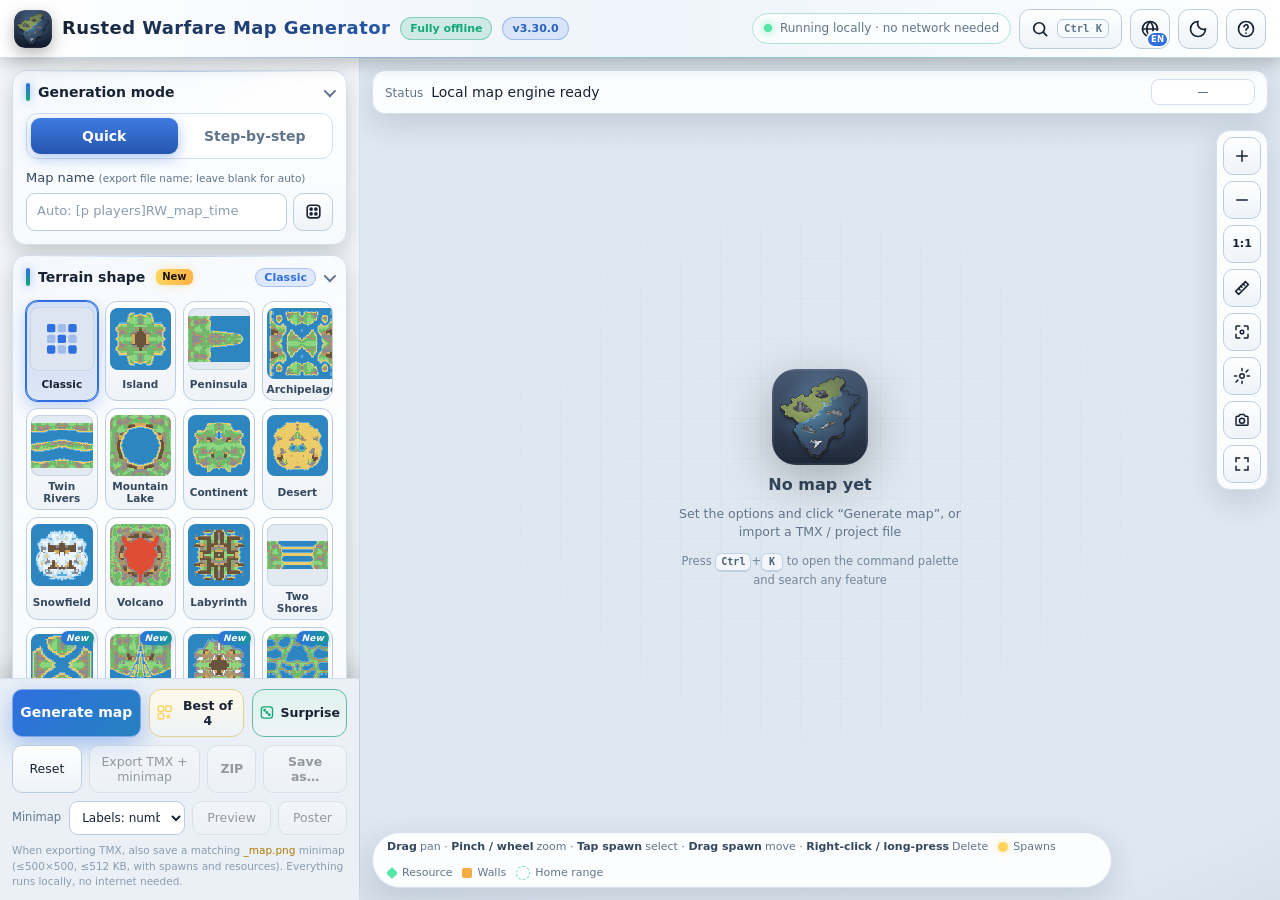
<file: app/src/main/assets/index.html>
<!doctype html>
<html lang="zh-CN">
<head>
<meta charset="utf-8">
<meta name="viewport" content="width=device-width,initial-scale=1,maximum-scale=1,user-scalable=no,viewport-fit=cover">
<meta name="theme-color" content="#0b1220">
<title>铁锈战争地图生成器 · 完整离线版</title>
<link rel="icon" type="image/png" href="icons/icon-192.png">
<link rel="apple-touch-icon" href="icons/icon-192.png">
<link rel="stylesheet" href="style.css">
</head>
<body data-theme="dark" data-tone="dark">
<div id="splash" class="splash" aria-hidden="true">
  <div class="splash-logo"><img src="icons/icon-512.png" alt="" width="96" height="96" decoding="async"></div>
  <div class="splash-title">铁锈战争地图生成器</div>
  <div class="splash-bar"><i></i></div>
</div>

<header class="topbar">
  <button id="menuBtn" class="icon-btn" aria-label="打开编辑面板" aria-expanded="false"><svg viewBox="0 0 24 24" fill="none" stroke="currentColor" stroke-width="2" stroke-linecap="round" aria-hidden="true"><path d="M3 6h18M3 12h18M3 18h18"/></svg></button>
  <div class="brand">
    <span class="logo" aria-hidden="true"><img src="icons/icon-192.png" alt="" width="38" height="38" decoding="async"></span>
    <div class="brand-title">铁锈战争地图生成器</div>
    <span class="badge">完全离线</span><span class="badge sub" id="versionBadge">v—</span>
  </div>
  <div class="top-actions">
    <div class="runtime" id="runtimePill" role="status" tabindex="0" title="引擎状态（异常时点击可重启引擎）"><span class="dot"></span><span id="runtime" aria-live="polite">引擎初始化中…</span></div>
    <button id="cmdkBtn" class="icon-btn cmdk-btn" type="button" aria-label="命令面板（Ctrl+K）" title="命令面板：搜索任意功能（Ctrl+K）"><svg viewBox="0 0 24 24" fill="none" stroke="currentColor" stroke-width="2" stroke-linecap="round" aria-hidden="true"><circle cx="11" cy="11" r="6.5"/><path d="M20 20l-4.2-4.2"/></svg><span class="cmdk-kbd">Ctrl K</span></button>
    <!-- 3.16.0：主题选择面板（经典 / 动态 / 自动三组，内容由 app.js 按 THEMES 生成） -->
    <div class="theme-wrap">
    <button id="themeToggle" class="icon-btn" aria-label="选择主题" aria-haspopup="menu" aria-expanded="false" aria-controls="themeMenu" title="选择主题"><svg viewBox="0 0 24 24" fill="none" stroke="currentColor" stroke-width="2" stroke-linecap="round" aria-hidden="true"><path d="M12 3a9 9 0 1 0 9 9 7 7 0 0 1-9-9z"/></svg><i class="theme-dot" aria-hidden="true"></i></button>
    <div id="themeMenu" class="orient-menu theme-menu" role="menu" aria-label="界面主题" hidden></div>
    </div>
    <!-- 3.10.0：屏幕方向菜单（自动 / 竖屏 / 横屏 / 当前方向），选择由 Android 原生层持久化，下次启动自动恢复 -->
    <div class="orient-wrap">
    <button id="orientToggle" class="icon-btn" data-mode="auto" aria-label="屏幕方向：自动旋转" aria-pressed="false" aria-haspopup="menu" aria-expanded="false" aria-controls="orientMenu" title="屏幕方向"><svg class="oi oi-auto" viewBox="0 0 24 24" fill="none" stroke="currentColor" stroke-width="2" stroke-linecap="round" stroke-linejoin="round" aria-hidden="true"><rect x="7" y="3" width="10" height="18" rx="2.2"/><path d="M11 17.5h2"/><path d="M3.5 9.5a8.5 8.5 0 0 1 3-5"/><path d="M3 6l.4 3.7 3.4-1.2"/><path d="M20.5 14.5a8.5 8.5 0 0 1-3 5"/><path d="M21 18l-.4-3.7-3.4 1.2"/></svg><svg class="oi oi-portrait" viewBox="0 0 24 24" fill="none" stroke="currentColor" stroke-width="2" stroke-linecap="round" stroke-linejoin="round" aria-hidden="true"><rect x="6.5" y="2.5" width="11" height="19" rx="2.4"/><path d="M11 18h2"/><rect x="9.5" y="9.5" width="5" height="4" rx=".9"/><path d="M10.6 9.5V8.4a1.4 1.4 0 0 1 2.8 0v1.1"/></svg><svg class="oi oi-landscape" viewBox="0 0 24 24" fill="none" stroke="currentColor" stroke-width="2" stroke-linecap="round" stroke-linejoin="round" aria-hidden="true"><rect x="2.5" y="6.5" width="19" height="11" rx="2.4"/><path d="M18 11v2"/><rect x="9.5" y="10.5" width="5" height="4" rx=".9"/><path d="M10.6 10.5V9.4a1.4 1.4 0 0 1 2.8 0v1.1"/></svg><i class="orient-lock-dot" aria-hidden="true"></i></button>
    <div id="orientMenu" class="orient-menu" role="menu" aria-label="屏幕方向" hidden>
      <div class="om-head">屏幕方向</div>
      <button type="button" role="menuitemradio" aria-checked="false" data-orient="auto"><span class="om-ico"><svg class="oi oi-auto" viewBox="0 0 24 24" fill="none" stroke="currentColor" stroke-width="2" stroke-linecap="round" stroke-linejoin="round" aria-hidden="true"><rect x="7" y="3" width="10" height="18" rx="2.2"/><path d="M11 17.5h2"/><path d="M3.5 9.5a8.5 8.5 0 0 1 3-5"/><path d="M3 6l.4 3.7 3.4-1.2"/><path d="M20.5 14.5a8.5 8.5 0 0 1-3 5"/><path d="M21 18l-.4-3.7-3.4 1.2"/></svg></span><span class="om-txt"><b>自动旋转</b><small>跟随手机重力感应</small></span><i class="om-check" aria-hidden="true"></i></button>
      <button type="button" role="menuitemradio" aria-checked="false" data-orient="portrait"><span class="om-ico"><svg class="oi oi-portrait" viewBox="0 0 24 24" fill="none" stroke="currentColor" stroke-width="2" stroke-linecap="round" stroke-linejoin="round" aria-hidden="true"><rect x="6.5" y="2.5" width="11" height="19" rx="2.4"/><path d="M11 18h2"/><rect x="9.5" y="9.5" width="5" height="4" rx=".9"/><path d="M10.6 9.5V8.4a1.4 1.4 0 0 1 2.8 0v1.1"/></svg></span><span class="om-txt"><b>锁定竖屏</b><small>单手编辑、浏览参数更方便</small></span><i class="om-check" aria-hidden="true"></i></button>
      <button type="button" role="menuitemradio" aria-checked="false" data-orient="landscape"><span class="om-ico"><svg class="oi oi-landscape" viewBox="0 0 24 24" fill="none" stroke="currentColor" stroke-width="2" stroke-linecap="round" stroke-linejoin="round" aria-hidden="true"><rect x="2.5" y="6.5" width="19" height="11" rx="2.4"/><path d="M18 11v2"/><rect x="9.5" y="10.5" width="5" height="4" rx=".9"/><path d="M10.6 10.5V9.4a1.4 1.4 0 0 1 2.8 0v1.1"/></svg></span><span class="om-txt"><b>锁定横屏</b><small>画布更宽，适合大地图</small></span><i class="om-check" aria-hidden="true"></i></button>
      <button type="button" role="menuitemradio" aria-checked="false" data-orient="current"><span class="om-ico"><svg viewBox="0 0 24 24" fill="none" stroke="currentColor" stroke-width="2" stroke-linecap="round" stroke-linejoin="round" aria-hidden="true"><circle cx="12" cy="12" r="3"/><path d="M12 2v3M12 19v3M2 12h3M19 12h3"/><circle cx="12" cy="12" r="7.5"/></svg></span><span class="om-txt"><b>锁定当前方向</b><small>以手机此刻的朝向为准</small></span><i class="om-check" aria-hidden="true"></i></button>
      <div class="om-foot">设置保存在本机，下次打开自动保持</div>
    </div>
    </div>
    <button id="helpBtn" class="icon-btn" aria-label="快捷键与帮助" title="快捷键与帮助"><svg viewBox="0 0 24 24" fill="none" stroke="currentColor" stroke-width="2" stroke-linecap="round" aria-hidden="true"><circle cx="12" cy="12" r="9"/><path d="M9.6 9.3a2.5 2.5 0 1 1 3.6 2.3c-.8.4-1.2 1-1.2 1.9M12 17h.01"/></svg></button>
  </div>
</header>

<main>
<aside class="sidebar" id="sidebar" aria-label="地图编辑面板">
  <div class="drawer-head"><b>编辑面板</b><button id="drawerClose" class="icon-btn" type="button" aria-label="关闭编辑面板"><svg viewBox="0 0 24 24" fill="none" stroke="currentColor" stroke-width="2.2" stroke-linecap="round" aria-hidden="true"><path d="M6 6l12 12M18 6L6 18"/></svg></button></div>
  <div class="sidebar-scroll" id="sidebarScroll">

  <section class="card" data-card="mode">
    <button class="section-title" type="button"><span>生成方式</span><i class="chev"></i></button>
    <div class="card-body"><div>
      <div class="tabs" role="tablist"><button id="quickTab" class="active" role="tab" aria-selected="true">快速生成</button><button id="wizardTab" role="tab" aria-selected="false">分步编辑</button><span class="tab-ink" aria-hidden="true"></span></div>
      <label class="wide-label"><span>地图名称 <small>（导出文件名，可留空自动命名）</small></span>
        <span class="name-row"><input id="mapName" type="text" maxlength="60" placeholder="自动：[p人数]铁锈地图_时间" autocomplete="off" spellcheck="false"><button id="nameDice" class="name-dice" type="button" aria-label="随机起一个地图名" title="随机起名（按主题 / 形态 / 人数）"><svg viewBox="0 0 24 24" fill="none" stroke="currentColor" stroke-width="2" stroke-linejoin="round" aria-hidden="true"><rect x="4" y="4" width="16" height="16" rx="4"/><circle cx="9" cy="9" r="1.3" fill="currentColor"/><circle cx="15" cy="15" r="1.3" fill="currentColor"/><circle cx="15" cy="9" r="1.3" fill="currentColor"/><circle cx="9" cy="15" r="1.3" fill="currentColor"/></svg></button></span></label>
    </div></div>
  </section>

  <section class="card shape-card" id="shapeSec" data-card="shape">
    <button class="section-title" type="button"><span>地形形态 <em class="new-tag">新</em></span><small class="shape-tag" id="shapeTag">经典</small><i class="chev"></i></button>
    <div class="card-body"><div>
    <div class="shape-grid" id="shapeGrid" role="radiogroup" aria-label="地形形态"></div>
    <div class="shape-detail" id="shapeDetail" hidden>
      <button type="button" class="shape-preview" id="shapePreviewWrap" title="所见即所得：生成时使用与预览相同的种子（点击预览直接生成）" aria-label="形态预览，点击生成地图"><canvas id="shapePreview" width="160" height="160"></canvas><span class="shape-preview-badge" id="shapePreviewBadge">预览</span><span class="shape-preview-spin" aria-hidden="true"></span></button>
      <div class="shape-info">
        <b id="shapeTitle">—</b><small id="shapeDesc"></small>
        <div class="shape-stats" id="shapeStats"></div>
        <small class="shape-rec" id="shapeRec"></small>
      </div>
    </div>
    <div id="shapeFields" hidden>
      <div class="field-grid compact-fields">
        <label class="shape-range" title="只改变陆地的多少：陆地与模板的参照水体（外海 / 中央湖 / 火山 / 中央水道 / 河道等）此消彼长，山脉位置与地表纹理保持不变"><span>陆地比例 <b id="shapeLandText">50%</b> <small id="shapeLandRef" class="shape-land-ref"></small></span><input id="shapeLand" type="range" min="10" max="90" step="5" value="50"></label>
        <label><span>山地</span><select id="shapeRough"><option value="0.8">少</option><option value="0.3" selected>标准</option><option value="0">多</option></select></label>
        <label class="span2"><span>形态种子</span><span class="seed-row"><input id="shapeSeed" type="number" inputmode="numeric" placeholder="留空 = 每次生成后自动换新"><button id="shapeDice" type="button" class="dice-btn" title="换一个种子" aria-label="换一个种子"><svg viewBox="0 0 24 24" fill="none" stroke="currentColor" stroke-width="2" stroke-linejoin="round" aria-hidden="true"><rect x="3.5" y="3.5" width="17" height="17" rx="4"/><circle cx="8.5" cy="8.5" r="1.3" fill="currentColor"/><circle cx="15.5" cy="15.5" r="1.3" fill="currentColor"/><circle cx="12" cy="12" r="1.3" fill="currentColor"/></svg></button></span><small id="shapeSeedHint"></small></label>
      </div>
      <div class="toolrow shape-tools"><button id="shapeRecSize" type="button">使用推荐尺寸</button><button id="shapeGallery" type="button" class="gallery-btn" title="一次预览 6 个种子的轮廓，挑一个固定或直接生成（G）"><svg viewBox="0 0 24 24" fill="none" stroke="currentColor" stroke-width="2" stroke-linecap="round" stroke-linejoin="round" aria-hidden="true"><rect x="3.5" y="3.5" width="7" height="7" rx="1.6"/><rect x="13.5" y="3.5" width="7" height="7" rx="1.6"/><rect x="3.5" y="13.5" width="7" height="7" rx="1.6"/><rect x="13.5" y="13.5" width="7" height="7" rx="1.6"/></svg>种子画廊</button><button id="shapeOverview" type="button" class="gallery-btn" title="一次预览全部地形形态，横向比较后选用（Shift+G）"><svg viewBox="0 0 24 24" fill="none" stroke="currentColor" stroke-width="2" stroke-linecap="round" stroke-linejoin="round" aria-hidden="true"><rect x="3" y="4" width="5" height="5" rx="1.2"/><rect x="9.5" y="4" width="5" height="5" rx="1.2"/><rect x="16" y="4" width="5" height="5" rx="1.2"/><rect x="3" y="15" width="5" height="5" rx="1.2"/><rect x="9.5" y="15" width="5" height="5" rx="1.2"/><rect x="16" y="15" width="5" height="5" rx="1.2"/></svg>形态总览</button></div>
    </div>
    <label class="switch-row"><span>选择形态时自动套用推荐主题 / 对称 / 层级</span><button id="shapeAuto" class="switch on" role="switch" aria-checked="true" type="button"><i></i></button></label>
    </div></div>
  </section>

  <section class="card" data-card="params">
    <button class="section-title" type="button"><span>地图基本参数</span><i class="chev"></i></button>
    <div class="card-body"><div>
    <div class="field-grid">
      <label><span>地图宽度</span><input id="width" type="number" value="160" min="40" max="2000" inputmode="numeric"><small>40～2000</small></label>
      <label><span>地图高度</span><input id="height" type="number" value="160" min="40" max="2000" inputmode="numeric"><small>40～2000</small></label>
      <label><span>地形模板</span><select id="tileset"><option value="1">模板1 丛林</option><option value="2">模板2 雪山</option><option value="3">模板3 火山</option><option value="4">模板4 沙漠</option><option value="5" selected>模板5 森林</option></select></label>
      <label><span>高度层级</span><input id="heightLevels" type="number" value="7" min="1" max="32" inputmode="numeric"></label>
      <label><span>海洋层级</span><input id="oceanLevels" type="number" value="3" min="0" max="32" inputmode="numeric"></label>
      <label><span>资源点数量</span><input id="resources" type="number" value="12" min="0" max="500" inputmode="numeric"></label>
      <label class="span2"><span>出生点数量</span><input id="players" type="number" value="10" min="0" max="100" inputmode="numeric"><small>指挥中心/出生点 · 最大 100 · 3V3=6，50V50=100 · 自由混战人数自定</small></label>
      <label class="span2"><span>出生点对称</span><select id="mirror"><option value="none">不对称</option><option value="horizontal">X 轴对称</option><option value="vertical" selected>Y 轴对称</option><option value="diagonal1">主对角线对称</option><option value="diagonal2">副对角线对称</option><option value="both">XY 双轴对称</option></select><small id="mirrorHint">当前模式会自动保持出生点成对分布</small></label>
    </div>
    <div id="densityHint" class="density-hint" hidden role="status" aria-live="polite"></div>
    <label class="switch-row" id="nearResRow"><span>近家资源点 <em class="new-tag">新</em> <small>每个出生点周边 10–20 格内自动补足</small></span><button id="nearResToggle" class="switch on" role="switch" aria-checked="true" type="button"><i></i></button></label>
    <div class="field-grid compact-fields" id="nearResFields">
      <label><span>每个出生点</span><select id="nearResCount"><option value="2" selected>2 个</option><option value="3">3 个</option><option value="4">4 个</option></select></label>
      <label class="span2"><span>距离范围（格，直线距离）</span><span class="near-res-range"><input id="nearResMin" type="number" value="10" min="4" max="120" inputmode="numeric"><small>至</small><input id="nearResMax" type="number" value="20" min="4" max="160" inputmode="numeric"></span></label>
    </div>
    <div class="size-presets" aria-label="尺寸预设"><span>尺寸预设</span><button data-size="80">80²</button><button data-size="120">120²</button><button data-size="160">160²</button><button data-size="256">256²</button><button data-size="400">400²</button></div>
    <div class="preset-row" aria-label="我的参数方案"><span>我的方案</span><select id="userPreset" aria-label="选择已保存的参数方案"><option value="">暂无方案</option></select><button id="presetSave" type="button" title="把当前参数保存为方案">保存</button><button id="presetDel" type="button" title="删除所选方案" disabled>删除</button></div>
    <!-- 3.17.0：配方码（整套参数 + 形态种子编成短码，发给别人粘贴即可还原） -->
    <div class="recipe-row" aria-label="配方码"><span>配方码 <em class="new-tag">新</em></span><button id="recipeCopy" type="button" title="把整套参数（含地形形态与种子）编成一串短码，发到群里，对方粘贴即可还原"><svg viewBox="0 0 24 24" fill="none" stroke="currentColor" stroke-width="2" stroke-linecap="round" stroke-linejoin="round" aria-hidden="true"><rect x="8" y="8" width="12" height="12" rx="2.5"/><path d="M16 8V6a2 2 0 0 0-2-2H6a2 2 0 0 0-2 2v8a2 2 0 0 0 2 2h2"/></svg><span class="rc-label">复制配方码</span><span class="rc-done">已复制</span></button><button id="recipePaste" type="button" title="粘贴别人分享的配方码，一键套用参数（也可以在画布区直接 Ctrl+V）"><svg viewBox="0 0 24 24" fill="none" stroke="currentColor" stroke-width="2" stroke-linecap="round" stroke-linejoin="round" aria-hidden="true"><rect x="6" y="4" width="12" height="17" rx="2.5"/><path d="M9.5 4V3h5v1M9 11h6M9 15h4"/></svg><span>使用配方码</span></button></div>
    </div></div>
  </section>

  <section class="card v3-card" id="spawnSec" data-card="spawn">
    <button class="section-title" type="button"><span>出生点 / 队伍控制台</span><i class="chev"></i></button>
    <div class="card-body"><div>
    <div class="v3-summary">
      <div><b id="terrainSummary">—</b><small>地形尺寸</small></div>
      <div><b id="spawnSummary">0</b><small>出生点</small></div>
      <div class="gauge-cell"><svg class="gauge" viewBox="0 0 36 36" aria-hidden="true"><circle class="gauge-bg" cx="18" cy="18" r="15.5"/><circle id="gaugeArc" class="gauge-arc" cx="18" cy="18" r="15.5" pathLength="100"/></svg><b id="fairnessSummary">—</b><small>公平度</small></div>
    </div>
    <div class="field-grid compact-fields">
      <label><span>模式预设</span><select id="gamePreset"><option value="1v1">1V1</option><option value="2v2">2V2</option><option value="3v3">3V3</option><option value="4v4">4V4</option><option value="5v5" selected>5V5</option><option value="10v10">10V10</option><option value="20v20">20V20</option><option value="30v30">30V30</option><option value="40v40">40V40</option><option value="50v50">50V50</option><option value="ffa">自由混战（FFA）</option><option value="free">自由配置</option></select></label>
      <label><span>设为玩家 1（交换槽位）</span><select id="humanSlot" aria-label="选择作为玩家 1 起始槽位的出生点"></select></label>
      <label><span>对称强度</span><select id="symmetryStrength"><option value="strict">严格</option><option value="balanced" selected>平衡</option><option value="soft">柔性（不镜像）</option></select></label>
      <label><span>槽位顺序</span><select id="slotOrder"><option value="alternate" selected>A/B 交替（奇偶分队）</option><option value="grouped">A 队在前</option><option value="engine">保持原顺序</option></select></label>
    </div>
    <div class="toolrow v3-tools">
      <button id="spawnAuto" class="primary-soft">智能重新布置</button><button id="spawnTune" class="tune-btn" title="在当前布局附近微调出生点、提高公平度；对称与近家资源保持不变（O）"><svg viewBox="0 0 24 24" fill="none" stroke="currentColor" stroke-width="2" stroke-linecap="round" stroke-linejoin="round" aria-hidden="true"><path d="M4 21v-7M4 10V3M12 21v-9M12 8V3M20 21v-5M20 12V3M1 14h6M9 8h6M17 16h6"/></svg>一键微调</button><button id="smartToggle" class="active">自动优化：开</button><button id="spawnReorder">按队伍排槽位</button>
      <button id="spawnAnalyze">公平度分析</button><button id="slotTable">槽位映射表</button><button id="mapDoctor" class="doctor-btn" title="检查出生点连通性、领地与资源平衡（D）">地图体检</button><button id="spawnUndo">撤销</button><button id="spawnRedo">重做</button>
      <button id="nearResFill" title="按当前出生点，为每个出生点周边补足近家资源点；导入的地图不会自动触发，需要在这里手动执行一次">补齐近家资源</button>
    </div>
    <div id="slotBadge" class="slot-badge" hidden aria-live="polite"></div>
    <div class="layer-row" role="group" aria-label="图层">
      <button id="layerTerrain" class="chip active" role="switch" aria-checked="true">地形</button><button id="layerSpawns" class="chip active" role="switch" aria-checked="true">出生点</button><button id="layerResources" class="chip active" role="switch" aria-checked="true">资源</button><button id="layerWalls" class="chip active" role="switch" aria-checked="true">墙体</button><button id="layerGrid" class="chip" role="switch" aria-checked="false">网格</button><button id="layerTerritory" class="chip chip-terr" role="switch" aria-checked="false" title="按行走距离显示双方领地（T）">领地</button><button id="layerRoutes" class="chip chip-route" role="switch" aria-checked="false" title="每位玩家到最近敌人的最短行走路线（L）">路线</button><button id="layerNearRes" class="chip chip-near active" role="switch" aria-checked="true" title="选中出生点时显示 10–20 格近家资源范围圈（N）">近家圈</button><button id="layerSymmetry" class="chip chip-sym" role="switch" aria-checked="false" title="检查地形 / 出生点 / 资源是否与镜像位置一致（Y）">对称</button><button id="layerSpots" class="chip chip-spots" role="switch" aria-checked="false" title="落点热力：哪里放下一个出生点最宽敞（K）">落点</button>
    </div>
    <div id="spawnList" class="spawn-list"></div>
    <div id="fairnessReport" class="analysis-report">生成地图后可查看：出生点间距、边缘距离、资源距离、两队平衡度。</div>
    </div></div>
  </section>

  <section class="card" id="gridSec" data-card="coast">
    <button class="section-title" type="button"><span>海岸线模板</span><i class="chev"></i></button>
    <div class="card-body"><div>
    <div class="coast-note" hidden>当前使用「地形形态」生成陆地，5×5 海岸线模板暂不生效；在「地形形态」中选择「经典」即可恢复。</div>
    <div class="hint">点击方格开关陆地区域：<span class="hint-demo on-demo">✓ 陆地</span> / <span class="hint-demo off-demo">✕ 水域</span>。开启出生点对称后，镜像方格会同步联动。</div>
    <div id="grid" class="grid"></div>
    <div class="toolrow"><button id="gridRandom">随机模板</button><button id="gridInvert">反转</button><button id="gridDefault">默认</button></div>
    </div></div>
  </section>

  <section class="card" id="wizardSec" data-card="wizard" hidden>
    <button class="section-title" type="button"><span>地图编辑步骤</span><i class="chev"></i></button>
    <div class="card-body"><div>
    <div id="steps" class="steps"></div>
    <div class="step-progress" aria-hidden="true"><i id="stepProgress"></i></div>

    <div class="editor-block" data-step="0">
      <div class="block-title">① 海岸线</div>
      <div class="toolrow"><button data-act="run_coastline" class="primary-soft">生成海岸线</button><button id="imageImport">从图片导入</button></div>
      <input id="imageFile" type="file" accept="image/*" hidden>
      <div id="imageName" class="mini-status">未导入图片 · 暗色=水域，亮色=陆地，绿色=缺口</div>
    </div>

    <div class="editor-block" data-step="1">
      <div class="block-title">② 墙体 / 丘陵</div>
      <div class="toolrow"><button id="brushMode" class="active">画笔</button><button id="polygonMode">多边形分层</button></div>
      <div id="brushControls">
        <div class="toolrow compact"><button id="wallBrush" class="active">墙体</button><button id="gapBrush">缺口</button><button id="eraseBrush">橡皮</button></div>
        <label class="range-label">画笔大小 <b id="brushSizeText">3</b><input id="brushSize" type="range" min="1" max="9" step="2" value="3"></label>
        <div class="toolrow compact"><button data-act="undo_brush">撤销</button><button data-act="redo_brush">重做</button><button data-act="clear_brush_walls">清空</button></div>
      </div>
      <div id="polygonControls" hidden>
        <div class="mini-status">点击地图逐点绘制；再次点击起点闭合多边形。嵌套区域会形成更高地形层级。</div>
        <div class="toolrow compact"><button id="cancelPolygon">取消绘制</button><button data-act="undo_polygons">撤销</button><button data-act="redo_polygons">重做</button></div>
        <div class="toolrow compact"><button id="deletePolygon">删除选中</button><button id="toggleGap">切换边缘缺口</button><button data-act="clear_all_polygons">清空全部</button></div>
        <div id="polygonInfo" class="mini-status">暂无多边形</div>
      </div>
    </div>

    <div class="editor-block" data-step="2">
      <div class="block-title">③ 高度与海洋</div>
      <label class="range-label">墙体吸附强度 <b id="magnetText">0</b><input id="wallMagnetism" type="range" min="0" max="100" step="5" value="0"></label>
      <label class="wide-label inline"><span>随机种子</span><input id="seed" type="number" inputmode="numeric" placeholder="留空 = 随机"></label>
      <div class="toolrow"><button data-act="run_height_ocean" class="primary-soft">生成高度与海洋</button><button id="fitMap">适应画布</button></div>
    </div>

    <div class="editor-block" data-step="3">
      <div class="block-title">④ 指挥中心 / 出生点</div>
      <div class="toolrow compact"><button id="ccManual" class="active">手动放置</button><button id="ccRandom">智能随机</button><button data-act="undo_cc">撤销</button><button data-act="clear_cc">清空</button></div>
      <div class="mini-status">手动模式下点击放置（自动按对称镜像）；拖动出生点可移动；右键/长按删除。</div>
    </div>

    <div class="editor-block" data-step="4">
      <div class="block-title">⑤ 资源点</div>
      <div class="toolrow compact"><button id="resManual" class="active">手动放置</button><button id="resRandom">随机</button><button data-act="undo_resource">撤销</button><button data-act="clear_resource">清空</button></div>
      <div class="mini-status">手动模式下点击放置资源点；右键/长按删除附近资源点。</div>
    </div>

    <div class="editor-block" data-step="5">
      <div class="block-title">⑥ 完成与导出</div>
      <div class="toolrow"><button data-act="run_finalize" class="primary-soft">完成地图并生成 TMX</button><button id="exportZip" disabled>导出 ZIP 包</button></div>
      <div class="mini-status">导出时自动附带小地图图片：地图文件名去掉 .tmx 后加 <em>_map</em>，如 <code>[p2](2)泥沼by_MP97.tmx</code> → <code>[p2](2)泥沼by_MP97_map.png</code>（≤500×500、≤512KB，与画布一样显示出生点编号和资源点，样式可在底部「小地图」中选择）。</div>
    </div>
    </div></div>
  </section>

  <section class="card v3-card" data-card="project">
    <button class="section-title" type="button"><span>项目 / 恢复</span><i class="chev"></i></button>
    <div class="card-body"><div>
    <div class="toolrow quad"><button id="projectNew">新建</button><button id="projectSave">保存项目</button><button id="projectLoad">恢复项目</button><button id="projectExport">导出项目</button></div>
    <div class="toolrow quad"><button id="tmxImport">导入 TMX/项目</button><button id="undoGlobal">全局撤销</button><button id="redoGlobal">全局重做</button><button id="autoSaveToggle" class="active">自动保存：开</button></div>
    <input id="tmxFile" type="file" accept=".tmx,.xml,.json,application/json,text/xml" hidden>
    <label class="switch-row"><span>生成过程动画</span><button id="animToggle" class="switch on" role="switch" aria-checked="true"><i></i></button></label>
    <div class="toolrow prev-row"><button id="projectPrev" type="button" disabled title="重新生成前会自动备份；再点一次可换回">上一张地图 ⇄</button><button id="cmpBtn" type="button" class="cmp-btn" disabled title="新旧对比：拖动分界线对照上一张与当前地图（X）"><svg viewBox="0 0 24 24" fill="none" stroke="currentColor" stroke-width="2" stroke-linecap="round" stroke-linejoin="round" aria-hidden="true"><rect x="3.5" y="4.5" width="17" height="15" rx="2.5"/><path d="M12 2.5v19"/><path d="M8.5 10l-2 2 2 2M15.5 10l2 2-2 2"/></svg>对比</button></div>
    <div class="toolrow hist-btns"><button id="histSave" type="button" title="把当前地图（含 TMX 与缩略图）保存为一个历史快照">保存快照</button><button id="histOpen" type="button" title="查看 / 恢复 / 删除历史快照">历史版本</button></div>
    <div class="export-loc" id="exportLocRow" hidden>
      <div class="export-loc-head"><span>导出位置</span><small id="exportLocTag">默认</small></div>
      <code id="exportLocName">下载目录（Download）</code>
      <div class="toolrow"><button id="exportLocChange" type="button">选择文件夹…</button><button id="exportLocReset" type="button" disabled>恢复下载目录</button></div>
    </div>
    <div class="mini-status save-status" id="saveStatus" role="status" aria-live="polite" hidden></div>
    <div class="mini-status" id="projectInfo">项目草稿保存在本机（IndexedDB），不会上传。支持恢复上次编辑状态。</div>
    </div></div>
  </section>

  </div>
  <section class="action-card" id="actionCard">
    <div class="gen-row">
      <button id="generate" class="primary"><span class="btn-label">生成地图</span></button>
      <button id="bestOf" class="best-btn" type="button" title="择优生成：一次生成多张候选地图，自动体检评分后挑一张（Ctrl+Shift+Enter）"><svg viewBox="0 0 24 24" fill="none" stroke="currentColor" stroke-width="2" stroke-linecap="round" stroke-linejoin="round" aria-hidden="true"><rect x="3" y="3" width="7.5" height="7.5" rx="1.6"/><rect x="13.5" y="3" width="7.5" height="7.5" rx="1.6"/><rect x="3" y="13.5" width="7.5" height="7.5" rx="1.6"/><path d="M17.2 13.6l1.1 2.4 2.6.3-1.9 1.8.5 2.6-2.3-1.3-2.3 1.3.5-2.6-1.9-1.8 2.6-.3z" fill="currentColor" stroke="none"/></svg><span id="bestOfLabel">择优 ×4</span></button>
      <button id="surprise" class="surprise-btn" type="button" title="惊喜生成：随机一套参数并立即生成（好玩）"><svg viewBox="0 0 24 24" fill="none" stroke="currentColor" stroke-width="2" stroke-linejoin="round" aria-hidden="true"><rect x="3.5" y="3.5" width="17" height="17" rx="4"/><circle cx="8.5" cy="8.5" r="1.2" fill="currentColor"/><circle cx="15.5" cy="15.5" r="1.2" fill="currentColor"/><circle cx="12" cy="12" r="1.2" fill="currentColor"/></svg><span>惊喜</span></button>
    </div>
    <div class="action-row four"><button id="reset">恢复默认</button><button id="export" disabled title="导出 TMX 地图与同名 _map.png 小地图（Ctrl+E）">导出 TMX+小地图</button><button id="exportZipQuick" disabled title="打包 TMX + 小地图 + 说明.txt（含槽位表与体检摘要）">ZIP</button><button id="saveAsBtn" disabled title="另存为：自定义文件名、导出内容与保存位置（Ctrl+Shift+S）">另存为…</button></div>
    <div class="png-row"><label class="png-style"><span>小地图</span><select id="mapPngStyle" aria-label="小地图样式"><option value="full" selected>标注：编号 + 资源</option><option value="dots">标注：仅点位</option><option value="terrain">纯地形</option></select></label><button id="pngPreview" disabled>预览</button><button id="posterBtn" disabled title="导出带体检数据的分享海报">海报</button></div>
    <div class="footer-note">导出 TMX 时同时保存同名 <em>_map.png</em> 小地图（≤500×500、≤512KB，含出生点与资源点）。所有操作均在本机完成，无需联网。<span id="dirtyNote" class="dirty-note" hidden>· 地图已修改，导出时将重新生成 TMX</span></div>
  </section>
</aside>

<article class="map-panel no-map" id="mapPanel">
  <div class="toolbar">
    <div class="status-wrap"><span class="status-label">状态</span><span id="status" aria-live="polite">等待本地生成引擎…</span></div>
    <span id="stats" class="stats"></span><button id="healthBadge" class="health-badge" type="button" hidden aria-label="地图健康度"><svg viewBox="0 0 24 24" fill="none" stroke="currentColor" stroke-width="2.2" stroke-linecap="round" stroke-linejoin="round" aria-hidden="true"><path d="M3 12h4l2.2-5 3.6 10L15 12h6"/></svg><span class="hb-num">0</span><span class="hb-delta" aria-hidden="true"></span></button><!-- 3.17.0：实时体检徽章 --><span id="coord" class="coord" aria-live="off">—</span>
  </div>
  <div class="theme-fx" aria-hidden="true"><i class="fx-a"></i><i class="fx-b"></i><i class="fx-c"></i></div><!-- 3.16.0：动态主题背景图层（画布在动态主题下透明清屏） -->
  <canvas id="map" aria-label="地图画布"></canvas>
  <div class="empty-state" id="emptyState">
    <div class="empty-art" aria-hidden="true"><img src="icons/icon-192.png" alt="" width="96" height="96" decoding="async"></div>
    <b>还没有地图</b>
    <span>设置参数后点击「生成地图」，或导入 TMX / 项目文件</span>
    <span class="empty-tip">按 <kbd>Ctrl</kbd>+<kbd>K</kbd> 打开命令面板，搜索任意功能</span>
  </div>
  <!-- 3.15.0：测距地形剖面 -->
  <div id="measureProfile" class="measure-profile" aria-hidden="true" aria-live="polite"></div>

  <div class="tool-palette" id="toolPalette" hidden role="toolbar" aria-label="画布工具">
    <button data-tool="pan" class="active" title="平移 / 选择（拖动出生点可移动）"><svg viewBox="0 0 24 24" fill="none" stroke="currentColor" stroke-width="2" stroke-linecap="round"><path d="M12 3v18M3 12h18M12 3l-3 3M12 3l3 3M12 21l-3-3M12 21l3-3M3 12l3-3M3 12l3 3M21 12l-3-3M21 12l-3 3"/></svg><span>平移</span></button>
    <button data-tool="brush" title="画笔：绘制墙体/缺口"><svg viewBox="0 0 24 24" fill="none" stroke="currentColor" stroke-width="2" stroke-linecap="round"><path d="M4 20c3 0 5-1.5 5-4a2.5 2.5 0 0 0-5 0M9 16l11-11-2-2L7 14"/></svg><span>画笔</span></button>
    <button data-tool="polygon" title="多边形分层"><svg viewBox="0 0 24 24" fill="none" stroke="currentColor" stroke-width="2" stroke-linejoin="round"><path d="M12 3l8 6-3 11H7L4 9z"/></svg><span>多边形</span></button>
    <button data-tool="cc" title="放置出生点"><svg viewBox="0 0 24 24" fill="none" stroke="currentColor" stroke-width="2"><circle cx="12" cy="12" r="6"/><circle cx="12" cy="12" r="1.5" fill="currentColor"/></svg><span>出生点</span></button>
    <button data-tool="resource" title="放置资源点"><svg viewBox="0 0 24 24" fill="none" stroke="currentColor" stroke-width="2" stroke-linejoin="round"><path d="M12 3l7 9-7 9-7-9z"/></svg><span>资源</span></button>
  </div>

  <div class="map-controls" role="group" aria-label="视图控制">
    <button id="zoomIn" title="放大 (+)" aria-label="放大"><svg viewBox="0 0 24 24" fill="none" stroke="currentColor" stroke-width="2" stroke-linecap="round"><path d="M12 5v14M5 12h14"/></svg></button>
    <button id="zoomOut" title="缩小 (-)" aria-label="缩小"><svg viewBox="0 0 24 24" fill="none" stroke="currentColor" stroke-width="2" stroke-linecap="round"><path d="M5 12h14"/></svg></button>
    <button id="zoomReset" title="1:1 像素 (0)" aria-label="一比一"><span class="txt">1:1</span></button>
    <button id="measureBtn" title="测距 (U)：量直线与步行距离" aria-label="测距" aria-pressed="false"><svg viewBox="0 0 24 24" fill="none" stroke="currentColor" stroke-width="2" stroke-linecap="round" stroke-linejoin="round"><path d="M3.5 16.5 16.5 3.5l4 4-13 13z"/><path d="M7.5 12.5l2 2M10.5 9.5l1.5 1.5M13.5 6.5l2 2"/></svg></button>
    <button id="focusBtn" title="专注模式 (Z)：收起侧栏和顶栏，画布铺满" aria-label="专注模式" aria-pressed="false"><svg viewBox="0 0 24 24" fill="none" stroke="currentColor" stroke-width="2" stroke-linecap="round" stroke-linejoin="round" aria-hidden="true"><path d="M9 4H5a1 1 0 0 0-1 1v4M15 4h4a1 1 0 0 1 1 1v4M9 20H5a1 1 0 0 1-1-1v-4M15 20h4a1 1 0 0 0 1-1v-4"/><circle cx="12" cy="12" r="2.4"/></svg></button>
 <button id="tourBtn" title="出生点巡视 (. / ,)：飞到下一个出生点并显示玩家数据；Shift+点击 = 上一个" aria-label="出生点巡视"><svg viewBox="0 0 24 24" fill="none" stroke="currentColor" stroke-width="2" stroke-linecap="round" stroke-linejoin="round" aria-hidden="true"><circle cx="12" cy="12" r="3"/><path d="M12 2v3M12 19v3M2 12h3M19 12h3"/><path d="M17.5 6.5 20 4M4 20l2.5-2.5"/></svg></button>
    <button id="shotBtn" title="保存当前视图截图（含已开启的图层）" aria-label="保存当前视图截图"><svg viewBox="0 0 24 24" fill="none" stroke="currentColor" stroke-width="2" stroke-linecap="round" stroke-linejoin="round" aria-hidden="true"><path d="M4 8.5A1.5 1.5 0 0 1 5.5 7h2.2l1.5-2.2h5.6L16.3 7h2.2A1.5 1.5 0 0 1 20 8.5v9a1.5 1.5 0 0 1-1.5 1.5h-13A1.5 1.5 0 0 1 4 17.5z"/><circle cx="12" cy="13" r="3.4"/></svg></button>
    <button id="clearView" title="适应画布 (F)" aria-label="适应画布"><svg viewBox="0 0 24 24" fill="none" stroke="currentColor" stroke-width="2" stroke-linecap="round"><path d="M4 9V4h5M20 9V4h-5M4 15v5h5M20 15v5h-5"/></svg></button>
  </div>

  <div class="minimap-wrap" id="minimapWrap"><span class="minimap-label">小地图</span><canvas id="minimap" aria-label="地图小地图" width="256" height="256"></canvas></div>
  <div class="legend" id="legend">
    <span class="legend-tip" id="legendTip"><b>拖动</b>平移 · <b>双指/滚轮</b>缩放 · <b>点出生点</b>选中 · <b>拖出生点</b>移动 · <b>右键/长按</b>删除</span>
    <span class="legend-item"><i class="legend-dot cc"></i>出生点</span>
    <span class="legend-item"><i class="legend-dot res"></i>资源点</span>
    <span class="legend-item"><i class="legend-dot wall"></i>墙体</span>
    <span class="legend-item legend-terr legend-ab"><i class="legend-dot ta"></i>A 领地</span><span class="legend-item legend-terr legend-ab"><i class="legend-dot tb"></i>B 领地</span><span class="legend-item legend-ffa"><i class="legend-dot tf"></i>各玩家领地（每人一色）</span><span class="legend-item legend-terr"><i class="legend-dot tx"></i>孤岛</span><span class="legend-item legend-route"><i class="legend-dot rt"></i>接敌路线</span><span class="legend-item legend-near"><i class="legend-dot nr"></i>近家范围</span><span class="legend-item legend-sym"><i class="legend-dot s3"></i>陆/水不对称</span><span class="legend-item legend-sym"><i class="legend-dot s2"></i>墙体不对称</span><span class="legend-item legend-sym"><i class="legend-dot sx"></i>无镜像点</span><span class="legend-item legend-spots"><i class="legend-dot sp"></i>落点：冷 = 拥挤 · 暖 = 宽敞</span>
  </div>
  <div id="busy" class="busy" hidden role="status" aria-live="assertive">
    <div class="busy-inner">
      <div class="spinner"><i></i><i></i><i></i></div>
      <span id="busyText">正在处理…</span>
      <div class="progress-track"><div id="progressBar" class="progress-bar indeterminate"></div></div>
      <span id="busyStage"></span>
      <span id="busyElapsed" class="busy-elapsed"></span>
      <div id="busyThumbs" class="busy-thumbs" hidden aria-hidden="true"></div>
      <div class="busy-actions"><button id="busySkip" hidden>跳过动画</button><button id="busyCancel" class="ghost-danger">取消</button></div>
    </div>
  </div>
  <div class="fab-group" id="fabGroup" role="group" aria-label="快捷操作">
    <button id="fabUndo" class="fab" title="全局撤销" aria-label="全局撤销" disabled><svg viewBox="0 0 24 24" fill="none" stroke="currentColor" stroke-width="2.2" stroke-linecap="round" stroke-linejoin="round"><path d="M9 14 4 9l5-5"/><path d="M4 9h10.5a5.5 5.5 0 0 1 0 11H11"/></svg></button>
    <button id="fabExport" class="fab" title="导出 TMX+小地图" aria-label="导出 TMX 与小地图" disabled><svg viewBox="0 0 24 24" fill="none" stroke="currentColor" stroke-width="2.2" stroke-linecap="round" stroke-linejoin="round"><path d="M12 3v12M7 10l5 5 5-5M5 21h14"/></svg></button>
    <button id="fabGenerate" class="fab fab-main" title="生成地图" aria-label="生成地图"><svg viewBox="0 0 24 24" fill="none" stroke="currentColor" stroke-width="2.2" stroke-linecap="round" stroke-linejoin="round"><path d="M12 3l1.8 4.7L18.5 9.5l-4.7 1.8L12 16l-1.8-4.7L5.5 9.5l4.7-1.8z"/><path d="M19 15l.8 2.2L22 18l-2.2.8L19 21l-.8-2.2L16 18l2.2-.8z"/></svg></button>
  </div>
  <!-- 3.19.0：出生点巡视的玩家卡片 -->
  <div id="spawnCard" class="spawn-card" hidden role="status" aria-live="polite"></div>
  <!-- 3.17.0：触屏放大镜 + 专注模式退出胶囊 -->
  <canvas id="loupe" class="loupe" width="124" height="124" aria-hidden="true" hidden></canvas>
  <button id="focusExit" class="focus-pill" type="button" aria-label="退出专注模式"><svg viewBox="0 0 24 24" fill="none" stroke="currentColor" stroke-width="2.2" stroke-linecap="round" stroke-linejoin="round" aria-hidden="true"><path d="M4 9h5V4M20 9h-5V4M4 15h5v5M20 15h-5v5"/></svg>退出专注<kbd>Z</kbd></button>
  <div id="toastBox" class="toast-box" role="status" aria-live="polite"></div>
</article>
</main>
<div id="drawerBackdrop"></div>

<div id="modal" class="modal" hidden role="dialog" aria-modal="true" aria-labelledby="modalTitle">
  <div class="modal-card">
    <div class="modal-title" id="modalTitle"></div>
    <div class="modal-body" id="modalBody"></div>
    <div class="modal-actions"><button id="modalCancel">取消</button><button id="modalOk" class="primary-soft">确定</button></div>
  </div>
</div>

<!-- 3.5.0：PC 版桥接（仅在 Rust/Tauri 宿主中生效，Android 上为空操作） -->
<!-- 3.15.0：命令面板 -->
<div id="cmdk" class="cmdk" hidden role="dialog" aria-modal="true" aria-label="命令面板">
  <div class="cmdk-card">
    <div class="cmdk-search"><svg viewBox="0 0 24 24" fill="none" stroke="currentColor" stroke-width="2" stroke-linecap="round" aria-hidden="true"><circle cx="11" cy="11" r="6.5"/><path d="M20 20l-4.2-4.2"/></svg><input id="cmdkInput" type="text" placeholder="搜索功能：导出、测距、体检、历史…（支持拼音首字母）" autocomplete="off" spellcheck="false" role="combobox" aria-expanded="true" aria-controls="cmdkList"><kbd>Esc</kbd></div>
    <ul id="cmdkList" class="cmdk-list" role="listbox" aria-label="命令"></ul>
    <div class="cmdk-foot"><span><kbd>↑</kbd><kbd>↓</kbd> 选择</span><span><kbd>Enter</kbd> 执行</span><span><kbd>Ctrl</kbd>+<kbd>K</kbd> 开 / 关</span></div>
  </div>
</div>
<script src="desktop-bridge.js"></script>
<!-- 3.8.0：地形形态算法（主线程只用到模板列表与配色；计算在 shape-worker.js 中进行） -->
<script src="terrain-shapes.js"></script>
<script src="i18n.js"></script><!-- 3.26.0：界面多语言（简 / 繁 / EN / FR / DE / 日 / 한 / RU / ES） -->
<script type="module" src="app.js"></script>
</body>
</html>
</file>
<file: app/src/main/assets/style.css>
/* =====================================================================
 * TMX MapForge Offline 3.30.0 · 设计系统（主题切换稳定性修复见 3.28.0；保存反馈优化见 3.30.0）
 * 重写说明：旧版样式由 2.4/2.5/2.6/3.0/3.0.3/3.0.7 多轮覆盖叠加而成，颜色大量硬编码，
 * 「亮白」主题下工具栏/图例/小地图/遮罩/输入框仍是深色。现统一为 CSS 变量驱动的三套主题。
 * ===================================================================== */
:root, body[data-theme="dark"] {
  --bg: #08111f; --bg-grad: radial-gradient(1100px 640px at 78% -12%, #0e1f38 0%, #08111f 55%, #060c16 100%);
  --panel: #0b1626; --panel-2: #0f1c2f; --card: #111e32; --card-2: #0d1828;
  --line: #22344e; --line-2: #2e4566; --text: #e8f0fb; --text-2: #b8c7da; --muted: #7a8fab; --faint: #55698a;
  --input: #0a1423; --btn: #15243a; --btn-2: #112036; --btn-hover: #1b3050;
  --accent: #4b8aff; --accent-2: #37d39b; --accent-ink: #fff; --gold: #ffd45c; --danger: #ff6b6b; --warn: #ffbd5a; --ok: #55e6a5;
  --glass: rgba(11, 21, 36, .86); --shadow: 0 10px 30px rgba(0,0,0,.45); --canvas-bg: #050b14;
  --topbar: linear-gradient(90deg, #0d1a2e, #10233f 55%, #0d1a2e);
  color-scheme: dark;
}
body[data-theme="teal"] {
  --bg: #071a21; --bg-grad: radial-gradient(1100px 640px at 78% -12%, #0b2f38 0%, #071a21 55%, #051216 100%);
  --panel: #0a1f26; --panel-2: #0d2830; --card: #0f2a32; --card-2: #0b2128;
  --line: #1d4450; --line-2: #2a5d6b; --text: #e6f6f7; --text-2: #b4d3d6; --muted: #74a1a7; --faint: #4f7e85;
  --input: #08191f; --btn: #113039; --btn-2: #0d272f; --btn-hover: #15404b;
  --accent: #2fc6b2; --accent-2: #7ee2a8; --glass: rgba(8, 28, 34, .86); --canvas-bg: #04121a;
  --topbar: linear-gradient(90deg, #09232b, #0d3540 55%, #09232b);
  color-scheme: dark;
}
body[data-theme="light"] {
  --bg: #eef3f8; --bg-grad: radial-gradient(1100px 640px at 78% -12%, #ffffff 0%, #eef3f8 60%, #e6edf5 100%);
  --panel: #f4f7fb; --panel-2: #eaf0f6; --card: #ffffff; --card-2: #f7fafd;
  --line: #d3dfeb; --line-2: #bccddf; --text: #172334; --text-2: #34485f; --muted: #60758c; --faint: #8a9cb0;
  --input: #ffffff; --btn: #ffffff; --btn-2: #eef3f8; --btn-hover: #e4edf7;
  --accent: #2f6fe0; --accent-2: #13a874; --glass: rgba(255, 255, 255, .9); --shadow: 0 10px 30px rgba(40,60,90,.16); --canvas-bg: #dfe7f0;
  --topbar: linear-gradient(90deg, #ffffff, #eef4fb, #ffffff);
  color-scheme: light;
}

/* ---------- 基础 ---------- */
*{box-sizing:border-box}
html{-webkit-text-size-adjust:100%}
html,body{margin:0;width:100%;height:100%;overflow:hidden;overscroll-behavior:none}
body{background:var(--bg-grad) fixed,var(--bg);color:var(--text);font:14px/1.45 system-ui,-apple-system,"Microsoft YaHei","PingFang SC","Noto Sans CJK SC",sans-serif;-webkit-tap-highlight-color:transparent;transition:background-color .3s,color .3s}
::selection{background:color-mix(in srgb,var(--accent) 45%,transparent);color:#fff}
button,input,select{font:inherit;color:inherit}
button{position:relative;overflow:hidden;border:1px solid var(--line-2);background:linear-gradient(180deg,var(--btn),var(--btn-2));color:var(--text);border-radius:10px;padding:8px 10px;min-height:38px;cursor:pointer;user-select:none;touch-action:manipulation;transition:transform .12s ease,background .18s ease,border-color .18s ease,box-shadow .18s ease,color .18s}
button:hover:not(:disabled){background:var(--btn-hover);border-color:color-mix(in srgb,var(--accent) 45%,var(--line-2))}
button:active:not(:disabled){transform:scale(.97)}
button:focus-visible,input:focus-visible,select:focus-visible{outline:2px solid var(--accent);outline-offset:2px}
button:disabled{opacity:.42;cursor:not-allowed}
button.active{background:linear-gradient(180deg,color-mix(in srgb,var(--accent) 92%,#fff 8%),color-mix(in srgb,var(--accent) 80%,#000 20%));border-color:color-mix(in srgb,var(--accent) 70%,#fff 30%);color:var(--accent-ink);box-shadow:0 4px 16px color-mix(in srgb,var(--accent) 35%,transparent),inset 0 1px 0 rgba(255,255,255,.18)}
.ripple{position:absolute;border-radius:50%;background:currentColor;opacity:.22;transform:scale(0);pointer-events:none;animation:ripple .55s ease-out forwards}
@keyframes ripple{to{transform:scale(1);opacity:0}}
input,select{min-height:38px;width:100%;border:1px solid var(--line-2);background:var(--input);color:var(--text);border-radius:9px;padding:7px 10px;outline:none;transition:border-color .15s,box-shadow .15s;font-variant-numeric:tabular-nums}
input:focus,select:focus{border-color:var(--accent);box-shadow:0 0 0 3px color-mix(in srgb,var(--accent) 22%,transparent)}
input::placeholder{color:var(--faint)}
small{color:var(--muted)}
a{color:var(--accent)}
kbd{display:inline-block;min-width:22px;padding:1px 6px;border-radius:6px;border:1px solid var(--line-2);border-bottom-width:2px;background:var(--card-2);font:600 11px/1.6 ui-monospace,monospace;text-align:center;color:var(--text-2)}

/* ---------- 启动屏 ---------- */
.splash{position:fixed;inset:0;z-index:100;display:grid;place-content:center;justify-items:center;gap:14px;background:var(--bg);transition:opacity .45s ease,visibility .45s}
.splash.hide{opacity:0;visibility:hidden}
.splash-logo{width:72px;height:72px;border-radius:20px;display:grid;place-content:center;background:linear-gradient(145deg,var(--card),var(--card-2));border:1px solid var(--line-2);box-shadow:var(--shadow);animation:floaty 2.4s ease-in-out infinite}
.splash-logo svg{width:42px;height:42px}
.splash-title{font-weight:800;letter-spacing:1px;color:var(--text-2)}
.splash-bar{width:140px;height:4px;border-radius:9px;background:var(--line);overflow:hidden}
.splash-bar i{display:block;width:40%;height:100%;border-radius:9px;background:linear-gradient(90deg,var(--accent),var(--accent-2));animation:indeterminate 1.1s ease-in-out infinite}
@keyframes floaty{0%,100%{transform:translateY(0)}50%{transform:translateY(-6px)}}

/* ---------- 顶栏 ---------- */
.topbar{height:58px;display:flex;align-items:center;gap:10px;padding:0 14px;padding-left:calc(14px + env(safe-area-inset-left));padding-right:calc(14px + env(safe-area-inset-right));background:var(--topbar);border-bottom:1px solid var(--line);box-shadow:0 4px 18px rgba(0,0,0,.25);position:relative;z-index:5}
.brand{display:flex;align-items:center;gap:10px;min-width:0;flex:1}
.logo{width:38px;height:38px;flex:none;display:grid;place-content:center;border-radius:11px;background:linear-gradient(145deg,var(--card),var(--card-2));border:1px solid var(--line-2);box-shadow:inset 0 1px 0 rgba(255,255,255,.08),0 6px 16px rgba(0,0,0,.3)}
.logo svg{width:22px;height:22px}
.brand-title{font-size:18px;font-weight:800;letter-spacing:.4px;background:linear-gradient(90deg,var(--text),color-mix(in srgb,var(--accent) 70%,var(--text)));-webkit-background-clip:text;background-clip:text;color:transparent;white-space:nowrap;overflow:hidden;text-overflow:ellipsis}
.badge{padding:3px 9px;border-radius:999px;background:color-mix(in srgb,var(--accent-2) 16%,transparent);color:var(--accent-2);font-size:11px;font-weight:750;border:1px solid color-mix(in srgb,var(--accent-2) 40%,transparent);flex:none}
.badge.sub{background:color-mix(in srgb,var(--accent) 12%,transparent);color:color-mix(in srgb,var(--accent) 80%,var(--text));border-color:color-mix(in srgb,var(--accent) 35%,transparent);font-weight:600}
.top-actions{display:flex;align-items:center;gap:8px;flex:none}
.icon-btn{width:40px;height:40px;min-height:40px;padding:0;display:grid;place-content:center;border-radius:11px;flex:none}
#orientToggle.active{color:var(--ok);background:color-mix(in srgb,var(--ok) 16%,transparent)}
.icon-btn svg{width:19px;height:19px}
#menuBtn{display:none}
.runtime{display:flex;align-items:center;gap:8px;color:var(--muted);font-size:12px;padding:6px 11px;border-radius:999px;border:1px solid var(--line);background:color-mix(in srgb,var(--card) 70%,transparent)}
.dot{width:8px;height:8px;border-radius:50%;background:var(--warn);box-shadow:0 0 10px var(--warn);animation:pulse 1.4s ease-in-out infinite}
.runtime[data-level="ok"] .dot{background:var(--ok);box-shadow:0 0 10px var(--ok);animation-duration:2.4s}
.runtime[data-level="err"] .dot{background:var(--danger);box-shadow:0 0 10px var(--danger)}
@keyframes pulse{0%,100%{opacity:1}50%{opacity:.4}}

/* ---------- 主布局 ---------- */
main{display:grid;grid-template-columns:360px 1fr;height:calc(100% - 58px)}
.sidebar{display:flex;flex-direction:column;min-height:0;background:linear-gradient(180deg,var(--panel),var(--panel-2));border-right:1px solid var(--line)}
.sidebar-scroll{flex:1;min-height:0;overflow-y:auto;overflow-x:hidden;padding:12px 12px 4px;overscroll-behavior:contain;scrollbar-width:thin;scrollbar-color:var(--line-2) transparent}
.sidebar-scroll::-webkit-scrollbar{width:8px}.sidebar-scroll::-webkit-scrollbar-thumb{background:var(--line-2);border-radius:8px}

/* ---------- 卡片 + 折叠 ---------- */
.card{margin-bottom:10px;border:1px solid var(--line);background:linear-gradient(160deg,color-mix(in srgb,var(--accent) 5%,transparent),transparent 42%),linear-gradient(180deg,var(--card),var(--card-2));border-radius:14px;box-shadow:inset 0 1px 0 rgba(255,255,255,.04),0 8px 22px rgba(0,0,0,.18);animation:rise .42s cubic-bezier(.2,.8,.2,1) both}
.card:nth-child(2){animation-delay:.04s}.card:nth-child(3){animation-delay:.08s}.card:nth-child(4){animation-delay:.12s}.card:nth-child(5){animation-delay:.16s}.card:nth-child(6){animation-delay:.2s}
@keyframes rise{from{opacity:0;transform:translateY(12px)}to{opacity:1;transform:none}}
.section-title{all:unset;box-sizing:border-box;width:100%;display:flex;align-items:center;gap:8px;padding:12px 13px;cursor:pointer;font-size:14px;font-weight:800;color:var(--text-2);border-radius:14px}
.section-title:focus-visible{outline:2px solid var(--accent);outline-offset:-2px}
.card .section-title{position:relative;overflow:hidden}
.card .section-title:hover:not(:disabled){background:color-mix(in srgb,var(--accent) 6%,transparent);border-color:transparent}
@media (hover:none){.card .section-title:hover:not(:disabled){background:transparent}}
.section-title::before{content:"";width:4px;height:14px;border-radius:2px;background:linear-gradient(180deg,var(--accent),var(--accent-2));box-shadow:0 0 8px color-mix(in srgb,var(--accent) 50%,transparent)}
.section-title span{flex:1}
.chev{width:9px;height:9px;border-right:2px solid var(--muted);border-bottom:2px solid var(--muted);transform:rotate(45deg) translateY(-2px);transition:transform .28s cubic-bezier(.2,.8,.2,1)}
.card.collapsed .chev{transform:rotate(-45deg)}
.card-body{display:grid;grid-template-rows:1fr;transition:grid-template-rows .32s cubic-bezier(.2,.8,.2,1),opacity .25s}
.card-body>div{min-height:0;overflow:hidden;padding:0 13px 13px}
.card.collapsed .card-body{grid-template-rows:0fr;opacity:.2}
.card.collapsed .card-body>div{padding-bottom:0}
#wizardSec.reveal{animation:rise .38s cubic-bezier(.2,.8,.2,1)}

/* ---------- 表单 ---------- */
.field-grid{display:grid;grid-template-columns:1fr 1fr;gap:9px}
.field-grid label,.wide-label{display:grid;gap:5px;color:var(--text-2);min-width:0;font-size:13px}
.field-grid .span2{grid-column:1/-1}
.field-grid small,.wide-label small{font-size:10.5px;min-height:1.2em}
.wide-label{margin-top:10px}
.wide-label.inline{grid-template-columns:auto 1fr;align-items:center;margin:6px 0 8px}
.flash-input{animation:flashInput .7s ease}
@keyframes flashInput{0%{box-shadow:0 0 0 0 color-mix(in srgb,var(--accent) 60%,transparent)}100%{box-shadow:0 0 0 8px transparent}}
.accent-hint{color:color-mix(in srgb,var(--accent) 75%,var(--text))!important;background:linear-gradient(90deg,color-mix(in srgb,var(--accent) 14%,transparent),transparent);padding:4px 7px;border-radius:6px;border-left:2px solid var(--accent)}
.size-presets{display:flex;align-items:center;flex-wrap:wrap;gap:6px;margin-top:10px;font-size:11px;color:var(--muted)}
.size-presets span{margin-right:2px}
.size-presets button{min-height:28px;padding:3px 9px;font-size:11.5px;border-radius:999px}
.tabs{position:relative;display:grid;grid-template-columns:1fr 1fr;gap:4px;padding:4px;border-radius:12px;background:var(--input);border:1px solid var(--line)}
.tabs button{border:0;background:transparent;z-index:1;font-weight:700;color:var(--muted);min-height:36px;box-shadow:none}
.tabs button.active{background:transparent;color:var(--accent-ink);box-shadow:none}
.tabs button:hover:not(:disabled){background:transparent}
.tabs .tab-ink{position:absolute;top:4px;bottom:4px;left:4px;width:calc(50% - 6px);border-radius:9px;background:linear-gradient(180deg,color-mix(in srgb,var(--accent) 92%,#fff 8%),color-mix(in srgb,var(--accent) 78%,#000 22%));box-shadow:0 4px 14px color-mix(in srgb,var(--accent) 40%,transparent);transition:transform .32s cubic-bezier(.3,1.3,.5,1)}
.tabs[data-active="wizard"] .tab-ink{transform:translateX(calc(100% + 4px))}
.range-label{display:grid;grid-template-columns:auto 1fr;gap:4px 8px;align-items:center;color:var(--text-2);margin:8px 0;font-size:13px}
.range-label b{justify-self:end;color:var(--accent);font-variant-numeric:tabular-nums}
.range-label input{grid-column:1/-1;width:100%}
input[type=range]{-webkit-appearance:none;appearance:none;background:transparent;cursor:pointer;border:0;padding:0;min-height:26px;box-shadow:none}
input[type=range]::-webkit-slider-runnable-track{height:6px;border-radius:99px;background:linear-gradient(90deg,color-mix(in srgb,var(--accent) 50%,var(--line)),var(--line-2))}
input[type=range]::-webkit-slider-thumb{-webkit-appearance:none;width:20px;height:20px;border-radius:50%;margin-top:-7px;background:linear-gradient(180deg,#fff,#dbe8ff);border:3px solid var(--accent);box-shadow:0 2px 8px rgba(0,0,0,.35);transition:transform .15s}
input[type=range]:active::-webkit-slider-thumb{transform:scale(1.18)}
.switch-row{display:flex;align-items:center;justify-content:space-between;margin:10px 0 4px;color:var(--text-2);font-size:13px}
.switch{width:46px;min-height:26px;height:26px;padding:0;border-radius:99px;background:var(--line-2);border:0}
.switch:hover:not(:disabled){background:var(--line-2)}
.switch i{position:absolute;top:3px;left:3px;width:20px;height:20px;border-radius:50%;background:#fff;box-shadow:0 2px 6px rgba(0,0,0,.35);transition:transform .25s cubic-bezier(.3,1.4,.5,1)}
.switch.on,.switch.on:hover:not(:disabled){background:var(--accent)}
.switch.on i{transform:translateX(20px)}

/* ---------- 工具按钮行 ---------- */
.toolrow{display:grid;grid-template-columns:repeat(auto-fit,minmax(88px,1fr));gap:6px;margin-top:6px}
.toolrow.compact{grid-template-columns:repeat(auto-fit,minmax(72px,1fr))}
.toolrow.quad{grid-template-columns:repeat(4,1fr)}
.toolrow button{font-size:12.5px;padding:7px 6px;min-height:36px}
.primary-soft{background:linear-gradient(180deg,color-mix(in srgb,var(--accent) 45%,var(--btn)),color-mix(in srgb,var(--accent) 30%,var(--btn-2)));border-color:color-mix(in srgb,var(--accent) 60%,var(--line-2))}
body[data-tone="light"] .primary-soft{color:#fff;background:linear-gradient(180deg,color-mix(in srgb,var(--accent) 85%,#fff),var(--accent))}
button.danger{background:linear-gradient(180deg,#e65454,#c63b3b);border-color:#ff8b8b;color:#fff}
.ghost-danger{background:transparent;border-color:color-mix(in srgb,var(--danger) 55%,transparent);color:var(--danger)}
.chip{min-height:30px;padding:4px 11px;border-radius:999px;font-size:12px}
.chip:not(.active){opacity:.62;text-decoration:line-through;text-decoration-color:var(--muted)}
.layer-row{display:flex;flex-wrap:wrap;gap:6px;margin-top:10px}
.hint,.mini-status{margin:6px 0 4px;color:var(--muted);font-size:11.5px;line-height:1.55}
.mini-status code{color:color-mix(in srgb,var(--accent) 70%,var(--text));background:var(--input);padding:1px 5px;border-radius:5px;font-size:10.5px;border:1px solid var(--line)}
.mini-status em,.footer-note em{color:var(--gold);font-style:normal}
.save-status{margin:7px 0;padding:7px 9px;border:1px solid color-mix(in srgb,var(--ok) 30%,var(--line));border-radius:8px;background:color-mix(in srgb,var(--ok) 7%,var(--card));color:var(--text-2);overflow-wrap:anywhere}
.save-status::before{content:"✓";display:inline-block;margin-right:7px;color:var(--ok);font-weight:800}
.save-status[data-state="error"]{border-color:color-mix(in srgb,var(--danger) 52%,var(--line));background:color-mix(in srgb,var(--danger) 8%,var(--card));color:var(--text)}
.save-status[data-state="error"]::before{content:"!";color:var(--danger)}
body[data-tone="light"] .mini-status em,body[data-tone="light"] .footer-note em{color:#b07a00}
.hint-demo{display:inline-block;padding:0 6px;border-radius:6px;font-weight:700;font-size:11px}
.on-demo{color:#fff;background:var(--accent)}
.off-demo{color:var(--muted);background:var(--input);border:1px solid var(--line)}

/* ---------- 海岸线方格 ---------- */
.grid{display:grid;grid-template-columns:repeat(5,40px);gap:6px;justify-content:center;padding:10px 0 4px}
.cell{width:40px;height:40px;min-height:40px;padding:0;border-radius:10px;display:grid;place-content:center;font-size:15px;font-weight:800;line-height:1;animation:cellIn .35s cubic-bezier(.3,1.4,.5,1) both;animation-delay:var(--d,0ms)}
@keyframes cellIn{from{opacity:0;transform:scale(.6)}to{opacity:1;transform:none}}
.cell::before{content:"✕";color:var(--faint);transition:color .15s,transform .2s}
.cell.on,.cell.on:hover:not(:disabled){background:linear-gradient(135deg,color-mix(in srgb,var(--accent) 90%,#fff 10%),color-mix(in srgb,var(--accent) 75%,#000 25%));border-color:color-mix(in srgb,var(--accent) 70%,#fff 30%);box-shadow:inset 0 0 0 1px rgba(255,255,255,.2),0 3px 12px color-mix(in srgb,var(--accent) 35%,transparent)}
.cell.on::before{content:"✓";color:#fff}
.cell.off{background:var(--input);border-color:var(--line)}
.cell:active{transform:scale(.88)}
.cell.linked{animation:linked .5s ease}
@keyframes linked{0%{box-shadow:0 0 0 0 var(--gold)}100%{box-shadow:0 0 0 9px transparent}}

/* ---------- 出生点控制台 ---------- */
.v3-summary{display:grid;grid-template-columns:repeat(3,1fr);gap:7px;margin-bottom:10px}
.v3-summary>div{position:relative;padding:10px 6px;border:1px solid var(--line);border-radius:12px;background:linear-gradient(145deg,var(--card),var(--card-2));text-align:center;min-height:66px;display:grid;align-content:center}
.v3-summary b{display:block;font-size:18px;color:var(--text);font-variant-numeric:tabular-nums;position:relative;z-index:1}
.v3-summary small{font-size:10.5px;position:relative;z-index:1}
.gauge{position:absolute;left:50%;top:50%;width:60px;height:60px;transform:translate(-50%,-50%) rotate(-90deg)}
.gauge circle{fill:none;stroke-width:2.4}
.gauge-bg{stroke:var(--line)}
.gauge-arc{stroke:var(--accent);stroke-linecap:round;stroke-dasharray:0 100;transition:stroke-dasharray .8s cubic-bezier(.2,.8,.2,1),stroke .3s}
.gauge-arc[data-level="good"]{stroke:var(--ok)}.gauge-arc[data-level="warn"]{stroke:var(--gold)}.gauge-arc[data-level="bad"]{stroke:var(--danger)}
.compact-fields{gap:8px;margin-bottom:4px}
.compact-fields label span{font-size:11.5px}
.compact-fields input,.compact-fields select{min-height:34px;padding:5px 8px;font-size:13px}
.v3-tools{margin-top:8px}
.spawn-list{display:grid;gap:6px;margin-top:10px;max-height:260px;overflow:auto;padding:2px 2px 2px 0;scrollbar-width:thin;scrollbar-color:var(--line-2) transparent}
.spawn-list::-webkit-scrollbar{width:6px}.spawn-list::-webkit-scrollbar-thumb{background:var(--line-2);border-radius:6px}
.spawn-list:empty::before{content:'生成地图后，这里会显示全部出生点；最多支持 100 个';display:block;padding:18px 10px;text-align:center;color:var(--faint);border:1px dashed var(--line-2);border-radius:10px;font-size:12px}
.spawn-row{display:grid;grid-template-columns:30px 1fr 84px 28px;align-items:center;gap:7px;padding:6px 7px;border:1px solid var(--line);border-radius:10px;background:var(--card-2);cursor:pointer;transition:border-color .18s,background .18s,transform .18s;animation:rowIn .3s ease both;animation-delay:var(--d,0ms)}
@keyframes rowIn{from{opacity:0;transform:translateX(-8px)}to{opacity:1;transform:none}}
.spawn-row:hover{border-color:var(--line-2);transform:translateX(2px)}
.spawn-row.selected{border-color:var(--gold);background:color-mix(in srgb,var(--gold) 10%,var(--card-2));box-shadow:0 0 0 3px color-mix(in srgb,var(--gold) 15%,transparent)}
.spawn-badge{width:26px;height:26px;border-radius:50%;display:grid;place-items:center;font-size:11px;font-weight:800;background:radial-gradient(circle at 35% 30%,#fff3b8,#f2b829);color:#3a2600;font-variant-numeric:tabular-nums;border:2px solid var(--line-2)}
.spawn-badge.team-A{border-color:#4b8aff}.spawn-badge.team-B{border-color:#ff6b6b}
.spawn-row.selected .spawn-badge{animation:spawnPulse 1.2s ease-in-out infinite}
@keyframes spawnPulse{0%,100%{transform:scale(1)}50%{transform:scale(1.15)}}
.spawn-main{min-width:0}.spawn-main b{display:block;font-size:12px;white-space:nowrap;overflow:hidden;text-overflow:ellipsis}
.spawn-main b em{font-style:normal;font-size:10px;padding:0 5px;margin-left:4px;border-radius:5px;background:color-mix(in srgb,var(--gold) 22%,transparent);color:color-mix(in srgb,var(--gold) 70%,var(--text))}
.spawn-main small{display:block;font-size:10px}
.spawn-row select{min-height:28px;padding:2px 5px;font-size:11px}
.spawn-del{min-height:28px;width:28px;padding:0;font-size:11px;border-radius:8px;color:var(--muted)}
.spawn-del:hover:not(:disabled){color:var(--danger);border-color:var(--danger)}
.analysis-report{margin-top:9px;padding:9px 10px;border:1px dashed var(--line-2);border-radius:10px;color:var(--muted);font-size:11px;line-height:1.6;background:var(--input)}
.analysis-report strong{color:var(--text)}.analysis-report .good{color:var(--ok)}.analysis-report .warn{color:var(--gold)}.analysis-report .bad{color:var(--danger)}
body[data-tone="light"] .analysis-report .good{color:#11885c}body[data-tone="light"] .analysis-report .warn{color:#b07a00}
.flash-box{animation:flashBox .8s ease}
@keyframes flashBox{0%{border-color:var(--accent);box-shadow:0 0 0 0 color-mix(in srgb,var(--accent) 45%,transparent)}100%{box-shadow:0 0 0 10px transparent}}

/* ---------- 分步编辑 ---------- */
.steps{display:grid;grid-template-columns:repeat(3,1fr);gap:6px;margin-bottom:8px}
.step{display:flex;align-items:center;gap:6px;text-align:left;padding:7px 8px;border-radius:10px;background:var(--input);color:var(--muted);font-size:11.5px;border:1px solid var(--line);min-height:36px}
.step i{flex:none;width:18px;height:18px;border-radius:50%;display:grid;place-items:center;font-style:normal;font-size:10px;font-weight:800;background:var(--line);color:var(--text-2);transition:background .2s}
.step span{white-space:nowrap;overflow:hidden;text-overflow:ellipsis}
.step.done{color:var(--ok);border-color:color-mix(in srgb,var(--ok) 35%,transparent)}
body[data-tone="light"] .step.done{color:#11885c}
.step.done i{background:var(--ok);color:#06281a}
.step.current{color:var(--text);border-color:var(--accent);background:color-mix(in srgb,var(--accent) 16%,var(--input));box-shadow:0 0 0 3px color-mix(in srgb,var(--accent) 15%,transparent)}
.step.current i{background:var(--accent);color:#fff}
.editor-block{padding:10px;margin:0 -10px;border-top:1px solid var(--line);border-radius:10px;transition:background .3s,box-shadow .3s}
.editor-block.current-block{background:color-mix(in srgb,var(--accent) 7%,transparent);box-shadow:inset 3px 0 0 var(--accent)}
.block-title{font-size:12.5px;font-weight:800;color:var(--text-2);margin-bottom:6px}

/* ---------- 底部操作区（吸底） ---------- */
.action-card{flex:none;display:grid;gap:8px;padding:10px 12px;padding-bottom:calc(10px + env(safe-area-inset-bottom));border-top:1px solid var(--line);background:var(--panel-2);box-shadow:0 -10px 24px rgba(0,0,0,.18)}
.primary{background:linear-gradient(135deg,var(--accent),color-mix(in srgb,var(--accent) 70%,var(--accent-2)));border-color:color-mix(in srgb,var(--accent) 60%,#fff 40%);color:#fff;font-weight:800;width:100%;min-height:48px;font-size:15.5px;letter-spacing:1px;box-shadow:0 8px 24px color-mix(in srgb,var(--accent) 38%,transparent)}
.primary:hover:not(:disabled){background:linear-gradient(135deg,color-mix(in srgb,var(--accent) 88%,#fff 12%),color-mix(in srgb,var(--accent) 65%,var(--accent-2)))}
.primary::after{content:"";position:absolute;top:0;bottom:0;left:-70%;width:45%;transform:skewX(-20deg);background:linear-gradient(90deg,transparent,rgba(255,255,255,.22),transparent);animation:sheen 3.8s ease-in-out infinite;pointer-events:none}
@keyframes sheen{0%,55%{left:-70%}85%,100%{left:150%}}
.primary.loading .btn-label::after{content:"";display:inline-block;width:12px;height:12px;margin-left:8px;border:2px solid rgba(255,255,255,.5);border-top-color:#fff;border-radius:50%;animation:spin .7s linear infinite;vertical-align:-1px}
.action-row{display:grid;grid-template-columns:1fr 1fr;gap:7px}
.footer-note{color:var(--faint);font-size:10.5px;line-height:1.5}
.dirty-note{color:var(--warn)}

/* ---------- 地图面板 ---------- */
.map-panel{position:relative;min-width:0;background:var(--canvas-bg);overflow:hidden}
.map-panel::before{content:"";position:absolute;inset:0;z-index:1;pointer-events:none;background:radial-gradient(120% 90% at 50% 45%,transparent 62%,rgba(0,0,0,.28) 100%)}
.map-panel.pulse::after{content:"";position:absolute;inset:0;z-index:2;pointer-events:none;box-shadow:inset 0 0 0 2px var(--accent-2);animation:pulseFrame 1s ease forwards}
@keyframes pulseFrame{0%{opacity:1}100%{opacity:0}}
#map{display:block;width:100%;height:100%;touch-action:none;cursor:grab;background:var(--canvas-bg)}
#map:active{cursor:grabbing}
#map[data-tool="brush"],#map[data-tool="cc"],#map[data-tool="resource"],#map[data-tool="polygon"]{cursor:crosshair}
#map.space-pan{cursor:grab!important}
.toolbar{position:absolute;z-index:3;top:12px;left:12px;right:12px;min-height:44px;padding:8px 12px;display:flex;align-items:center;gap:12px;border-radius:13px;background:var(--glass);border:1px solid var(--line);backdrop-filter:blur(12px);-webkit-backdrop-filter:blur(12px);box-shadow:var(--shadow);animation:dropIn .5s cubic-bezier(.2,.8,.2,1) both}
@keyframes dropIn{from{opacity:0;transform:translateY(-10px)}to{opacity:1;transform:none}}
.status-wrap{flex:1;min-width:0;white-space:nowrap;overflow:hidden;text-overflow:ellipsis}
.status-label{color:var(--muted);margin-right:8px;font-size:12px}
#status{color:var(--text);display:inline}
#status.flash{animation:statusIn .35s ease}
@keyframes statusIn{from{opacity:.2}to{opacity:1}}
.stats{color:var(--muted);white-space:nowrap;font-size:12px;font-variant-numeric:tabular-nums}
.coord{flex:none;color:var(--text-2);font-size:11px;font-variant-numeric:tabular-nums;background:var(--input);border:1px solid var(--line);padding:4px 9px;border-radius:8px;min-width:104px;text-align:center}
.empty-state{position:absolute;inset:0;z-index:2;display:grid;place-content:center;justify-items:center;gap:8px;color:var(--muted);text-align:center;pointer-events:none;transition:opacity .4s,transform .4s;padding:20px}
.empty-state.hide{opacity:0;transform:scale(.96)}
.empty-art{width:150px;color:var(--accent);animation:floaty 3s ease-in-out infinite}
.empty-state b{color:var(--text-2);font-size:16px}
.empty-state span{font-size:12.5px;max-width:300px}
.tool-palette{position:absolute;z-index:4;left:12px;top:72px;display:flex;flex-direction:column;gap:6px;padding:6px;border-radius:14px;background:var(--glass);border:1px solid var(--line);backdrop-filter:blur(12px);box-shadow:var(--shadow);animation:slideIn .35s cubic-bezier(.2,.8,.2,1)}
.tool-palette[hidden]{display:none}
@keyframes slideIn{from{opacity:0;transform:translateX(-12px)}to{opacity:1;transform:none}}
.tool-palette button{width:48px;min-height:48px;padding:5px 0 3px;display:grid;justify-items:center;gap:2px;border-radius:10px;font-size:10px;border-color:transparent;background:transparent;box-shadow:none}
.tool-palette button svg{width:19px;height:19px}
.tool-palette button:not(.active){color:var(--text-2)}
.tool-palette button.active,.tool-palette button.active:hover:not(:disabled){background:var(--accent);color:#fff;box-shadow:0 4px 14px color-mix(in srgb,var(--accent) 40%,transparent)}
.map-controls{position:absolute;z-index:4;right:12px;top:72px;display:flex;flex-direction:column;gap:6px;padding:6px;border-radius:14px;background:var(--glass);border:1px solid var(--line);backdrop-filter:blur(12px);box-shadow:var(--shadow);animation:dropIn .5s .1s cubic-bezier(.2,.8,.2,1) both}
.map-controls button{width:38px;height:38px;min-height:38px;padding:0;display:grid;place-content:center;border-radius:10px}
.map-controls svg{width:18px;height:18px}
.map-controls .txt{font-size:11px;font-weight:800}
.legend{position:absolute;left:12px;bottom:12px;z-index:3;padding:6px 14px;color:var(--muted);background:var(--glass);border:1px solid var(--line);border-radius:999px;font-size:11px;backdrop-filter:blur(10px);display:flex;align-items:center;gap:10px;flex-wrap:wrap;max-width:calc(100% - 180px);box-shadow:var(--shadow)}
.legend b{color:var(--text-2);font-weight:600}
.legend-item{display:inline-flex;align-items:center;gap:5px;white-space:nowrap}
.legend-dot{width:10px;height:10px;border-radius:50%;display:inline-block}
.legend-dot.cc{background:var(--gold);box-shadow:0 0 6px color-mix(in srgb,var(--gold) 60%,transparent)}
.legend-dot.res{background:var(--ok);transform:rotate(45deg) scale(.85);border-radius:2px}
.legend-dot.wall{background:#f5ac42;border-radius:2px}
.minimap-wrap{position:absolute;z-index:3;right:12px;bottom:12px;padding:6px;background:var(--glass);border:1px solid var(--line);border-radius:12px;backdrop-filter:blur(10px);box-shadow:var(--shadow);transition:transform .2s,border-color .2s}
.minimap-wrap:hover{border-color:var(--accent);transform:translateY(-2px)}
.minimap-label{display:block;color:var(--muted);font-size:9.5px;text-align:center;margin-bottom:3px;letter-spacing:.5px}
#minimap{display:block;width:136px;height:136px;touch-action:none;cursor:crosshair;border-radius:7px;background:var(--input)}

/* ---------- 忙碌遮罩 ---------- */
.busy{position:absolute;inset:0;z-index:10;display:grid;place-content:center;background:color-mix(in srgb,var(--canvas-bg) 62%,transparent);backdrop-filter:blur(3px);opacity:0;transition:opacity .2s ease}
.busy.show{opacity:1}
.busy[hidden]{display:none}
.busy-inner{display:grid;gap:11px;justify-items:center;width:min(360px,84vw);padding:22px 24px;border:1px solid var(--line-2);background:var(--glass);border-radius:18px;box-shadow:0 24px 60px rgba(0,0,0,.5);text-align:center;color:var(--text);transform:scale(.94) translateY(6px);transition:transform .28s cubic-bezier(.3,1.4,.5,1)}
.busy.show .busy-inner{transform:none}
.spinner{position:relative;width:44px;height:44px}
.spinner i{position:absolute;inset:0;border-radius:50%;border:3px solid transparent;border-top-color:var(--accent);animation:spin 1s cubic-bezier(.5,.1,.5,.9) infinite}
.spinner i:nth-child(2){inset:6px;border-top-color:var(--accent-2);animation-duration:1.4s;animation-direction:reverse}
.spinner i:nth-child(3){inset:12px;border-top-color:var(--gold);animation-duration:.8s}
@keyframes spin{to{transform:rotate(360deg)}}
#busyText{font-weight:700}
.progress-track{width:100%;height:6px;border-radius:99px;background:var(--line);overflow:hidden}
.progress-bar{height:100%;width:8%;border-radius:99px;background:linear-gradient(90deg,var(--accent),var(--accent-2));transition:width .3s ease;box-shadow:0 0 12px color-mix(in srgb,var(--accent) 55%,transparent)}
.progress-bar.indeterminate{width:35%;animation:indeterminate 1.2s ease-in-out infinite}
@keyframes indeterminate{0%{transform:translateX(-110%)}100%{transform:translateX(320%)}}
#busyStage{color:var(--muted);font-size:11.5px;min-height:1.3em}
.busy-actions{display:flex;gap:8px}
.busy-actions button{min-height:32px;padding:4px 16px;font-size:12px;border-radius:999px}
.busy-actions button[hidden]{display:none}

/* ---------- Toast ---------- */
.toast-box{position:absolute;z-index:12;top:66px;left:50%;transform:translateX(-50%);display:flex;flex-direction:column;gap:8px;align-items:center;pointer-events:none;width:min(92%,460px)}
.toast{position:relative;overflow:hidden;display:flex;align-items:center;gap:9px;background:var(--glass);border:1px solid var(--line-2);color:var(--text);padding:9px 14px 10px;border-radius:12px;font-size:12.5px;box-shadow:0 12px 32px rgba(0,0,0,.4);backdrop-filter:blur(12px);opacity:0;transform:translateY(-10px) scale(.96);transition:opacity .28s ease,transform .32s cubic-bezier(.3,1.4,.5,1);max-width:100%}
.toast.show{opacity:1;transform:none}
.toast.bump{animation:bump .3s ease}
@keyframes bump{50%{transform:scale(1.04)}}
.toast-ico{flex:none;width:20px;height:20px;border-radius:50%;display:grid;place-items:center;font-style:normal;font-size:11px;font-weight:900;color:#fff;background:var(--accent)}
.toast.success .toast-ico{background:var(--ok);color:#05301e}.toast.warn .toast-ico{background:var(--gold);color:#3a2600}.toast.error .toast-ico{background:var(--danger)}
.toast.error{border-color:color-mix(in srgb,var(--danger) 55%,var(--line-2))}
.toast-life{position:absolute;left:0;bottom:0;height:2px;width:100%;background:var(--accent);transform-origin:left;animation:life linear forwards;opacity:.7}
.toast.success .toast-life{background:var(--ok)}.toast.warn .toast-life{background:var(--gold)}.toast.error .toast-life{background:var(--danger)}
@keyframes life{from{transform:scaleX(1)}to{transform:scaleX(0)}}

/* ---------- 模态框 ---------- */
.modal{position:fixed;inset:0;z-index:50;display:grid;place-items:center;padding:20px;background:rgba(0,0,0,.5);backdrop-filter:blur(4px);opacity:0;transition:opacity .2s}
.modal.show{opacity:1}
.modal[hidden]{display:none}
.modal-card{width:min(440px,100%);max-height:86vh;overflow:auto;padding:20px;border-radius:18px;background:linear-gradient(180deg,var(--card),var(--card-2));border:1px solid var(--line-2);box-shadow:0 30px 80px rgba(0,0,0,.55);transform:scale(.92) translateY(10px);transition:transform .3s cubic-bezier(.3,1.4,.5,1)}
.modal.show .modal-card{transform:none}
.modal-title{font-size:16px;font-weight:800;margin-bottom:8px}
.modal-body{color:var(--text-2);font-size:13px;line-height:1.65}
.modal-actions{display:flex;justify-content:flex-end;flex-wrap:wrap;gap:8px;margin-top:16px}
.modal-actions button{min-width:84px}
.modal-actions button.report-action{border-color:color-mix(in srgb,var(--accent) 48%,var(--line-2));background:linear-gradient(135deg,color-mix(in srgb,var(--accent) 13%,var(--card)),var(--card-2));color:var(--text);transition:transform .18s,border-color .18s,box-shadow .18s}
.modal-actions button.report-action:hover{border-color:var(--accent);box-shadow:0 5px 16px color-mix(in srgb,var(--accent) 16%,transparent);transform:translateY(-1px)}
.help-grid{display:grid;grid-template-columns:auto 1fr;gap:7px 14px;align-items:center;font-size:12.5px}
.help-p{margin:12px 0 0;color:var(--muted);font-size:12px}

/* 抽屉遮罩 */
#drawerBackdrop{display:none}

/* ---------- 响应式 ---------- */
@media(min-width:1400px){main{grid-template-columns:400px 1fr}}
@media(max-width:900px){
  #menuBtn{display:grid}
  main{grid-template-columns:1fr}
  .sidebar{position:fixed;top:0;bottom:0;left:0;z-index:20;width:min(88vw,370px);transform:translateX(-105%);transition:transform .32s cubic-bezier(.2,.8,.2,1);box-shadow:0 0 60px rgba(0,0,0,.6);padding-top:env(safe-area-inset-top)}
  .sidebar.open{transform:none}
  #drawerBackdrop{display:block;position:fixed;inset:0;background:rgba(0,0,0,.55);opacity:0;pointer-events:none;transition:opacity .3s ease;z-index:19;backdrop-filter:blur(2px)}
  #drawerBackdrop.show{opacity:1;pointer-events:auto}
  .legend{max-width:calc(100% - 24px)}
  .legend-tip{display:none}
}
@media(max-width:650px){
  .topbar{height:54px;padding:0 10px}
  main{height:calc(100% - 54px)}
  .brand-title{font-size:15.5px}.badge{display:none}.runtime{display:none}
  .toolbar{top:8px;left:8px;right:8px;padding:7px 10px;gap:8px}.stats{display:none}.coord{min-width:0}
  .legend{left:8px;bottom:8px;padding:5px 11px;max-width:calc(100% - 130px)}
  .minimap-wrap{right:8px;bottom:8px;padding:4px}#minimap{width:96px;height:96px}.minimap-label{display:none}
  .map-controls{right:8px;top:62px;padding:4px;gap:4px}.map-controls button{width:34px;height:34px;min-height:34px}
  .tool-palette{left:50%;top:auto;bottom:118px;transform:translateX(-50%);flex-direction:row;animation:none}
  .tool-palette button{width:46px;min-height:44px}
  .grid{grid-template-columns:repeat(5,38px)}.cell{width:38px;height:38px;min-height:38px}
  .toolrow.quad{grid-template-columns:repeat(2,1fr)}
  .spawn-row{grid-template-columns:28px 1fr 76px 26px}
  .toast-box{top:58px}
}
@media(max-width:900px) and (orientation:landscape) and (max-height:500px){
  .topbar{height:46px}main{height:calc(100% - 46px)}
  .tool-palette{top:58px;bottom:auto;left:8px;transform:none;flex-direction:column}
  .tool-palette button{min-height:38px;width:42px}.tool-palette button span{display:none}
  .map-controls{top:58px}
}
@media (prefers-reduced-motion: reduce){
  *,*::before,*::after{animation-duration:.001s!important;animation-iteration-count:1!important;transition-duration:.001s!important}
}

/* ---------- 旧版 WebView 兼容：不支持 color-mix() 时的纯色回退（Chrome < 111） ---------- */
@supports not (color: color-mix(in srgb, red, blue)) {
  button.active,.tabs .tab-ink,.cell.on,.step.current i,.switch.on{background:var(--accent);border-color:var(--accent);color:#fff}
  .primary{background:linear-gradient(135deg,var(--accent),var(--accent-2));border-color:var(--accent)}
  .primary-soft{background:var(--accent);border-color:var(--accent);color:#fff}
  .step.current{border-color:var(--accent)}
  .spawn-row.selected{border-color:var(--gold)}
  .editor-block.current-block{box-shadow:inset 3px 0 0 var(--accent)}
  .badge{background:transparent;border-color:var(--accent-2)}
  .badge.sub{border-color:var(--accent);color:var(--accent)}
  .brand-title{color:var(--text);background:none}
  .busy{background:rgba(0,0,0,.45)}
}

/* =====================================================================
 * 3.2.0 增补：修复 + 新组件 + 动效
 * ===================================================================== */
/* 修复：桌面端在画布上拖动会把图例/小地图/状态栏文字选中（蓝色高亮）；长按出现系统菜单 */
.map-panel,.topbar,.tool-palette,.map-controls,.legend,.minimap-wrap,.toolbar,.busy,.fab-group,.steps,.section-title{-webkit-user-select:none;user-select:none;-webkit-touch-callout:none}
#map{-webkit-touch-callout:none}
/* 修复：遮罩淡出的 220ms 内仍会拦截画布点击 */
.busy:not(.show){pointer-events:none}
.busy-elapsed{color:var(--faint);font-size:10.5px;font-variant-numeric:tabular-nums;min-height:1.2em;margin-top:-6px}

/* 禁用态的撤销/重做更明显 */
button:disabled{filter:saturate(.4)}

/* Toast：可点击关闭 + 操作按钮 */
.toast{pointer-events:auto;cursor:pointer}
.toast span{flex:1;min-width:0}
.toast-act{flex:none;min-height:28px;padding:3px 12px;margin:-2px -4px -2px 4px;border-radius:999px;font-size:12px;font-weight:800;color:var(--accent);background:color-mix(in srgb,var(--accent) 14%,transparent);border:1px solid color-mix(in srgb,var(--accent) 45%,transparent);box-shadow:none}
.toast-act:hover:not(:disabled){background:color-mix(in srgb,var(--accent) 24%,transparent)}
.toast.leaving{transform:translateY(-8px) scale(.94)}

/* 模态框：按语气显示图标，按钮依次浮入 */
.modal-title{display:flex;align-items:center;gap:9px}
.modal-title::before{content:"i";flex:none;width:26px;height:26px;border-radius:50%;display:grid;place-items:center;font:900 13px/1 system-ui,sans-serif;color:#fff;background:linear-gradient(145deg,var(--accent),color-mix(in srgb,var(--accent) 60%,var(--accent-2)));box-shadow:0 4px 12px color-mix(in srgb,var(--accent) 40%,transparent)}
.modal[data-tone="danger"] .modal-title::before{content:"!";background:linear-gradient(145deg,#ff7a7a,#d84343);box-shadow:0 4px 12px rgba(230,80,80,.4)}
.modal.show .modal-actions button{animation:btnIn .34s cubic-bezier(.3,1.4,.5,1) both;animation-delay:var(--d,60ms)}
@keyframes btnIn{from{opacity:0;transform:translateY(8px)}to{opacity:1;transform:none}}
.modal-card{backdrop-filter:blur(14px)}

/* 步骤条：完成打勾 + 进度条 + 依次入场 */
.step{animation:rise .3s cubic-bezier(.2,.8,.2,1) both;animation-delay:var(--d,0ms)}
.step.done i{animation:popIn .35s cubic-bezier(.3,1.6,.5,1)}
@keyframes popIn{from{transform:scale(.3)}to{transform:none}}
.step-progress{height:4px;border-radius:99px;background:var(--line);overflow:hidden;margin:-2px 0 10px}
.step-progress i{display:block;height:100%;width:0;border-radius:99px;background:linear-gradient(90deg,var(--accent),var(--ok));transition:width .6s cubic-bezier(.2,.8,.2,1);box-shadow:0 0 10px color-mix(in srgb,var(--ok) 50%,transparent)}

/* 卡片悬停微抬升（仅桌面） */
@media (hover:hover){.card{transition:border-color .2s,box-shadow .2s,transform .2s}.card:hover{border-color:var(--line-2);box-shadow:inset 0 1px 0 rgba(255,255,255,.05),0 12px 28px rgba(0,0,0,.24)}}

/* 空状态：缓慢流动的网格背景 */
.empty-state::before{content:"";position:absolute;inset:-40px;z-index:-1;opacity:.35;background-image:linear-gradient(var(--line) 1px,transparent 1px),linear-gradient(90deg,var(--line) 1px,transparent 1px);background-size:40px 40px;-webkit-mask-image:radial-gradient(closest-side,#000 30%,transparent);mask-image:radial-gradient(closest-side,#000 30%,transparent);animation:gridDrift 18s linear infinite}
@keyframes gridDrift{to{transform:translate(40px,40px)}}
.empty-state.hide::before{animation:none}

/* 亮白主题：地图暗角减弱 */
body[data-tone="light"] .map-panel::before{background:radial-gradient(120% 90% at 50% 45%,transparent 64%,rgba(40,60,90,.14) 100%)}

/* 手机端悬浮操作按钮（FAB） */
.fab-group{display:none}
@media(max-width:900px){
  .fab-group{position:absolute;z-index:6;right:12px;bottom:196px;display:flex;flex-direction:column;align-items:center;gap:10px;animation:fabIn .45s .15s cubic-bezier(.3,1.4,.5,1) both}
  @keyframes fabIn{from{opacity:0;transform:translateY(16px) scale(.8)}to{opacity:1;transform:none}}
  .fab{width:46px;height:46px;min-height:46px;padding:0;border-radius:50%;display:grid;place-content:center;background:var(--glass);border:1px solid var(--line-2);backdrop-filter:blur(12px);-webkit-backdrop-filter:blur(12px);box-shadow:var(--shadow);color:var(--text-2)}
  .fab svg{width:20px;height:20px}
  .fab:disabled{opacity:.35}
  .fab-main{width:58px;height:58px;min-height:58px;color:#fff;border-color:color-mix(in srgb,var(--accent) 60%,#fff 40%);background:linear-gradient(135deg,var(--accent),color-mix(in srgb,var(--accent) 65%,var(--accent-2)));box-shadow:0 10px 26px color-mix(in srgb,var(--accent) 45%,transparent)}
  .fab-main svg{width:24px;height:24px}
  .fab-main:hover:not(:disabled){background:linear-gradient(135deg,color-mix(in srgb,var(--accent) 88%,#fff),color-mix(in srgb,var(--accent) 60%,var(--accent-2)))}
  .fab-main.loading svg{animation:spin 1.1s linear infinite}
  .fab-main::after{content:"";position:absolute;inset:-6px;border-radius:50%;border:2px solid color-mix(in srgb,var(--accent) 60%,transparent);opacity:0;animation:fabRing 2.8s ease-out infinite}
  @keyframes fabRing{0%{opacity:.7;transform:scale(.85)}70%,100%{opacity:0;transform:scale(1.25)}}
}
@media(max-width:650px){ .fab-group{right:8px;bottom:124px;gap:8px} }
@media(max-width:900px) and (orientation:landscape) and (max-height:500px){
  .fab-group{flex-direction:row;bottom:12px;right:176px}
  .fab-main{width:48px;height:48px;min-height:48px}
  .legend{display:none}
}
@supports not (color: color-mix(in srgb, red, blue)) {
  .fab-main{background:var(--accent)} .toast-act{color:var(--accent);background:transparent;border-color:var(--accent)}
}
/* 手机竖屏：工具栏靠左，给右侧悬浮按钮让位（居中时会与生成按钮重叠） */
@media(max-width:650px){ .tool-palette{left:8px;transform:none;bottom:124px} }

/* =====================================================================
 * 3.3.0 增补：槽位映射徽标 / 映射表 / 出生点列表重排动画 / 细节动效
 * ===================================================================== */
.slot-badge{display:flex;align-items:center;gap:8px;margin-top:8px;padding:7px 10px;border-radius:10px;font-size:11.5px;color:var(--text-2);
  border:1px solid var(--line);background:linear-gradient(90deg,color-mix(in srgb,var(--accent) 8%,var(--card-2)),var(--card-2));animation:rise .35s ease both}
.slot-badge i{flex:none;width:18px;height:18px;border-radius:50%;display:grid;place-items:center;font-style:normal;font-weight:800;font-size:11px;
  background:color-mix(in srgb,var(--muted) 30%,transparent);color:var(--text)}
.slot-badge[data-state="ok"]{border-color:color-mix(in srgb,var(--ok) 45%,var(--line))}
.slot-badge[data-state="ok"] i{background:var(--ok);color:#06281a;animation:checkPop .5s cubic-bezier(.3,1.6,.5,1) both}
.slot-badge[data-state="bad"]{border-color:color-mix(in srgb,var(--danger) 55%,var(--line));background:color-mix(in srgb,var(--danger) 9%,var(--card-2))}
.slot-badge[data-state="bad"] i{background:var(--danger);color:#fff;animation:shake .45s ease both}
.slot-badge[data-state="pending"] i{animation:pulse 1.6s ease-in-out infinite}
@keyframes checkPop{0%{transform:scale(0) rotate(-40deg)}100%{transform:none}}
@keyframes shake{20%,60%{transform:translateX(-3px)}40%,80%{transform:translateX(3px)}}

/* 列表重排：已存在的行不再重复播放入场动画（由 FLIP 平滑移动） */
.spawn-row.settled{animation:none}
.spawn-row{will-change:transform}
.spawn-row.over-cap{opacity:.55;border-style:dashed}
.spawn-row .spawn-badge{transition:transform .25s cubic-bezier(.3,1.5,.5,1),border-color .2s}
.spawn-row:hover .spawn-badge{transform:scale(1.08)}
.spawn-main small{color:var(--muted);font-variant-numeric:tabular-nums}

/* 槽位映射表 */
.slot-table-wrap{max-height:min(52vh,420px);overflow:auto;margin-top:8px;border:1px solid var(--line);border-radius:10px;scrollbar-width:thin}
.slot-table{width:100%;border-collapse:collapse;font-size:12px;font-variant-numeric:tabular-nums}
.slot-table th{position:sticky;top:0;z-index:1;background:var(--panel-2);color:var(--muted);font-weight:600;text-align:left;padding:7px 8px;border-bottom:1px solid var(--line)}
.slot-table td{padding:5px 8px;border-bottom:1px solid color-mix(in srgb,var(--line) 60%,transparent);white-space:nowrap}
.slot-table tbody tr{animation:rowIn .3s ease both;animation-delay:var(--d,0ms)}
.slot-table tbody tr:nth-child(even){background:color-mix(in srgb,var(--card-2) 70%,transparent)}
.slot-table tbody tr:hover{background:color-mix(in srgb,var(--accent) 10%,transparent)}
.slot-table .spawn-badge{width:22px;height:22px;font-size:10px}
.team-tag{display:inline-block;min-width:20px;padding:1px 6px;border-radius:6px;font-weight:700;text-align:center;font-size:11px}
.team-tag.team-A{background:color-mix(in srgb,#4b8aff 22%,transparent);color:#7fb0ff}
.team-tag.team-B{background:color-mix(in srgb,#ff6b6b 22%,transparent);color:#ff9a9a}
body[data-tone="light"] .team-tag.team-A{color:#2457c5}body[data-tone="light"] .team-tag.team-B{color:#c23b3b}
.slot-table .st{color:var(--muted)}.slot-table .st.ok{color:var(--ok);font-weight:800}.slot-table .st.bad{color:var(--danger);font-weight:700}
.ok-txt{color:var(--ok)}.warn-txt{color:var(--warn);margin-left:4px;font-size:10px}
body[data-tone="light"] .ok-txt{color:#11885c}body[data-tone="light"] .warn-txt{color:#b07a00}

/* 模态框：宽内容自适应 */
.modal-card.wide{width:min(620px,96vw)}

/* 细节动效：主按钮悬停光晕、卡片标题箭头回弹 */
.primary:not(:disabled):hover{box-shadow:0 8px 26px color-mix(in srgb,var(--accent) 45%,transparent)}
.section-title .chev{transition:transform .3s cubic-bezier(.3,1.4,.5,1)}

@media (prefers-reduced-motion: reduce){
  .slot-badge,.slot-badge i,.slot-table tbody tr{animation:none!important}
}

/* =====================================================================
 * 3.4.0 增补：小地图样式行 / PNG 预览弹窗 / 细节动效
 * ===================================================================== */
.png-row{display:grid;grid-template-columns:1fr auto;gap:7px;align-items:center}
.png-style{display:flex;align-items:center;gap:8px;min-width:0;margin:0}
.png-style span{flex:none;font-size:11.5px;color:var(--muted)}
.png-style select{flex:1;min-width:0;min-height:34px;padding:4px 8px;font-size:12px}
.png-row button{min-height:34px;padding:4px 14px;font-size:12px}
.png-preview{position:relative;display:grid;place-items:center;padding:10px;border-radius:12px;border:1px solid var(--line);
  background:repeating-conic-gradient(color-mix(in srgb,var(--line) 55%,transparent) 0 25%,transparent 0 50%) 0 0/16px 16px,var(--card-2);overflow:hidden}
.png-preview img{display:block;max-width:100%;height:auto;max-height:min(56vh,500px);width:auto;border-radius:6px;
  box-shadow:0 10px 30px rgba(0,0,0,.35);animation:pngIn .5s cubic-bezier(.2,.9,.25,1.15) both}
.png-preview::after{content:'';position:absolute;inset:0;pointer-events:none;background:linear-gradient(115deg,transparent 35%,rgba(255,255,255,.22) 50%,transparent 65%);transform:translateX(-120%);animation:pngSheen 1.1s .35s ease both}
@keyframes pngIn{from{opacity:0;transform:scale(.88) translateY(8px);filter:blur(4px)}to{opacity:1;transform:none;filter:none}}
@keyframes pngSheen{to{transform:translateX(120%)}}
.png-meta{display:flex;flex-wrap:wrap;gap:6px;margin-top:10px}
.png-meta span{padding:3px 9px;border-radius:999px;font-size:11.5px;font-variant-numeric:tabular-nums;border:1px solid var(--line-2);background:var(--card-2);color:var(--text-2);animation:rise .35s ease both}
.png-meta span:nth-child(2){animation-delay:60ms}.png-meta span:nth-child(3){animation-delay:120ms}.png-meta span:nth-child(4){animation-delay:180ms}
.png-meta span:first-child{border-color:color-mix(in srgb,var(--accent) 55%,var(--line-2));color:var(--text)}
.help-p code{font-size:11.5px;padding:1px 5px;border-radius:5px;background:var(--card-2);border:1px solid var(--line);word-break:break-all}

/* 出生点列表：删除时整理槽位的高亮反馈 */
.spawn-row.settled{transition:border-color .25s,background .25s,transform .18s}
/* 导出按钮可用时的轻微呼吸提示（只播放一次） */
#export:not(:disabled){animation:readyGlow 1.6s ease 1}
@keyframes readyGlow{0%{box-shadow:0 0 0 0 color-mix(in srgb,var(--accent-2) 55%,transparent)}100%{box-shadow:0 0 0 12px transparent}}

@media (prefers-reduced-motion: reduce){
  .png-preview img,.png-preview::after,.png-meta span,#export:not(:disabled){animation:none!important}
}

/* =====================================================================
 * 3.5.0 增补：PC 版（html.is-desktop，仅 Rust/Tauri 宿主中出现；Android 不受影响）
 * 布局与组件样式保持不变，只增加 PC 专属元素与桌面滚动条
 * ===================================================================== */
.is-desktop ::-webkit-scrollbar{width:10px;height:10px}
.is-desktop ::-webkit-scrollbar-thumb{background:color-mix(in srgb,var(--line-2) 85%,transparent);border-radius:10px;border:2px solid transparent;background-clip:padding-box}
.is-desktop ::-webkit-scrollbar-thumb:hover{background:color-mix(in srgb,var(--accent) 45%,var(--line-2));background-clip:padding-box;border:2px solid transparent}
.is-desktop ::-webkit-scrollbar-track{background:transparent}

/* 导出目录行（项目 / 恢复 卡片） */
.desk-dir{margin-top:8px;padding:9px 10px;border:1px solid var(--line);border-radius:12px;background:var(--card-2);animation:rise .35s ease both}
.desk-dir.flash{animation:flashBox .9s ease}
.desk-dir-head{display:flex;align-items:baseline;justify-content:space-between;gap:8px;font-size:12px;color:var(--text-2)}
.desk-dir-head small{color:var(--muted);font-size:10.5px}
.desk-dir code{display:block;margin-top:5px;padding:5px 8px;border-radius:8px;border:1px solid var(--line);background:var(--input);font-size:11.5px;color:var(--text);
  white-space:nowrap;overflow:hidden;text-overflow:ellipsis}
.desk-dir-actions{grid-template-columns:repeat(3,1fr)}

/* 拖放导入遮罩 */
.desk-drop{position:fixed;inset:0;z-index:9000;display:grid;place-items:center;pointer-events:none;opacity:0;
  background:color-mix(in srgb,var(--bg) 62%,transparent);backdrop-filter:blur(6px);transition:opacity .2s ease}
.desk-drop.show{opacity:1}
.desk-drop-card{display:grid;justify-items:center;gap:6px;padding:28px 40px;border-radius:20px;border:2px dashed color-mix(in srgb,var(--accent) 70%,transparent);
  background:var(--glass);box-shadow:var(--shadow);transform:scale(.92);transition:transform .3s cubic-bezier(.3,1.4,.5,1)}
.desk-drop.show .desk-drop-card{transform:none}
.desk-drop-card b{font-size:16px}
.desk-drop-card span{font-size:12px;color:var(--muted)}
.desk-drop-icon{width:52px;height:52px;border-radius:50%;display:grid;place-items:center;color:var(--accent-ink);
  background:linear-gradient(135deg,var(--accent),var(--accent-2));animation:floaty 1.6s ease-in-out infinite}
.desk-drop-icon svg{width:26px;height:26px}

@media (prefers-reduced-motion: reduce){
  .desk-dir,.desk-dir.flash,.desk-drop-icon{animation:none!important}
  .desk-drop-card{transition:none}
}

/* =====================================================================
 * 3.6.0 增补：地图体检 / 领地图层 / 我的方案 / 上一张地图 + 全局细节打磨
 * 所有新动效均遵循 prefers-reduced-motion；颜色全部走主题变量，三套主题通用
 * ===================================================================== */
.is-desktop .orient-wrap{display:none}                 /* 屏幕方向锁定只对手机有意义（3.10.0：按钮与菜单整体隐藏） */

/* ---- 图层 / 体检按钮 ---- */
.chip-terr.active{background:linear-gradient(100deg,color-mix(in srgb,#4b8aff 78%,#000 22%),color-mix(in srgb,#ff6b6b 78%,#000 22%));border-color:color-mix(in srgb,#fff 35%,transparent);color:#fff}
.doctor-btn{color:var(--accent-2);border-color:color-mix(in srgb,var(--accent-2) 45%,var(--line-2))}
.doctor-btn:hover:not(:disabled){border-color:var(--accent-2);box-shadow:0 0 0 3px color-mix(in srgb,var(--accent-2) 18%,transparent)}
.legend-terr{display:none}
.map-panel.terr-on .legend-terr{display:inline-flex;animation:rise .3s ease both}
.legend-dot.ta{background:#4b8aff;border-radius:3px}.legend-dot.tb{background:#ff6b6b;border-radius:3px}.legend-dot.tx{background:#ffbd5a;border-radius:3px}

/* ---- 我的方案 / 上一张地图 ---- */
.preset-row{display:grid;grid-template-columns:auto 1fr auto auto;gap:6px;align-items:center;margin-top:10px;font-size:11.5px;color:var(--muted)}
.preset-row select{min-height:32px;padding:3px 8px;font-size:12px}
.preset-row button{min-height:32px;padding:3px 11px;font-size:12px;border-radius:9px}
.prev-row{grid-template-columns:1fr;margin-top:8px}
.prev-row button:not(:disabled){border-color:color-mix(in srgb,var(--gold) 50%,var(--line-2))}
.prev-row button:not(:disabled)::before{content:"";position:absolute;inset:0;background:linear-gradient(110deg,transparent 30%,color-mix(in srgb,var(--gold) 16%,transparent) 50%,transparent 70%);transform:translateX(-120%);animation:sheen 4.5s ease-in-out infinite}

/* ---- 体检弹窗 ---- */
.doc-head{display:grid;grid-template-columns:auto 1fr;gap:16px;align-items:center;padding:4px 2px 10px}
.doc-ring{position:relative;width:92px;height:92px;display:grid;place-items:center;align-content:center}
.doc-ring svg{position:absolute;inset:0;width:100%;height:100%;transform:rotate(-90deg)}
.doc-ring circle{fill:none;stroke-width:2.6}
.doc-ring-bg{stroke:var(--line)}
.doc-ring-arc{stroke:var(--accent);stroke-linecap:round;transition:stroke-dasharray 1.1s cubic-bezier(.2,.8,.2,1),stroke .3s;filter:drop-shadow(0 0 4px color-mix(in srgb,var(--accent) 55%,transparent))}
.doc-ring[data-level="good"] .doc-ring-arc{stroke:var(--ok)}.doc-ring[data-level="warn"] .doc-ring-arc{stroke:var(--gold)}.doc-ring[data-level="bad"] .doc-ring-arc{stroke:var(--danger)}
.doc-ring b{font-size:26px;line-height:1;font-variant-numeric:tabular-nums;color:var(--text);z-index:1}
.doc-ring small{font-size:10px;z-index:1;margin-top:2px}
.doc-sum{display:grid;gap:6px;min-width:0}
.doc-sum>b{font-size:14px;color:var(--text)}
.doc-sum small{font-size:11px;line-height:1.5}
.doc-chips{display:flex;flex-wrap:wrap;gap:6px}
.doc-chips em{font-style:normal;font-size:11.5px;font-weight:700;padding:2px 9px;border-radius:999px;border:1px solid var(--line-2);animation:rise .35s ease both}
.doc-chips em:nth-child(2){animation-delay:70ms}.doc-chips em:nth-child(3){animation-delay:140ms}
.doc-chips .c-ok{color:var(--ok);border-color:color-mix(in srgb,var(--ok) 45%,var(--line))}
.doc-chips .c-warn{color:var(--gold);border-color:color-mix(in srgb,var(--gold) 45%,var(--line))}
.doc-chips .c-bad{color:var(--danger);border-color:color-mix(in srgb,var(--danger) 45%,var(--line))}
.doc-split{display:grid;grid-template-columns:auto 1fr auto;gap:10px;align-items:center;margin:4px 0 12px;font-size:12px;font-weight:700;font-variant-numeric:tabular-nums}
.doc-split .a{color:#7fb0ff}.doc-split .b{color:#ff9a9a}
body[data-tone="light"] .doc-split .a{color:#2457c5}body[data-tone="light"] .doc-split .b{color:#c23b3b}
.doc-bar{display:flex;height:12px;border-radius:99px;overflow:hidden;background:var(--input);border:1px solid var(--line);box-shadow:inset 0 1px 3px rgba(0,0,0,.25)}
.doc-bar i{display:block;height:100%;transition:width 1.1s cubic-bezier(.2,.8,.2,1)}
.doc-bar i.a{background:linear-gradient(90deg,#3b78f0,#6aa7ff)}.doc-bar i.b{background:linear-gradient(90deg,#ff8a8a,#ee5a5a)}
.doc-list{list-style:none;margin:0;padding:0;display:grid;gap:7px}
.doc-list li{display:grid;grid-template-columns:24px 1fr;gap:10px;align-items:start;padding:9px 11px;border-radius:12px;border:1px solid var(--line);background:var(--card-2);animation:rowIn .38s cubic-bezier(.2,.8,.2,1) both;animation-delay:var(--d,0ms);transition:border-color .2s,transform .2s,background .2s}
.doc-list li i{width:22px;height:22px;border-radius:50%;display:grid;place-items:center;font-style:normal;font-size:12px;font-weight:900;color:#fff;background:var(--accent);margin-top:1px}
.doc-list li b{display:block;color:var(--text);font-size:13px}
.doc-list li small{display:block;margin-top:2px;font-size:11.5px;line-height:1.55}
.doc-list li.v-ok{border-color:color-mix(in srgb,var(--ok) 30%,var(--line))}.doc-list li.v-ok i{background:var(--ok);color:#06281a}
.doc-list li.v-warn{border-color:color-mix(in srgb,var(--gold) 40%,var(--line))}.doc-list li.v-warn i{background:var(--gold);color:#3a2600}
.doc-list li.v-bad{border-color:color-mix(in srgb,var(--danger) 55%,var(--line));background:color-mix(in srgb,var(--danger) 8%,var(--card-2))}.doc-list li.v-bad i{background:var(--danger);animation:shake .5s ease .3s both}
.doc-list li.has-spawn{cursor:pointer}
.doc-list li.has-spawn:hover{border-color:var(--accent);background:color-mix(in srgb,var(--accent) 8%,var(--card-2));transform:translateX(3px)}
.doc-list li.has-spawn b::after{content:" · 点击定位";font-weight:500;font-size:10.5px;color:var(--accent)}
.doc-tiles{display:grid;grid-template-columns:repeat(4,1fr);gap:7px;margin-top:12px}
.doc-tiles>div{padding:8px 4px;border-radius:11px;border:1px solid var(--line);background:linear-gradient(145deg,var(--card),var(--card-2));text-align:center}
.doc-tiles b{display:block;font-size:14px;color:var(--text);font-variant-numeric:tabular-nums}
.doc-tiles small{font-size:10.5px}

/* ---- 全局细节打磨 ---- */
html{scroll-behavior:smooth}
body{transition:background-color .35s ease,color .35s ease}
@media (hover:hover){
  button:not(:disabled):not(.cell):not(.switch):not(.section-title):not(.fab):not(.step):not(.toast-act):not(.ghost-danger):hover{transform:translateY(-1px)}
  .tabs button:hover{transform:none}
  button:not(:disabled):active{transform:scale(.97)}
  .spawn-row{transition:transform .18s ease,border-color .2s,background .2s}
  .spawn-row:hover{transform:translateX(2px)}
}
button:focus-visible,input:focus-visible,select:focus-visible,.section-title:focus-visible{outline:2px solid var(--accent);outline-offset:2px;box-shadow:0 0 0 5px color-mix(in srgb,var(--accent) 20%,transparent)}
.card{position:relative}
.card::before{content:"";position:absolute;left:14px;right:14px;top:0;height:1px;background:linear-gradient(90deg,transparent,color-mix(in srgb,var(--accent) 55%,transparent),transparent);opacity:.55;pointer-events:none}
.spawn-list:empty::before{background:linear-gradient(100deg,transparent 30%,color-mix(in srgb,var(--accent) 8%,transparent) 50%,transparent 70%) 0 0/220% 100%;animation:shimmer 2.6s linear infinite}
@keyframes shimmer{to{background-position:-220% 0}}
.runtime[data-level="ok"]{border-color:color-mix(in srgb,var(--ok) 28%,var(--line))}
.toolbar{transition:border-color .25s,box-shadow .25s}
.map-panel:hover .toolbar{border-color:var(--line-2)}
.modal-card{animation:modalPop .38s cubic-bezier(.2,1.1,.3,1) both}
@keyframes modalPop{from{opacity:0;transform:translateY(14px) scale(.96)}to{opacity:1;transform:none}}
@media(min-width:1800px){main{grid-template-columns:440px 1fr}}
@media(max-width:650px){
  .doc-head{grid-template-columns:1fr;justify-items:center;text-align:center}
  .doc-chips{justify-content:center}
  .doc-tiles{grid-template-columns:repeat(2,1fr)}
  .preset-row{grid-template-columns:1fr auto auto}.preset-row>span{grid-column:1/-1}
}
@media (prefers-reduced-motion: reduce){
  .doc-list li,.doc-chips em,.doc-ring-arc,.doc-bar i,.modal-card,.modal-actions button.report-action,.spawn-list:empty::before,.prev-row button::before,.map-panel.terr-on .legend-terr{animation:none!important;transition:none!important}
  html{scroll-behavior:auto}
  button:not(:disabled):hover{transform:none!important}
}

/* =====================================================================
 * 3.7.0 增补：择优生成 / 接敌路线 / 分享海报 / 手机端提示条修正
 * 颜色全部走主题变量，深空 / 青岚 / 亮白通用；末尾统一遵循 prefers-reduced-motion
 * ===================================================================== */
/* ---- 生成按钮组：主按钮 + 择优 ---- */
.gen-row{display:grid;grid-template-columns:1fr auto;gap:8px}
.best-btn{display:flex;align-items:center;gap:6px;min-height:48px;padding:6px 14px;border-radius:12px;font-weight:800;font-size:13.5px;color:var(--text);
  border:1px solid color-mix(in srgb,var(--gold) 55%,var(--line-2));background:linear-gradient(180deg,color-mix(in srgb,var(--gold) 14%,var(--btn)),var(--btn-2));
  box-shadow:inset 0 1px 0 rgba(255,255,255,.08)}
.best-btn svg{width:19px;height:19px;color:var(--gold);transition:transform .35s cubic-bezier(.3,1.5,.5,1)}
.best-btn::after{content:'';position:absolute;inset:0;background:linear-gradient(110deg,transparent 30%,color-mix(in srgb,var(--gold) 38%,transparent) 50%,transparent 70%);transform:translateX(-130%);animation:bestSheen 4.5s 1.2s ease-in-out infinite;pointer-events:none}
@media (hover:hover){.best-btn:hover:not(:disabled) svg{transform:rotate(-12deg) scale(1.12)}}
@keyframes bestSheen{0%,70%{transform:translateX(-130%)}100%{transform:translateX(130%)}}
.action-row.three{grid-template-columns:1fr 1.45fr auto}
.action-row.three #exportZipQuick{padding:8px 12px;font-weight:700;letter-spacing:.5px}
.png-row{grid-template-columns:1fr auto auto}

/* ---- 生成中：候选缩略图逐张弹出 ---- */
.busy-thumbs{display:flex;flex-wrap:wrap;justify-content:center;gap:6px;max-width:100%}
.busy-thumbs[hidden]{display:none}
.busy-thumb{position:relative;width:52px;height:52px;border-radius:9px;overflow:hidden;border:1px solid var(--line-2);box-shadow:0 6px 16px rgba(0,0,0,.35);animation:thumbPop .5s cubic-bezier(.3,1.6,.5,1) both}
.busy-thumb img{width:100%;height:100%;object-fit:cover;image-rendering:pixelated;display:block}
.busy-thumb b{position:absolute;right:2px;bottom:2px;padding:0 4px;border-radius:6px;font-size:10px;line-height:15px;background:rgba(8,14,26,.82);color:#fff}
@keyframes thumbPop{from{opacity:0;transform:scale(.4) rotate(-8deg)}to{opacity:1;transform:none}}

/* ---- 择优结果：候选卡片网格 ---- */
.cand-grid{display:grid;grid-template-columns:repeat(auto-fill,minmax(128px,1fr));gap:10px;margin:10px 0 12px}
.cand{display:grid;grid-template-rows:auto auto;gap:7px;padding:8px;min-height:0;text-align:left;border-radius:14px;border:1px solid var(--line-2);background:linear-gradient(180deg,var(--card),var(--card-2));
  animation:candIn .5s var(--d,0ms) cubic-bezier(.2,.9,.25,1.15) both;transition:transform .2s ease,border-color .2s,box-shadow .25s}
.cand-img{position:relative;display:block;aspect-ratio:1;border-radius:9px;overflow:hidden;background:var(--canvas-bg);display:grid;place-items:center}
.cand-img img{max-width:100%;max-height:100%;image-rendering:pixelated;display:block}
.cand-rank{position:absolute;left:14px;top:14px;padding:2px 8px;border-radius:99px;font-size:11px;font-weight:800;background:rgba(8,14,26,.8);color:#fff;backdrop-filter:blur(6px)}
.cand.best .cand-rank{background:linear-gradient(90deg,#f2b829,#ffd45c);color:#3a2600;box-shadow:0 4px 12px rgba(242,184,41,.45)}
.cand-score{position:absolute;right:14px;top:12px;display:grid;justify-items:center;line-height:1;padding:5px 7px;border-radius:10px;background:rgba(8,14,26,.8);color:#fff}
.cand-score b{font-size:18px;font-variant-numeric:tabular-nums}.cand-score small{font-size:9.5px;color:#b9c8dc;margin-top:2px}
.cand-meta{display:flex;flex-wrap:wrap;gap:4px}
.cand-meta em{font-style:normal;font-size:10.5px;padding:1px 6px;border-radius:99px;background:var(--input);border:1px solid var(--line);color:var(--text-2)}
.cand-meta em.warn{color:var(--warn);border-color:color-mix(in srgb,var(--warn) 45%,var(--line))}
.cand-meta em.bad{color:var(--danger);border-color:color-mix(in srgb,var(--danger) 45%,var(--line))}
.cand.selected{border-color:var(--accent);box-shadow:0 0 0 2px color-mix(in srgb,var(--accent) 55%,transparent),0 10px 26px color-mix(in srgb,var(--accent) 28%,transparent);transform:translateY(-2px)}
.cand.selected .cand-img::after{content:'✓';position:absolute;inset:auto auto 8px 8px;width:24px;height:24px;display:grid;place-items:center;border-radius:50%;background:var(--accent);color:#fff;font-weight:900;font-size:13px;animation:thumbPop .35s cubic-bezier(.3,1.6,.5,1) both}
@media (hover:hover){.cand:hover:not(.selected){transform:translateY(-3px);border-color:color-mix(in srgb,var(--accent) 45%,var(--line-2))}}
@keyframes candIn{from{opacity:0;transform:translateY(14px) scale(.94)}to{opacity:1;transform:none}}
.cand-n{display:flex;align-items:center;gap:10px;font-size:12px;color:var(--muted)}
.cand-n select{width:auto;min-height:32px;padding:3px 8px}

/* ---- 体检：接敌距离柱状图 ---- */
.doc-rush{margin:2px 0 12px;padding:10px 12px;border-radius:12px;border:1px solid var(--line);background:var(--card-2)}
.doc-rush-head{display:flex;align-items:baseline;gap:8px;flex-wrap:wrap;margin-bottom:8px}
.doc-rush-head b{font-size:12.5px}.doc-rush-head small{font-size:11px}
.doc-rush-bars{display:flex;align-items:flex-end;gap:3px;height:64px}
.doc-rush-bars i{flex:1;min-width:3px;max-width:22px;height:var(--h);border-radius:4px 4px 2px 2px;cursor:pointer;transform-origin:bottom;animation:barGrow .7s var(--d,0ms) cubic-bezier(.2,.9,.25,1.2) both;transition:filter .15s}
.doc-rush-bars i.team-A{background:linear-gradient(180deg,#7fb0ff,#3b78f0)}
.doc-rush-bars i.team-B{background:linear-gradient(180deg,#ff9a9a,#ee5a5a)}
.doc-rush-bars i.none{background:repeating-linear-gradient(135deg,var(--line-2) 0 4px,transparent 4px 8px)}
.doc-rush-bars i.front{box-shadow:0 0 0 2px var(--warn)}
.doc-rush-bars i:hover{filter:brightness(1.25)}
@keyframes barGrow{from{transform:scaleY(0)}to{transform:none}}

/* ---- 图层：路线芯片与图例 ---- */
.chip-route.active{background:linear-gradient(100deg,color-mix(in srgb,#ffd45c 70%,#000 30%),color-mix(in srgb,#4b8aff 70%,#000 30%));border-color:color-mix(in srgb,#fff 35%,transparent);color:#fff}
.legend-route{display:none}
.map-panel.routes-on .legend-route{display:inline-flex;animation:rise .3s ease both}
.legend-dot.rt{width:16px;height:3px;border-radius:2px;background:repeating-linear-gradient(90deg,#4b8aff 0 5px,transparent 5px 8px)}

/* ---- 分享海报预览 ---- */
.poster-preview{display:grid;place-items:center;padding:10px;border-radius:12px;border:1px solid var(--line);background:var(--card-2);overflow:hidden}
.poster-preview img{display:block;max-width:100%;max-height:min(60vh,640px);width:auto;height:auto;border-radius:10px;box-shadow:0 14px 34px rgba(0,0,0,.45);animation:posterIn .6s cubic-bezier(.2,.9,.25,1.1) both}
@keyframes posterIn{from{opacity:0;transform:translateY(16px) scale(.96)}to{opacity:1;transform:none}}

/* ---- 3.7.0 修复：手机竖屏时提示条不再盖住右侧缩放按钮列（旧版宽 92% 居中，点缩放会点到提示条） ---- */
@media(max-width:650px){
  .toast-box{left:8px;right:56px;width:auto;transform:none;align-items:stretch}
  .gen-row{grid-template-columns:1fr auto}.best-btn{padding:6px 11px;font-size:12.5px}
  .cand-grid{grid-template-columns:repeat(2,1fr);gap:8px}
}
@media (prefers-reduced-motion: reduce){
  .best-btn::after,.busy-thumb,.cand,.cand.selected .cand-img::after,.doc-rush-bars i,.poster-preview img,.map-panel.routes-on .legend-route{animation:none!important}
}

/* =====================================================================
 * 3.8.0：地形形态卡片 / 形态预览 / 另存为面板 / 动效细节
 * ===================================================================== */
.new-tag{display:inline-block;margin-left:6px;padding:0 6px;border-radius:6px;font:800 10px/16px system-ui,sans-serif;font-style:normal;vertical-align:2px;color:#1a1300;background:linear-gradient(90deg,var(--gold),#ffb347);box-shadow:0 0 10px color-mix(in srgb,var(--gold) 45%,transparent);animation:tagGlow 2.4s ease-in-out infinite}
@keyframes tagGlow{0%,100%{box-shadow:0 0 6px color-mix(in srgb,var(--gold) 30%,transparent)}50%{box-shadow:0 0 14px color-mix(in srgb,var(--gold) 70%,transparent)}}
.shape-tag{flex:none;max-width:40%;padding:2px 8px;border-radius:999px;font-size:11px;font-weight:700;color:var(--accent);background:color-mix(in srgb,var(--accent) 12%,transparent);border:1px solid color-mix(in srgb,var(--accent) 30%,transparent);white-space:nowrap;overflow:hidden;text-overflow:ellipsis;transition:color .2s,background .2s}
.shape-card.shape-on .shape-tag{color:var(--accent-2);background:color-mix(in srgb,var(--accent-2) 14%,transparent);border-color:color-mix(in srgb,var(--accent-2) 35%,transparent)}
.shape-grid{display:grid;grid-template-columns:repeat(4,1fr);gap:7px;margin:2px 0 10px}
.shape-tile{display:grid;justify-items:center;gap:4px;padding:6px 4px 5px;min-height:0;border-radius:12px;animation:tileIn .38s var(--d,0ms) cubic-bezier(.2,.9,.3,1.15) both}
.shape-thumb{width:100%;aspect-ratio:1;display:grid;place-items:center;border-radius:8px;overflow:hidden;background:color-mix(in srgb,var(--canvas-bg) 85%,transparent);box-shadow:inset 0 0 0 1px color-mix(in srgb,var(--line-2) 70%,transparent);transition:transform .3s cubic-bezier(.3,1.5,.5,1)}
.shape-thumb img{width:100%;height:100%;object-fit:contain;image-rendering:pixelated}
.shape-thumb svg{width:58%;height:58%;color:var(--accent)}
.shape-name{font-size:11.5px;font-weight:700;color:var(--text-2);white-space:nowrap}
.shape-tile.active{color:var(--text);background:linear-gradient(180deg,color-mix(in srgb,var(--accent) 22%,var(--btn)),color-mix(in srgb,var(--accent) 10%,var(--btn-2)));border-color:var(--accent);box-shadow:0 0 0 1px var(--accent),0 6px 18px color-mix(in srgb,var(--accent) 30%,transparent)}
.shape-tile.active .shape-name{color:var(--text)}
.shape-tile.active .shape-thumb{transform:scale(1.04)}
@media (hover:hover){.shape-tile:hover:not(.active) .shape-thumb{transform:scale(1.06) rotate(-1deg)}}
@keyframes tileIn{from{opacity:0;transform:translateY(8px) scale(.92)}to{opacity:1;transform:none}}
.shape-detail{display:grid;grid-template-columns:132px 1fr;gap:12px;align-items:center;margin:0 0 10px;padding:10px;border-radius:12px;border:1px solid var(--line);background:var(--card-2);animation:rise .35s ease both}
.shape-preview{position:relative;display:grid;place-items:center;width:132px;height:132px;min-height:0;padding:6px;border-radius:10px;background:var(--canvas-bg);cursor:pointer}
.shape-preview canvas{max-width:100%;max-height:100%;width:auto;height:auto;image-rendering:pixelated;border-radius:4px;box-shadow:0 6px 16px rgba(0,0,0,.35);transition:filter .25s,opacity .25s}
.shape-preview.loading canvas{filter:blur(2px) saturate(.6);opacity:.65}
.shape-preview.pop canvas{animation:previewPop .45s cubic-bezier(.2,.9,.3,1.2)}
@keyframes previewPop{from{transform:scale(.92);opacity:.4}to{transform:none;opacity:1}}
.shape-preview-badge{position:absolute;left:6px;bottom:6px;padding:1px 6px;border-radius:6px;font-size:10px;font-weight:700;color:#fff;background:rgba(0,0,0,.55);pointer-events:none}
.shape-preview-spin{position:absolute;inset:auto 7px 7px auto;width:14px;height:14px;border-radius:50%;border:2px solid rgba(255,255,255,.35);border-top-color:#fff;opacity:0;transition:opacity .2s;animation:spin .8s linear infinite;pointer-events:none}
.shape-preview.loading .shape-preview-spin{opacity:1}
@keyframes spin{to{transform:rotate(360deg)}}
.shape-info{display:grid;gap:4px;min-width:0}
.shape-info>b{font-size:15px}
.shape-info>small{font-size:11.5px;line-height:1.45}
.shape-stats{display:flex;gap:6px;flex-wrap:wrap;margin-top:2px}
.shape-stats span{display:grid;justify-items:center;min-width:46px;padding:4px 6px;border-radius:8px;font-size:10.5px;color:var(--muted);background:color-mix(in srgb,var(--accent) 7%,transparent);border:1px solid var(--line);animation:tileIn .3s ease both}
.shape-stats b{font-size:13.5px;color:var(--text);font-variant-numeric:tabular-nums}
.shape-rec{color:var(--faint)!important}
.shape-land-ref{color:var(--faint);font-weight:400;font-size:.86em;margin-left:.3em}
.shape-range input{padding:0;min-height:30px}
.shape-range b{color:var(--accent);font-variant-numeric:tabular-nums}
.seed-row{display:grid;grid-template-columns:1fr auto;gap:6px}
.dice-btn{width:38px;min-height:34px;padding:0;display:grid;place-items:center}
.dice-btn svg{width:18px;height:18px}
.dice-btn.spin svg{animation:diceRoll .55s cubic-bezier(.3,1.4,.5,1)}
@keyframes diceRoll{from{transform:rotate(-200deg) scale(.6)}to{transform:none}}
#shapeSeedHint a{font-weight:700}
#gridSec.dimmed .grid,#gridSec.dimmed .hint,#gridSec.dimmed .toolrow{opacity:.38;filter:grayscale(.6);pointer-events:none;transition:opacity .25s,filter .25s}
.coast-note{margin:0 0 8px;padding:8px 10px;border-radius:10px;font-size:12px;color:var(--text-2);background:color-mix(in srgb,var(--accent-2) 10%,transparent);border:1px dashed color-mix(in srgb,var(--accent-2) 45%,transparent)}
@media(max-width:650px){
  .shape-grid{grid-template-columns:repeat(4,1fr);gap:6px}
  .shape-detail{grid-template-columns:112px 1fr}.shape-preview{width:112px;height:112px}
}
@media (prefers-reduced-motion: reduce){
  .new-tag,.shape-tile,.shape-preview.pop canvas,.dice-btn.spin svg,.shape-stats span,.shape-detail{animation:none!important}
}

/* ---- 3.8.0：另存为面板 / 导出位置 ---- */
.modal{padding:calc(16px + env(safe-area-inset-top,0px)) calc(16px + env(safe-area-inset-right,0px)) calc(16px + env(safe-area-inset-bottom,0px)) calc(16px + env(safe-area-inset-left,0px))}
.modal-card{max-height:calc(100dvh - 32px - env(safe-area-inset-top,0px) - env(safe-area-inset-bottom,0px))}
.action-row.four{grid-template-columns:.9fr 1.5fr auto auto}
.action-row.four #exportZipQuick{padding:8px 11px;font-weight:700;letter-spacing:.5px}
.action-row.four #saveAsBtn{padding:8px 10px;font-weight:650}
.saveas{display:grid;gap:10px}
.sa-label{font-size:12px;font-weight:700;color:var(--muted);margin-bottom:-4px}
.sa-seg{display:grid;grid-template-columns:repeat(3,1fr);gap:4px;padding:4px;border-radius:12px;background:var(--card-2);border:1px solid var(--line)}
.sa-seg button{min-height:34px;font-size:12.5px;border-color:transparent;background:transparent}
.sa-seg button.active{background:linear-gradient(180deg,color-mix(in srgb,var(--accent) 92%,#fff 8%),color-mix(in srgb,var(--accent) 80%,#000 20%));color:#fff}
.sa-loc{display:grid;gap:7px}
.sa-loc-opt{all:unset;box-sizing:border-box;display:grid;grid-template-columns:auto 1fr auto;align-items:center;gap:10px;padding:10px 12px;border-radius:12px;border:1px solid var(--line-2);background:var(--card-2);cursor:pointer;transition:border-color .2s,box-shadow .2s,background .2s;animation:tileIn .3s ease both}
.sa-loc-opt:focus-visible{outline:2px solid var(--accent);outline-offset:2px}
.sa-loc-opt.active{border-color:var(--accent);background:color-mix(in srgb,var(--accent) 10%,var(--card-2));box-shadow:0 0 0 1px var(--accent)}
.sa-loc-opt.empty{border-style:dashed}
.sa-loc-opt span{display:grid;min-width:0}
.sa-loc-opt b{font-size:13.5px}
.sa-loc-opt small{font-size:11px;white-space:nowrap;overflow:hidden;text-overflow:ellipsis}
.sa-ico{font-style:normal;width:32px;height:32px;display:grid;place-items:center;border-radius:9px;background:color-mix(in srgb,var(--accent) 14%,transparent);font-size:16px}
.sa-pick{min-height:32px;padding:5px 12px;font-size:12px}
.sa-remember{display:flex;align-items:center;gap:8px;font-size:12px;color:var(--text-2)}
.sa-remember input{width:18px;min-height:18px;height:18px;accent-color:var(--accent)}
.sa-preview{font-size:12px;color:var(--muted);line-height:1.8;padding:8px 10px;border-radius:10px;background:color-mix(in srgb,var(--accent-2) 8%,transparent);border:1px dashed color-mix(in srgb,var(--accent-2) 35%,transparent);word-break:break-all}
.sa-preview code{display:inline-block;margin:0 3px;padding:0 6px;border-radius:6px;background:var(--card);color:var(--text)}
.sa-preview.pulse{animation:saPulse .4s ease}
@keyframes saPulse{from{transform:scale(.985);opacity:.6}to{transform:none;opacity:1}}
.export-loc{margin:8px 0 6px;padding:10px;border-radius:12px;border:1px solid var(--line);background:var(--card-2);display:grid;gap:6px}
.export-loc-head{display:flex;justify-content:space-between;font-size:12.5px;font-weight:700;color:var(--text-2)}
.export-loc code{font-size:11.5px;color:var(--text);word-break:break-all}
@media(max-width:650px){ .action-row.four{grid-template-columns:auto 1fr auto auto;gap:5px}.action-row.four button{padding:7px 8px;font-size:12.5px;white-space:nowrap} }
@media (prefers-reduced-motion: reduce){ .sa-loc-opt,.sa-preview.pulse{animation:none!important} }
.sa-seg button{white-space:nowrap;font-size:12px;padding:6px 4px}

/* 3.9.0：近家资源点 —— 设置区折叠态、图层 chip、图例点、资源点掉落动效 */
#nearResFields{transition:opacity .2s ease,filter .2s ease}
#nearResFields.dim{opacity:.45;filter:saturate(.6);pointer-events:none}
.near-res-range{display:flex;align-items:center;gap:6px}
.near-res-range input{width:0;flex:1;min-width:0}
.near-res-range small{color:var(--muted);font-size:11.5px;flex:none}
.chip-near.active{background:linear-gradient(100deg,color-mix(in srgb,#37d39b 75%,#000 25%),color-mix(in srgb,#64a0ff 75%,#000 25%));border-color:color-mix(in srgb,#fff 35%,transparent);color:#fff}
.legend-dot.nr{width:14px;height:14px;border-radius:50%;background:transparent;border:1.5px dashed color-mix(in srgb,#37d39b 70%,transparent)}


/* =====================================================================
 * 3.10.0 增补：屏幕方向菜单 + UI / 动效升级 + 横屏手机布局
 * 颜色全部走主题变量（深空 / 青岚 / 亮白通用）；末尾统一遵循 prefers-reduced-motion，并为不支持 color-mix() 的旧 WebView 提供回退
 * ===================================================================== */
:root{--ease-out:cubic-bezier(.2,.8,.2,1);--ease-spring:cubic-bezier(.3,1.35,.5,1);--radius-pop:16px}

/* ---- 3.10.0 修复：hidden 属性失效 ----
 * 浏览器默认的 [hidden]{display:none} 优先级极低，任何带 display 的类选择器都会把它覆盖。实测有 3 处 JS 设置了 hidden 却仍显示：
 *   #shapeDetail（.shape-detail{display:grid}）—「经典」形态下仍显示一个空白预览框和「—」标题；
 *   #slotBadge（display:flex）—还没有地图时就显示「槽位映射」徽标；
 *   #exportLocRow（display:grid）—PC 版 / 浏览器里显示 Android 专属的「导出位置」行，其中的按钮点了没有任何作用。
 * 统一让 hidden 属性始终生效（JS 用 hidden 表达的就是「不显示」，与之前各处单独补的 xxx[hidden]{display:none} 一致）。 */
[hidden]{display:none!important}

/* ---- 3.10.0：底部操作行在所有宽度下都单行显示（旧版 PC 1366×860 时「恢复默认」「导出 TMX+小地图」各折成两行） ---- */
/* 手机竖屏（≤650px）：旧版 360 / 390px 宽的手机上「导出 TMX+小地图」需要约 120px、只分到 86～113px，文字被直接裁掉（连省略号都没有）。
 * 收紧字号 / 内边距 / 间距后四个按钮可完整放下；极窄屏兜底显示省略号，完整文字见按钮的 title 提示。 */
@media(max-width:650px){
  .action-row.four{grid-template-columns:auto minmax(0,1fr) auto auto;gap:4px}
  .action-row.four button{font-size:11.5px;padding:6px 6px;letter-spacing:0;white-space:nowrap;overflow:hidden;text-overflow:ellipsis}
  .action-row.four #exportZipQuick,.action-row.four #saveAsBtn,.action-row.four #reset{padding:6px 7px;letter-spacing:0}
}
@media(min-width:651px){
  .action-row.four button{white-space:nowrap;overflow:hidden;text-overflow:ellipsis;font-size:12.5px;padding-left:7px;padding-right:7px}
  .action-row.four #exportZipQuick,.action-row.four #saveAsBtn,.action-row.four #reset{padding-left:8px;padding-right:8px;letter-spacing:0}
  .action-row.four{grid-template-columns:auto minmax(0,1fr) auto auto}
}

/* ---- 顶栏：底部渐变光带；层级高于画布浮层（z 3～6），方向菜单不会被缩放按钮列 / 悬浮按钮盖住 ---- */
.topbar{z-index:8}
.topbar::after{content:"";position:absolute;left:0;right:0;bottom:-1px;height:1px;pointer-events:none;
  background:linear-gradient(90deg,transparent,color-mix(in srgb,var(--accent) 60%,transparent) 30%,color-mix(in srgb,var(--accent-2) 60%,transparent) 70%,transparent);opacity:.65}
.logo{transition:transform .5s var(--ease-spring)}
@media (hover:hover){.brand:hover .logo{transform:rotate(-8deg) scale(1.06)}}
.icon-btn{transition:transform .18s var(--ease-spring),background .2s,border-color .2s,color .2s,box-shadow .2s}
.icon-btn svg{transition:transform .35s var(--ease-spring)}
#themeToggle:active svg{transform:rotate(-40deg) scale(.9)}
#helpBtn:active svg{transform:scale(.85)}

/* ---- 屏幕方向按钮：三种状态三种图标，切换时旋转过渡 + 锁定小圆点 ---- */
.orient-wrap{position:relative;display:flex}
.orient-wrap[hidden]{display:none}
#orientToggle .oi{grid-area:1/1;opacity:0;transform:rotate(-90deg) scale(.6);transition:opacity .25s ease,transform .45s var(--ease-spring)}
#orientToggle{display:grid;grid-template-areas:"a"}
#orientToggle[data-mode="auto"] .oi-auto,#orientToggle[data-mode="portrait"] .oi-portrait,#orientToggle[data-mode="landscape"] .oi-landscape{opacity:1;transform:none}
#orientToggle.active{color:var(--ok);background:color-mix(in srgb,var(--ok) 15%,var(--btn));border-color:color-mix(in srgb,var(--ok) 45%,var(--line-2));box-shadow:0 0 0 3px color-mix(in srgb,var(--ok) 12%,transparent)}
#orientToggle[aria-expanded="true"]{border-color:var(--accent);box-shadow:0 0 0 3px color-mix(in srgb,var(--accent) 22%,transparent)}
.orient-lock-dot{position:absolute;right:5px;top:5px;width:7px;height:7px;border-radius:50%;background:var(--ok);box-shadow:0 0 0 2px var(--btn),0 0 8px var(--ok);transform:scale(0);transition:transform .3s var(--ease-spring)}
#orientToggle.active .orient-lock-dot{transform:scale(1)}
#orientToggle.orient-swap{animation:orientSwap .5s var(--ease-spring)}
@keyframes orientSwap{0%{transform:scale(.88)}55%{transform:scale(1.08)}100%{transform:none}}

/* ---- 屏幕方向菜单：从按钮处弹出（transform-origin 右上角） ---- */
.orient-menu{position:absolute;top:calc(100% + 10px);right:-4px;z-index:30;width:250px;padding:6px;border-radius:var(--radius-pop);
  background:var(--glass);border:1px solid var(--line-2);box-shadow:0 22px 50px rgba(0,0,0,.45),inset 0 1px 0 rgba(255,255,255,.05);
  backdrop-filter:blur(16px) saturate(1.2);-webkit-backdrop-filter:blur(16px) saturate(1.2);
  opacity:0;transform:translateY(-8px) scale(.94);transform-origin:calc(100% - 24px) 0;transition:opacity .18s ease,transform .26s var(--ease-spring);pointer-events:none}
.orient-menu.show{opacity:1;transform:none;pointer-events:auto}
.orient-menu[hidden]{display:none}
.orient-menu::before{content:"";position:absolute;top:-6px;right:18px;width:11px;height:11px;transform:rotate(45deg);background:inherit;border-left:1px solid var(--line-2);border-top:1px solid var(--line-2);border-radius:3px 0 0 0}
.om-head{padding:6px 10px 4px;font-size:11px;font-weight:800;letter-spacing:1px;color:var(--muted)}
.om-foot{margin-top:4px;padding:7px 10px 4px;border-top:1px dashed var(--line);font-size:10.5px;color:var(--faint)}
.orient-menu [data-orient]{all:unset;box-sizing:border-box;position:relative;overflow:hidden;width:100%;display:grid;grid-template-columns:34px 1fr 18px;align-items:center;gap:10px;
  padding:8px 10px;border-radius:11px;cursor:pointer;color:var(--text-2);transition:background .18s ease,color .18s ease;
  opacity:0;transform:translateX(8px)}
.orient-menu.show [data-orient]{animation:omIn .32s var(--ease-out) forwards}
.orient-menu.show [data-orient]:nth-of-type(2){animation-delay:.03s}
.orient-menu.show [data-orient]:nth-of-type(3){animation-delay:.06s}
.orient-menu.show [data-orient]:nth-of-type(4){animation-delay:.09s}
@keyframes omIn{to{opacity:1;transform:none}}
.orient-menu [data-orient]:hover,.orient-menu [data-orient]:focus-visible{background:color-mix(in srgb,var(--accent) 12%,transparent);color:var(--text)}
.orient-menu [data-orient]:focus-visible{outline:2px solid var(--accent);outline-offset:-2px}
.orient-menu [data-orient]:active{background:color-mix(in srgb,var(--accent) 20%,transparent)}
.om-ico{width:34px;height:34px;display:grid;place-items:center;border-radius:10px;background:var(--card-2);border:1px solid var(--line);transition:background .2s,border-color .2s,color .2s}
.om-ico svg{width:19px;height:19px}
.om-txt{display:grid;gap:1px;min-width:0}
.om-txt b{font-size:13px;font-weight:700;color:inherit}
.om-txt small{font-size:10.5px;color:var(--muted);white-space:nowrap;overflow:hidden;text-overflow:ellipsis}
.om-check{width:18px;height:18px;border-radius:50%;border:1.5px solid var(--line-2);position:relative;transition:background .2s,border-color .2s}
.om-check::after{content:"";position:absolute;left:5.5px;top:2.5px;width:4px;height:8px;border:solid #fff;border-width:0 2px 2px 0;transform:rotate(45deg) scale(0);transition:transform .28s var(--ease-spring)}
.orient-menu .current{color:var(--text)}
.orient-menu .current .om-ico{color:var(--ok);background:color-mix(in srgb,var(--ok) 14%,var(--card-2));border-color:color-mix(in srgb,var(--ok) 45%,var(--line))}
.orient-menu .current .om-check{background:var(--ok);border-color:var(--ok)}
.orient-menu .current .om-check::after{transform:rotate(45deg) scale(1)}
.orient-menu [data-orient="auto"].current .om-ico{color:var(--accent);background:color-mix(in srgb,var(--accent) 14%,var(--card-2));border-color:color-mix(in srgb,var(--accent) 45%,var(--line))}
.orient-menu [data-orient="auto"].current .om-check{background:var(--accent);border-color:var(--accent)}
@media(max-width:650px){.orient-menu{right:-50px;width:min(250px,calc(100vw - 20px))}.orient-menu::before{right:64px}}

/* ---- 屏幕旋转后的过渡：画布与顶栏淡入，掩盖 WebView 重排瞬间的闪动 ---- */
body.orient-changed .map-panel{animation:rotateIn .42s var(--ease-out)}
body.orient-changed .topbar{animation:rotateIn .32s var(--ease-out)}
@keyframes rotateIn{from{opacity:.35;transform:scale(.985)}to{opacity:1;transform:none}}

/* ---- 按钮：按压弹性反馈、主按钮悬停光晕增强、禁用态去饱和
 *      （不做无限循环的 box-shadow 动画：会让吸底操作区每帧重绘，手机上耗电） ---- */
button{transition:transform .16s var(--ease-spring),background .18s ease,border-color .18s ease,box-shadow .2s ease,color .18s,filter .2s}
button:disabled{filter:saturate(.4)}
@media (hover:hover){.primary:hover:not(:disabled){box-shadow:0 12px 34px color-mix(in srgb,var(--accent) 50%,transparent)}}
.primary:active:not(:disabled){transform:scale(.975)}
@media (hover:hover){.orient-menu [data-orient]:hover{transform:none}}

/* ---- 卡片：展开时左侧标识条拉长 + 标题色强调；折叠/展开的内容带轻微位移 ---- */
.section-title::before{transition:height .3s var(--ease-spring),box-shadow .3s}
.card:not(.collapsed) .section-title::before{height:18px}
.card:not(.collapsed) .section-title{color:var(--text)}
.card-body>div{transition:transform .32s var(--ease-out)}
.card.collapsed .card-body>div{transform:translateY(-6px)}

/* ---- 输入：悬停描边、数字输入聚焦时轻微放大的光晕 ---- */
@media (hover:hover){input:hover:not(:focus),select:hover:not(:focus){border-color:color-mix(in srgb,var(--accent) 35%,var(--line-2))}}
input:focus,select:focus{box-shadow:0 0 0 3px color-mix(in srgb,var(--accent) 22%,transparent),0 4px 14px color-mix(in srgb,var(--accent) 12%,transparent)}

/* ---- Toast：带弹性的入场 + 左侧状态色条 ---- */
.toast{transition:opacity .26s ease,transform .38s var(--ease-spring)}
.toast::before{content:"";position:absolute;left:0;top:0;bottom:0;width:3px;background:var(--accent);opacity:.85}
.toast.success::before{background:var(--ok)}.toast.warn::before{background:var(--gold)}.toast.error::before{background:var(--danger)}

/* ---- 画布浮层：统一玻璃质感，悬停时边框提亮 ---- */
.map-controls,.tool-palette,.minimap-wrap,.legend{transition:border-color .25s,box-shadow .25s,transform .25s var(--ease-out)}
@media (hover:hover){.map-controls:hover,.tool-palette:hover{border-color:var(--line-2);box-shadow:0 14px 34px rgba(0,0,0,.4)}}
.map-controls button,.tool-palette button{transition:transform .16s var(--ease-spring),background .18s,color .18s,box-shadow .18s}

/* ---- 横屏手机：宽度 > 900px 但高度 ≤ 500px（如 412×915 的 20:9 手机横屏）
 *      旧版会落入桌面布局：58px 顶栏 + 360px 侧栏，画布只剩约 550×350，顶部浮层还会互相重叠。
 *      现在顶栏压缩为 46px、侧栏收窄、卡片与底部操作区更紧凑、浮层缩小，画布可用面积提升约 30%。 */
@media (orientation:landscape) and (max-height:500px) and (min-width:901px){
  .topbar{height:46px;padding-top:0;padding-bottom:0}
  main{height:calc(100% - 46px);grid-template-columns:320px 1fr}
  .logo{width:32px;height:32px}.logo svg{width:19px;height:19px}
  .brand-title{font-size:15.5px}.runtime{display:none}
  .icon-btn{width:36px;height:36px;min-height:36px}
  .sidebar-scroll{padding:8px 8px 2px}
  .card{margin-bottom:8px;border-radius:12px}
  .section-title{padding:9px 11px;font-size:13px}
  .card-body>div{padding:0 11px 11px}
  .field-grid{gap:7px}
  input,select{min-height:34px;padding:5px 9px}
  button{min-height:34px;padding:6px 9px}
  .action-card{padding:7px 9px;gap:6px}
  .primary{min-height:40px;font-size:14.5px}
  .footer-note{display:none}
  .toolbar{top:8px;left:8px;right:8px;min-height:38px;padding:5px 10px}
  .tool-palette{top:56px;left:8px}.tool-palette button{width:42px;min-height:40px}.tool-palette button span{display:none}
  .map-controls{top:56px;right:8px;padding:4px;gap:4px}.map-controls button{width:34px;height:34px;min-height:34px}
  .minimap-wrap{right:8px;bottom:8px;padding:4px}#minimap{width:104px;height:104px}.minimap-label{display:none}
  .legend{left:8px;bottom:8px;max-width:calc(100% - 140px)}.legend-tip{display:none}
  .toast-box{top:52px}
}
/* 横屏手机（任意宽度）：底部操作区单行化——旧版「导出 TMX+小地图」会折成 3 行，操作区占掉侧栏一半以上高度 */
@media (orientation:landscape) and (max-height:500px){
  .gen-row .primary{min-height:40px}
  .best-btn{min-height:40px;padding:5px 10px;font-size:12.5px}
  .action-row.four{grid-template-columns:auto minmax(0,1fr) auto auto}
  .action-row.four button{min-height:32px;padding:5px 6px;font-size:11.5px;letter-spacing:0;white-space:nowrap;overflow:hidden;text-overflow:ellipsis}
  /* 3.8.0 的 #exportZipQuick / #saveAsBtn 带 ID 选择器的内边距优先级更高，这里用同等优先级覆盖，「导出 TMX+小地图」不再被截断 */
  .action-row.four #exportZipQuick,.action-row.four #saveAsBtn,.action-row.four #reset{padding:5px 7px;letter-spacing:0}
  .action-row.four{gap:4px}
  .png-row select{min-height:32px;padding:4px 8px;font-size:12px}
  .png-row button{min-height:30px;padding:3px 10px}
}
/* 横屏手机抽屉：高度很矮时卡片也更紧凑，抽屉宽度不超过屏幕的 60%，右侧还能看到画布 */
@media (orientation:landscape) and (max-height:500px) and (max-width:900px){
  .sidebar{width:min(60vw,360px)}
  .card{margin-bottom:8px}.section-title{padding:9px 11px}
  .action-card{padding:7px 9px;gap:6px}.footer-note{display:none}
  .orient-menu{top:calc(100% + 6px)}
}

/* ---- 不支持 color-mix() 的旧 WebView 回退 ---- */
@supports not (color: color-mix(in srgb, red, blue)) {
  #orientToggle.active{background:var(--btn);border-color:var(--ok)}
  .orient-menu .current .om-ico{border-color:var(--ok)}
  .orient-menu [data-orient]:hover,.orient-menu [data-orient]:focus-visible{background:var(--btn-hover)}
  .topbar::after{background:var(--accent)}
}

/* ---- 减少动态效果：关闭本节所有新增动画 ---- */
@media (prefers-reduced-motion: reduce){
  .orient-menu,.orient-menu [data-orient],#orientToggle .oi,.orient-lock-dot,.om-check::after{transition:none!important}
  .orient-menu.show [data-orient]{animation:none!important;opacity:1;transform:none}
  #orientToggle.orient-swap,body.orient-changed .map-panel,body.orient-changed .topbar{animation:none!important}
  .card-body>div,.card.collapsed .card-body>div{transform:none;transition:none}
}

/* =====================================================================
 * 3.11.0 增补：惊喜生成按钮 + 版本历史快照面板
 * 颜色全部走主题变量（深空 / 青岚 / 亮白通用）；末尾统一遵循 prefers-reduced-motion
 * ===================================================================== */
.gen-row{grid-template-columns:1fr auto auto}
.surprise-btn{display:flex;align-items:center;justify-content:center;gap:6px;min-height:48px;padding:6px 13px;border-radius:12px;font-weight:800;font-size:13.5px;color:var(--text);
  border:1px solid color-mix(in srgb,var(--accent-2) 52%,var(--line-2));background:linear-gradient(180deg,color-mix(in srgb,var(--accent-2) 14%,var(--btn)),var(--btn-2));
  box-shadow:inset 0 1px 0 rgba(255,255,255,.08)}
.surprise-btn svg{width:19px;height:19px;color:var(--accent-2);transition:transform .4s var(--ease-spring)}
.surprise-btn::after{content:'';position:absolute;inset:0;border-radius:inherit;background:linear-gradient(110deg,transparent 30%,color-mix(in srgb,var(--accent-2) 32%,transparent) 50%,transparent 70%);transform:translateX(-130%);animation:bestSheen 5.2s 1.6s ease-in-out infinite;pointer-events:none}
@media (hover:hover){.surprise-btn:hover:not(:disabled) svg{transform:rotate(-14deg) scale(1.12)}}
.surprise-btn.spin svg{animation:diceRoll .55s var(--ease-spring)}
.hist-btns{grid-template-columns:1fr 1fr;margin-top:8px}
.hist-list{list-style:none;margin:10px 0 0;padding:0;display:grid;gap:8px;max-height:min(52vh,420px);overflow:auto;scrollbar-width:thin;scrollbar-color:var(--line-2) transparent}
.hist-list::-webkit-scrollbar{width:8px}.hist-list::-webkit-scrollbar-thumb{background:var(--line-2);border-radius:8px}
.hist-row{display:grid;grid-template-columns:58px 1fr auto;gap:11px;align-items:center;padding:8px;border-radius:12px;border:1px solid var(--line);background:var(--card-2);animation:rowIn .34s var(--d,0ms) cubic-bezier(.2,.8,.2,1) both;transition:border-color .2s,transform .2s,background .2s}
@media (hover:hover){.hist-row:hover{border-color:var(--line-2);transform:translateX(2px)}}
.hist-thumb{width:58px;height:58px;border-radius:8px;overflow:hidden;display:grid;place-items:center;background:var(--canvas-bg);border:1px solid var(--line-2);box-shadow:inset 0 0 0 1px color-mix(in srgb,var(--line) 60%,transparent)}
.hist-thumb img{width:100%;height:100%;object-fit:cover;image-rendering:pixelated;display:block}
.hist-thumb i{font-style:normal;color:var(--faint)}
.hist-main{min-width:0;display:grid;gap:2px}
.hist-main b{font-size:13px;color:var(--text);white-space:nowrap;overflow:hidden;text-overflow:ellipsis}
.hist-main small{font-size:11px;line-height:1.5;display:block;white-space:nowrap;overflow:hidden;text-overflow:ellipsis}
.hist-actions{display:flex;gap:6px}
.hist-actions button{min-height:30px;padding:4px 11px;font-size:12px;border-radius:9px}
@media(max-width:650px){
  .gen-row{grid-template-columns:1fr auto auto;gap:6px}
  .surprise-btn{padding:6px 9px;font-size:12px}
  .surprise-btn span{display:none}
  .hist-row{grid-template-columns:48px 1fr}
  .hist-thumb{width:48px;height:48px}
  .hist-actions{grid-column:2;justify-content:flex-start}
}
@media (prefers-reduced-motion: reduce){
  .surprise-btn::after,.surprise-btn.spin svg,.hist-row{animation:none!important}
  .surprise-btn svg{transition:none}
}


/* 3.13.0：可访问性与低性能设备优化。保留状态反馈，但尊重系统减少动态效果偏好。 */
@media (prefers-reduced-motion: reduce) {
  *, *::before, *::after {
    scroll-behavior: auto !important;
    animation-duration: .01ms !important;
    animation-iteration-count: 1 !important;
    transition-duration: .01ms !important;
  }
}
/* 触屏设备避免 hover 状态粘滞；桌面端仍保留原有 hover 提示。 */
@media (hover: none) and (pointer: coarse) {
  button:hover:not(:disabled) { background: linear-gradient(180deg,var(--btn),var(--btn-2)); }
  button:active:not(:disabled) { transform: scale(.985); }
}

/* ==================================================================
 * 3.14.0 新增样式：测距工具 / 密度提示 / 历史收藏与重命名 / 弹窗固定底栏 / 抽屉关闭条 / 空状态小地图 / 入场动效
 * 颜色全部走主题变量（深空 / 青岚 / 亮白通用）；末尾统一遵循 prefers-reduced-motion
 * ================================================================== */

/* —— 空状态：没有地图时不显示小地图（旧版会在右下角露出一块空白的白色方框） —— */
.map-panel.no-map .minimap-wrap{opacity:0;visibility:hidden;pointer-events:none;transform:translateY(10px)}
.minimap-wrap{transition:opacity .35s var(--ease-out,ease),visibility .35s,transform .35s var(--ease-out,ease),border-color .2s}

/* —— 弹窗：操作按钮固定在底部（体检 / 历史 / 槽位映射表等长弹窗，不必再滚到最底才能点「关闭」） —— */
.modal-card .modal-actions{position:sticky;bottom:-20px;z-index:3;margin:14px -20px -20px;padding:12px 20px 18px;background:var(--card-2)}
.modal-card .modal-actions::before{content:"";position:absolute;left:0;right:0;top:-16px;height:16px;pointer-events:none;background:linear-gradient(180deg,color-mix(in srgb,var(--card-2) 0%,transparent),var(--card-2))}
.prompt-input{width:100%;margin-top:4px}

/* —— 手机抽屉：顶部关闭条（抽屉盖住了顶栏的汉堡按钮，过去只能点遮罩或按返回键关闭） —— */
.drawer-head{display:none}
@media (max-width:900px){
  .drawer-head{display:flex;align-items:center;justify-content:space-between;padding:6px 10px 6px 16px;border-bottom:1px solid var(--line);flex:none}
  .drawer-head b{font-size:14px;letter-spacing:.04em;color:var(--text-2)}
  .drawer-head .icon-btn{width:34px;height:34px;min-height:34px}
}

/* —— 地图密度提示 —— */
.density-hint{display:flex;align-items:center;gap:9px;margin:10px 0 2px;padding:8px 10px;border-radius:11px;border:1px solid var(--line);background:var(--card-2);font-size:12.5px;color:var(--text-2);animation:rowIn .34s cubic-bezier(.2,.8,.2,1) both}
.density-hint[hidden]{display:none}
.dh-dot{width:9px;height:9px;border-radius:50%;flex:none;background:var(--ok);box-shadow:0 0 0 3px color-mix(in srgb,var(--ok) 22%,transparent)}
.density-hint[data-level="warn"] .dh-dot{background:var(--warn);box-shadow:0 0 0 3px color-mix(in srgb,var(--warn) 24%,transparent)}
.density-hint[data-level="bad"] .dh-dot{background:var(--danger);box-shadow:0 0 0 3px color-mix(in srgb,var(--danger) 24%,transparent)}
.density-hint[data-level="info"] .dh-dot{background:var(--accent);box-shadow:0 0 0 3px color-mix(in srgb,var(--accent) 24%,transparent)}
.density-hint[data-level="warn"]{border-color:color-mix(in srgb,var(--warn) 40%,var(--line))}
.density-hint[data-level="bad"]{border-color:color-mix(in srgb,var(--danger) 45%,var(--line))}
.dh-text{flex:1;min-width:0;line-height:1.45}
.dh-text b{color:var(--text);font-variant-numeric:tabular-nums}
.dh-apply{flex:none;min-height:28px;padding:3px 10px;font-size:12px;border-radius:9px;white-space:nowrap}

/* —— 测距工具 —— */
.map-controls button.active{color:#fff;background:linear-gradient(180deg,color-mix(in srgb,var(--accent) 85%,#fff),var(--accent));border-color:var(--accent);box-shadow:0 6px 16px color-mix(in srgb,var(--accent) 38%,transparent)}
#measureBtn.active{animation:measurePulse 1.8s ease-out infinite}
@keyframes measurePulse{0%{box-shadow:0 0 0 0 color-mix(in srgb,var(--gold) 55%,transparent)}70%,100%{box-shadow:0 0 0 12px transparent}}
.map-panel.measuring #map{cursor:crosshair}

/* —— 历史版本：收藏 / 重命名 —— */
.hist-actions .hist-pin{width:32px;min-width:32px;padding:0;display:grid;place-items:center}
.hist-pin svg{width:16px;height:16px;fill:none;stroke:currentColor;stroke-width:1.8;stroke-linejoin:round;transition:transform .25s var(--ease-spring,ease),fill .2s}
.hist-pin.on{color:var(--gold);border-color:color-mix(in srgb,var(--gold) 55%,var(--line-2))}
.hist-pin.on svg{fill:currentColor;transform:scale(1.12) rotate(-8deg)}
.hist-row.pinned{border-color:color-mix(in srgb,var(--gold) 42%,var(--line));background:linear-gradient(90deg,color-mix(in srgb,var(--gold) 9%,var(--card-2)),var(--card-2) 60%)}
.hist-row.pinned .hist-main b::before{content:"★ ";color:var(--gold)}

/* —— 择优面板：导出全部候选 —— */
.cand-tools{display:flex;align-items:center;justify-content:space-between;gap:10px;flex-wrap:wrap;margin-top:10px}
.cand-tools .cand-n{margin:0}
.cand-export{min-height:34px;padding:5px 13px;font-size:12.5px;border-radius:10px}
.cand-export[disabled]{opacity:.55}

/* —— 侧栏卡片入场：首次打开时依次浮现 —— */
@keyframes cardRise{from{opacity:0;transform:translateY(14px) scale(.985)}to{opacity:1;transform:none}}
.sidebar-scroll>.card{animation:cardRise .5s var(--ease-out,ease) both}
.sidebar-scroll>.card:nth-child(1){animation-delay:.05s}.sidebar-scroll>.card:nth-child(2){animation-delay:.11s}
.sidebar-scroll>.card:nth-child(3){animation-delay:.17s}.sidebar-scroll>.card:nth-child(4){animation-delay:.23s}
.sidebar-scroll>.card:nth-child(n+5){animation-delay:.29s}

/* —— 分享按钮（Android 导出后） —— */
.toast-act.share{margin-left:4px}

@media (prefers-reduced-motion: reduce){
  .sidebar-scroll>.card,.density-hint,#measureBtn.active{animation:none!important}
  .hist-pin svg,.minimap-wrap{transition:none!important}
}

/* ================================================================== 3.15.0 新增样式
 * 新图标（splash / 顶栏 / 空状态）、命令面板、测距地形剖面、随机起名骰子、可点击的引擎状态胶囊。
 * 全部颜色走主题变量（深空 / 青岚 / 亮白通用），动画在 prefers-reduced-motion 下关闭。 */

/* —— 新图标 —— */
.logo{padding:0;overflow:hidden;background:none;border:0;box-shadow:0 6px 16px rgba(0,0,0,.28)}
.logo img{width:100%;height:100%;display:block;border-radius:inherit}
.splash-logo{width:112px;height:112px;padding:0;border:0;background:none;box-shadow:none;border-radius:26px;position:relative;animation:splashIn .7s var(--ease-spring,cubic-bezier(.34,1.56,.64,1)) both,floaty 2.6s ease-in-out .7s infinite}
.splash-logo img{width:100%;height:100%;display:block;border-radius:26px;box-shadow:0 18px 44px rgba(0,0,0,.42)}
.splash-logo::after{content:"";position:absolute;inset:-18px;z-index:-1;border-radius:40px;background:radial-gradient(closest-side,color-mix(in srgb,var(--accent) 45%,transparent),transparent);animation:splashGlow 2.2s ease-in-out infinite}
@keyframes splashIn{from{opacity:0;transform:scale(.6) rotate(-10deg)}to{opacity:1;transform:none}}
@keyframes splashGlow{0%,100%{opacity:.45;transform:scale(.92)}50%{opacity:.9;transform:scale(1.06)}}
.empty-art{width:96px;height:96px;filter:drop-shadow(0 14px 24px rgba(0,0,0,.28))}
.empty-art img{width:100%;height:100%;display:block;border-radius:24px;opacity:.92}
.empty-tip{margin-top:4px;font-size:11.5px!important;opacity:.85}
.empty-tip kbd{font-size:10px;padding:0 5px}

/* —— 顶栏：命令面板按钮 —— */
.cmdk-btn{position:relative}
.cmdk-kbd{display:none}
@media (min-width:1100px){
  .cmdk-btn{width:auto;padding:0 12px 0 10px;grid-auto-flow:column;gap:7px;align-items:center}
  .cmdk-kbd{display:inline;font:600 10.5px/1 ui-monospace,monospace;color:var(--muted);padding:3px 6px;border-radius:6px;border:1px solid var(--line-2);background:var(--card-2)}
}
.icon-btn svg{width:20px;height:20px}

/* —— 引擎状态胶囊：异常时可点击重启 —— */
.runtime[data-level="err"]{cursor:pointer;color:var(--danger);border-color:color-mix(in srgb,var(--danger) 50%,var(--line));animation:errPulse 1.6s ease-out infinite}
.runtime[data-level="err"]:hover{background:color-mix(in srgb,var(--danger) 12%,var(--card))}
@keyframes errPulse{0%{box-shadow:0 0 0 0 color-mix(in srgb,var(--danger) 45%,transparent)}70%,100%{box-shadow:0 0 0 10px transparent}}

/* —— 命令面板 —— */
.cmdk{position:fixed;inset:0;z-index:90;display:flex;justify-content:center;align-items:flex-start;padding:min(14vh,120px) 14px 14px;background:rgba(4,8,16,.46);backdrop-filter:blur(6px);opacity:0;transition:opacity .18s ease}
.cmdk.show{opacity:1}
.cmdk-card{width:min(620px,100%);max-height:min(70vh,560px);display:flex;flex-direction:column;border-radius:18px;border:1px solid var(--line-2);background:linear-gradient(180deg,var(--card),var(--card-2));box-shadow:0 30px 80px rgba(0,0,0,.45),inset 0 1px 0 rgba(255,255,255,.06);overflow:hidden;transform:translateY(-10px) scale(.97);transition:transform .22s var(--ease-spring,cubic-bezier(.34,1.56,.64,1))}
.cmdk.show .cmdk-card{transform:none}
.cmdk-search{display:flex;align-items:center;gap:10px;padding:12px 14px;border-bottom:1px solid var(--line)}
.cmdk-search svg{width:20px;height:20px;flex:none;color:var(--accent)}
.cmdk-search input{flex:1;min-width:0;border:0;background:none;box-shadow:none!important;font-size:15px;padding:6px 2px;color:var(--text)}
.cmdk-search input:focus{outline:none}
.cmdk-list{list-style:none;margin:0;padding:6px;overflow-y:auto;overscroll-behavior:contain}
.cmdk-group{padding:10px 10px 4px;font-size:11px;font-weight:700;letter-spacing:.6px;color:var(--muted)}
.cmdk-item{display:flex;align-items:center;gap:10px;padding:9px 10px;border-radius:11px;cursor:pointer;color:var(--text-2);position:relative;animation:cmdkIn .26s ease both;animation-delay:var(--d,0ms)}
.cmdk-item.active{background:color-mix(in srgb,var(--accent) 16%,transparent);color:var(--text)}
.cmdk-item.active::before{content:"";position:absolute;left:0;top:8px;bottom:8px;width:3px;border-radius:3px;background:var(--accent)}
.cmdk-item.off{opacity:.5}
.cmdk-g{flex:none;min-width:44px;font-size:10.5px;font-weight:700;color:var(--accent-2);padding:2px 6px;border-radius:6px;background:color-mix(in srgb,var(--accent-2) 12%,transparent);text-align:center}
.cmdk-t{flex:1;min-width:0;font-size:13.5px;line-height:1.35}
.cmdk-t small{display:block;font-size:11px;color:var(--muted)}
.cmdk-t mark{background:none;color:var(--gold);font-weight:800}
.cmdk-item kbd{flex:none}
.cmdk-empty{padding:26px 12px;text-align:center;color:var(--muted);font-size:13px}
.cmdk-foot{display:flex;gap:16px;flex-wrap:wrap;padding:8px 14px;border-top:1px solid var(--line);font-size:11px;color:var(--muted)}
.cmdk-foot kbd{font-size:10px;margin-right:2px}
@keyframes cmdkIn{from{opacity:0;transform:translateY(5px)}to{opacity:1;transform:none}}
@media (max-width:600px){.cmdk{padding-top:10px}.cmdk-card{max-height:calc(100vh - 20px)}.cmdk-foot{display:none}.cmdk-item{padding:11px 10px}}

/* —— 测距：地形剖面 —— */
.measure-profile{position:absolute;z-index:4;left:50%;bottom:58px;width:min(420px,calc(100% - 210px));padding:10px 12px 9px;border-radius:14px;background:var(--glass);border:1px solid var(--line-2);backdrop-filter:blur(12px);box-shadow:var(--shadow);transform:translate(-50%,16px);opacity:0;visibility:hidden;pointer-events:none;transition:opacity .25s ease,transform .3s var(--ease-spring,ease),visibility .25s}
.measure-profile.show{opacity:1;visibility:visible;pointer-events:auto;transform:translate(-50%,0)}
.mp-head{display:flex;align-items:center;gap:8px;font-size:12px;color:var(--muted)}
.mp-head b{color:var(--text);font-size:12.5px}
.mp-head span{flex:1;min-width:0;white-space:nowrap;overflow:hidden;text-overflow:ellipsis}
.mp-close{width:26px;min-width:26px;height:26px;min-height:26px;padding:0;border-radius:8px;font-size:12px;line-height:1}
.mp-chart{display:block;width:100%;height:70px;margin:6px 0 4px;touch-action:none;cursor:crosshair;border-radius:8px;background:color-mix(in srgb,var(--canvas-bg) 60%,transparent)}
.mp-water rect{fill:color-mix(in srgb,var(--accent) 55%,transparent)}
.mp-line{fill:none;stroke:var(--gold);stroke-width:1.8;vector-effect:non-scaling-stroke;stroke-linejoin:round}
.mp-cliff line{stroke:var(--danger);stroke-width:2;vector-effect:non-scaling-stroke}
.mp-a{fill:#ffd45c;stroke:#fff;stroke-width:1.2;vector-effect:non-scaling-stroke}
.mp-b{fill:#55e6a5;stroke:#fff;stroke-width:1.2;vector-effect:non-scaling-stroke}
.mp-cursor{stroke:#ff8a3d;stroke-width:1.6;vector-effect:non-scaling-stroke;stroke-dasharray:3 2}
.mp-area{animation:mpGrow .5s ease-out both;transform-origin:50% 100%}
@keyframes mpGrow{from{transform:scaleY(0)}to{transform:none}}
.mp-facts{display:flex;flex-wrap:wrap;gap:4px 10px;font-size:11.5px;color:var(--text-2)}
.mp-facts b{color:var(--gold)}
@media (max-width:900px){.measure-profile{width:calc(100% - 24px);bottom:auto;top:62px;transform:translate(-50%,-12px)}.measure-profile.show{transform:translate(-50%,0)}}

/* —— 随机起名骰子 —— */
.name-row{display:flex;gap:6px;align-items:stretch}
.name-row input{flex:1;min-width:0}
.name-dice{flex:none;width:40px;min-width:40px;padding:0;display:grid;place-items:center;border-radius:10px}
.name-dice svg{width:19px;height:19px}
.name-dice.roll svg{animation:diceRoll .55s var(--ease-spring,cubic-bezier(.34,1.56,.64,1))}
@keyframes diceRoll{0%{transform:rotate(0) scale(1)}40%{transform:rotate(200deg) scale(.82)}100%{transform:rotate(360deg) scale(1)}}

@media (prefers-reduced-motion: reduce){
  .splash-logo,.splash-logo::after,.runtime[data-level="err"],.cmdk-item,.mp-area,.name-dice.roll svg{animation:none!important}
  .cmdk,.cmdk-card,.measure-profile{transition:none!important}
}
.cmdk[hidden],.measure-profile[hidden]{display:none}
/* 3.15.0：触屏设备没有物理键盘，隐藏命令面板与空状态里的快捷键提示 */
@media (hover:none) and (pointer:coarse){.cmdk-item kbd,.empty-tip,.cmdk-search kbd{display:none}}

/* =====================================================================
 * 3.16.0 · 动态主题（极光 / 熔岩 / 星云 / 深潮 / 樱雾）+ 自动主题（跟随系统 / 昼夜流转）+ 主题选择面板
 * 设计约束：
 *  · 动态背景只放在两处：画布区（.map-panel 内的 .theme-fx 图层，画布本身在动态主题下透明清屏）和顶栏（::before 流光）。
 *    侧栏 / 卡片 / 弹窗仍是不透明的主题色，保证文字对比度与可读性。
 *  · 动画只用 transform / opacity（顶栏流光例外：58px 高的 background-position，代价很小），不用 filter: blur，
 *    在 Android WebView 上由合成器线程完成，不触发画布重绘。
 *  · 「减少动态效果」或主题面板里关闭「动态背景」时，动画暂停在静止画面（背景图案仍保留）。
 *  · 亮色专用覆盖规则已从 body[data-theme="light"] 改为 body[data-tone="light"]，樱雾（亮色）自动继承。
 * ===================================================================== */
body[data-theme="aurora"] {
  --bg: #060e18; --bg-grad: radial-gradient(1100px 640px at 78% -12%, #0c2a33 0%, #060e18 55%, #040a12 100%);
  --panel: #091521; --panel-2: #0c1b2a; --card: #0f2030; --card-2: #0b1826;
  --line: #1c3647; --line-2: #285068; --text: #e6f7f6; --text-2: #b3d4d6; --muted: #74a2aa; --faint: #4e7882;
  --input: #07121c; --btn: #102637; --btn-2: #0c1f2e; --btn-hover: #153349;
  --accent: #34d9a8; --accent-2: #6aa8ff; --accent-ink: #04241a; --glass: rgba(8, 20, 30, .86); --canvas-bg: #040b14;
  --topbar: linear-gradient(90deg, #08151f, #0b2230 55%, #08151f);
  --fx-bar: linear-gradient(100deg, transparent 0%, rgba(52,217,168,.16) 18%, rgba(106,168,255,.14) 32%, transparent 50%, rgba(160,110,255,.12) 70%, transparent 100%);
  color-scheme: dark;
}
body[data-theme="ember"] {
  --bg: #120907; --bg-grad: radial-gradient(1100px 640px at 78% -12%, #2e120b 0%, #120907 55%, #0c0605 100%);
  --panel: #170d0a; --panel-2: #1d110d; --card: #221410; --card-2: #1a0f0c;
  --line: #3d241c; --line-2: #573429; --text: #fbefe9; --text-2: #e3c7bc; --muted: #b18d80; --faint: #7f6057;
  --input: #110806; --btn: #2a1712; --btn-2: #22130f; --btn-hover: #3a2019;
  --accent: #ff7a3d; --accent-2: #ffc15a; --accent-ink: #2a0c02; --gold: #ffd15c; --glass: rgba(26, 13, 9, .88); --canvas-bg: #0c0504;
  --topbar: linear-gradient(90deg, #1a0d09, #2a130c 55%, #1a0d09);
  --fx-bar: linear-gradient(100deg, transparent 0%, rgba(255,122,61,.18) 22%, rgba(255,193,90,.12) 34%, transparent 52%, rgba(255,80,40,.12) 74%, transparent 100%);
  color-scheme: dark;
}
body[data-theme="nebula"] {
  --bg: #0b0716; --bg-grad: radial-gradient(1100px 640px at 78% -12%, #24124a 0%, #0b0716 55%, #07040f 100%);
  --panel: #100a20; --panel-2: #140d28; --card: #180f2f; --card-2: #120b25;
  --line: #2d2150; --line-2: #40306d; --text: #f2edff; --text-2: #cec3ef; --muted: #9686c5; --faint: #685a9b;
  --input: #0b0718; --btn: #1d1438; --btn-2: #170f2e; --btn-hover: #291c4e;
  --accent: #a67cff; --accent-2: #ff6fd8; --glass: rgba(17, 10, 34, .88); --canvas-bg: #06030e;
  --topbar: linear-gradient(90deg, #110a22, #1c1038 55%, #110a22);
  --fx-bar: linear-gradient(100deg, transparent 0%, rgba(166,124,255,.18) 20%, rgba(255,111,216,.13) 34%, transparent 52%, rgba(90,140,255,.12) 72%, transparent 100%);
  color-scheme: dark;
}
body[data-theme="tide"] {
  --bg: #04161f; --bg-grad: radial-gradient(1100px 640px at 78% -12%, #073446 0%, #04161f 55%, #030f16 100%);
  --panel: #061b26; --panel-2: #08212e; --card: #0a2635; --card-2: #071e2a;
  --line: #123b4d; --line-2: #1b5068; --text: #e4f7ff; --text-2: #afd7e7; --muted: #70a4b9; --faint: #4b7e93;
  --input: #04131b; --btn: #0b2a3a; --btn-2: #082231; --btn-hover: #0f3649;
  --accent: #29b6f6; --accent-2: #4ef0d0; --glass: rgba(5, 24, 34, .88); --canvas-bg: #021019;
  --topbar: linear-gradient(90deg, #051c27, #082c3c 55%, #051c27);
  --fx-bar: linear-gradient(100deg, transparent 0%, rgba(41,182,246,.17) 20%, rgba(78,240,208,.12) 34%, transparent 52%, rgba(41,182,246,.1) 72%, transparent 100%);
  color-scheme: dark;
}
body[data-theme="sakura"] {
  --bg: #fbf3f6; --bg-grad: radial-gradient(1100px 640px at 78% -12%, #ffffff 0%, #fbf3f6 60%, #f5e7ee 100%);
  --panel: #fdf6f9; --panel-2: #f8edf2; --card: #ffffff; --card-2: #fdf7fa;
  --line: #f0dbe4; --line-2: #e4c4d2; --text: #3a2230; --text-2: #5d3e4e; --muted: #8d6b7c; --faint: #b598a7;
  --input: #ffffff; --btn: #ffffff; --btn-2: #fbf1f5; --btn-hover: #f8e5ee;
  --accent: #db4f87; --accent-2: #7d62e8; --gold: #c98a00; --glass: rgba(255, 250, 252, .9); --shadow: 0 10px 30px rgba(120,50,80,.14); --canvas-bg: #f4e6ed;
  --topbar: linear-gradient(90deg, #fffafc, #fbeef4, #fffafc);
  --fx-bar: linear-gradient(100deg, transparent 0%, rgba(219,79,135,.12) 20%, rgba(125,98,232,.09) 34%, transparent 52%, rgba(255,160,190,.14) 72%, transparent 100%);
  color-scheme: light;
}
body[data-theme="sakura"] .map-panel::before{background:radial-gradient(120% 90% at 50% 45%,transparent 64%,rgba(120,50,80,.12) 100%)}

/* ---------- 动态背景图层（画布区） ---------- */
.map-panel{isolation:isolate}                      /* 让 z-index:-1 的背景图层画在面板底色之上、画布之下 */
.theme-fx{position:absolute;inset:0;z-index:-1;overflow:hidden;pointer-events:none;display:none;contain:strict}
body[data-fx] .theme-fx{display:block}
body[data-fx] #map{background:transparent}
.theme-fx i{position:absolute;display:block;will-change:transform,opacity}
.theme-fx i::before,.theme-fx i::after{content:"";position:absolute;will-change:transform,opacity}

/* 星点贴图（极光 / 星云共用）：多个 1～2px 的径向渐变平铺 */
body[data-fx="aurora"] .fx-c,body[data-fx="nebula"] .fx-c{inset:0;will-change:auto}
body[data-fx="aurora"] .fx-c::before,body[data-fx="nebula"] .fx-c::before,
body[data-fx="aurora"] .fx-c::after,body[data-fx="nebula"] .fx-c::after{inset:-240px 0 0 0;background-repeat:repeat}
body[data-fx="aurora"] .fx-c::before,body[data-fx="nebula"] .fx-c::before{
  background-image:radial-gradient(1.2px 1.2px at 23px 37px,#fff 60%,transparent),radial-gradient(1px 1px at 141px 12px,rgba(255,255,255,.85) 60%,transparent),
    radial-gradient(1.5px 1.5px at 88px 152px,#fff 60%,transparent),radial-gradient(1px 1px at 201px 96px,rgba(255,255,255,.7) 60%,transparent),
    radial-gradient(1.2px 1.2px at 57px 211px,rgba(255,255,255,.8) 60%,transparent),radial-gradient(1px 1px at 172px 188px,#fff 60%,transparent);
  background-size:240px 240px;opacity:.55;animation:fxStarDrift 120s linear infinite}
body[data-fx="aurora"] .fx-c::after,body[data-fx="nebula"] .fx-c::after{
  background-image:radial-gradient(1.6px 1.6px at 70px 60px,#fff 55%,transparent),radial-gradient(1.3px 1.3px at 260px 140px,#fff 55%,transparent),
    radial-gradient(1.8px 1.8px at 180px 290px,rgba(255,255,255,.9) 55%,transparent),radial-gradient(1.2px 1.2px at 330px 250px,#fff 55%,transparent);
  background-size:380px 380px;animation:fxTwinkle 4.6s ease-in-out infinite alternate}
@keyframes fxStarDrift{to{transform:translateY(240px)}}
@keyframes fxTwinkle{0%{opacity:.15}60%{opacity:.85}100%{opacity:.35}}

/* 极光：两条柔光带左右摆动 + 拉伸，叠加模式 screen */
body[data-fx="aurora"] .fx-a,body[data-fx="aurora"] .fx-b{left:-25%;width:150%;border-radius:50%;mix-blend-mode:screen}
body[data-fx="aurora"] .fx-a{top:-6%;height:52%;background:radial-gradient(50% 42% at 50% 55%,rgba(52,230,170,.42),rgba(52,230,170,.12) 55%,transparent 72%);
  animation:fxAuroraA 17s ease-in-out infinite alternate}
body[data-fx="aurora"] .fx-b{top:10%;height:44%;background:radial-gradient(46% 40% at 45% 50%,rgba(110,150,255,.32),rgba(170,100,255,.12) 55%,transparent 72%);
  animation:fxAuroraB 23s ease-in-out infinite alternate}
@keyframes fxAuroraA{0%{transform:translateX(-10%) skewX(-18deg) scaleY(.75);opacity:.65}50%{opacity:1}100%{transform:translateX(10%) skewX(14deg) scaleY(1.15);opacity:.75}}
@keyframes fxAuroraB{0%{transform:translateX(12%) skewX(16deg) scaleY(1.1);opacity:.5}100%{transform:translateX(-12%) skewX(-12deg) scaleY(.8);opacity:.95}}

/* 熔岩：底部两团呼吸的熔岩光晕 + 两层上升的火星 */
body[data-fx="ember"] .fx-a,body[data-fx="ember"] .fx-b{bottom:-30%;height:75%;border-radius:50%}
body[data-fx="ember"] .fx-a{left:-15%;width:80%;background:radial-gradient(closest-side,rgba(255,96,40,.45),rgba(200,40,20,.16) 60%,transparent);animation:fxLavaA 9s ease-in-out infinite alternate}
body[data-fx="ember"] .fx-b{right:-20%;width:85%;background:radial-gradient(closest-side,rgba(255,170,60,.32),rgba(230,70,30,.12) 60%,transparent);animation:fxLavaB 12s ease-in-out infinite alternate}
@keyframes fxLavaA{0%{transform:translate(0,6%) scale(.9);opacity:.7}100%{transform:translate(12%,-4%) scale(1.12);opacity:1}}
@keyframes fxLavaB{0%{transform:translate(0,-4%) scale(1.08);opacity:.9}100%{transform:translate(-14%,6%) scale(.88);opacity:.6}}
body[data-fx="ember"] .fx-c{inset:0;will-change:auto;-webkit-mask-image:linear-gradient(to top,#000 20%,transparent 92%);mask-image:linear-gradient(to top,#000 20%,transparent 92%)}
body[data-fx="ember"] .fx-c::before{left:0;right:0;top:0;bottom:-220px;background-size:220px 220px;
  background-image:radial-gradient(1.8px 1.8px at 30px 40px,#ffb35c 50%,transparent),radial-gradient(1.4px 1.4px at 120px 90px,#ff7a3d 50%,transparent),
    radial-gradient(2.2px 2.2px at 190px 170px,#ffd27a 45%,transparent),radial-gradient(1.2px 1.2px at 70px 200px,#ff9a4a 50%,transparent);
  animation:fxRise220 9s linear infinite}
body[data-fx="ember"] .fx-c::after{left:-40px;right:-40px;top:0;bottom:-150px;background-size:150px 150px;opacity:.7;
  background-image:radial-gradient(1.2px 1.2px at 20px 110px,#ffcf80 50%,transparent),radial-gradient(1px 1px at 100px 30px,#ff8a50 50%,transparent),radial-gradient(1.6px 1.6px at 130px 130px,#ffb35c 45%,transparent);
  animation:fxRise150 5.5s linear infinite}
@keyframes fxRise220{from{transform:translateY(0)}to{transform:translateY(-220px)}}
@keyframes fxRise150{from{transform:translate(0,0)}to{transform:translate(28px,-150px)}}

/* 星云：两团星云绕偏心点缓慢旋转 + 星点 + 偶尔划过的流星 */
body[data-fx="nebula"] .fx-a,body[data-fx="nebula"] .fx-b{border-radius:50%;mix-blend-mode:screen}
body[data-fx="nebula"] .fx-a{left:5%;top:-25%;width:85%;height:95%;transform-origin:70% 80%;background:radial-gradient(closest-side,rgba(166,124,255,.40),rgba(120,70,220,.16) 55%,transparent);animation:fxOrbit 70s linear infinite}
body[data-fx="nebula"] .fx-b{right:-15%;bottom:-30%;width:75%;height:85%;transform-origin:20% 20%;background:radial-gradient(closest-side,rgba(255,111,216,.30),rgba(200,60,160,.12) 55%,transparent);animation:fxOrbit 95s linear infinite reverse}
@keyframes fxOrbit{from{transform:rotate(0) scale(1)}50%{transform:rotate(180deg) scale(1.12)}to{transform:rotate(360deg) scale(1)}}
body[data-fx="nebula"] .theme-fx::after{content:"";position:absolute;top:12%;left:58%;width:160px;height:2px;border-radius:2px;opacity:0;
  background:linear-gradient(90deg,transparent,rgba(255,255,255,.95));transform:rotate(-28deg) translateX(0);animation:fxMeteor 11s ease-in infinite 2s}
@keyframes fxMeteor{0%,86%{opacity:0;transform:rotate(-28deg) translateX(0)}88%{opacity:1}96%,100%{opacity:0;transform:rotate(-28deg) translateX(-460px)}}

/* 深潮：两层交错漂移的水下光纹 + 摇曳光束 + 上浮气泡 */
body[data-fx="tide"] .fx-a,body[data-fx="tide"] .fx-b{inset:-160px;mix-blend-mode:screen}
body[data-fx="tide"] .fx-a{background-image:repeating-radial-gradient(circle at 50% 50%,transparent 0 26px,rgba(78,240,208,.045) 30px,transparent 36px 56px);background-size:160px 160px;animation:fxCaustA 14s linear infinite}
body[data-fx="tide"] .fx-b{background-image:repeating-radial-gradient(circle at 30% 70%,transparent 0 34px,rgba(41,182,246,.05) 39px,transparent 46px 70px);background-size:210px 210px;animation:fxCaustB 19s linear infinite}
@keyframes fxCaustA{to{transform:translate(160px,160px)}}
@keyframes fxCaustB{to{transform:translate(-210px,105px)}}
body[data-fx="tide"] .fx-c{inset:0;will-change:auto}
body[data-fx="tide"] .fx-c::before{left:-20%;right:-20%;top:-10%;height:85%;transform-origin:50% 0;
  background:repeating-linear-gradient(100deg,transparent 0 60px,rgba(140,220,255,.07) 80px,transparent 110px 170px);
  -webkit-mask-image:linear-gradient(to bottom,#000,transparent);mask-image:linear-gradient(to bottom,#000,transparent);animation:fxRays 12s ease-in-out infinite alternate}
@keyframes fxRays{0%{transform:skewX(-8deg) translateX(-3%);opacity:.6}100%{transform:skewX(8deg) translateX(3%);opacity:1}}
body[data-fx="tide"] .fx-c::after{left:0;right:0;top:0;bottom:-260px;background-size:260px 260px;opacity:.75;
  background-image:radial-gradient(circle 3px at 40px 60px,transparent 55%,rgba(180,240,255,.55) 70%,transparent 80%),radial-gradient(circle 2px at 170px 150px,transparent 50%,rgba(180,240,255,.5) 70%,transparent 80%),
    radial-gradient(circle 4px at 110px 230px,transparent 60%,rgba(180,240,255,.45) 72%,transparent 82%),radial-gradient(circle 1.6px at 220px 40px,rgba(200,245,255,.6) 60%,transparent);
  animation:fxRise260 13s linear infinite}
@keyframes fxRise260{from{transform:translateY(0)}to{transform:translateY(-260px)}}

/* 樱雾：粉 / 紫两团漂移的柔光 + 两层斜向飘落的花瓣 */
body[data-fx="sakura"] .fx-a,body[data-fx="sakura"] .fx-b{border-radius:50%}
body[data-fx="sakura"] .fx-a{left:-10%;top:-20%;width:70%;height:80%;background:radial-gradient(closest-side,rgba(255,170,200,.55),rgba(255,190,215,.18) 60%,transparent);animation:fxMistA 16s ease-in-out infinite alternate}
body[data-fx="sakura"] .fx-b{right:-15%;bottom:-25%;width:75%;height:85%;background:radial-gradient(closest-side,rgba(190,170,255,.42),rgba(210,190,255,.14) 60%,transparent);animation:fxMistB 21s ease-in-out infinite alternate}
@keyframes fxMistA{0%{transform:translate(0,0) scale(1)}100%{transform:translate(18%,12%) scale(1.15)}}
@keyframes fxMistB{0%{transform:translate(0,0) scale(1.1)}100%{transform:translate(-16%,-10%) scale(.9)}}
body[data-fx="sakura"] .fx-c{inset:0;will-change:auto}
body[data-fx="sakura"] .fx-c::before{left:0;top:-240px;right:-240px;bottom:0;background-size:240px 240px;
  background-image:radial-gradient(5px 3px at 40px 50px,rgba(236,120,160,.75) 60%,transparent 66%),radial-gradient(4px 2.4px at 170px 30px,rgba(246,160,190,.8) 60%,transparent 66%),
    radial-gradient(5.5px 3.2px at 120px 160px,rgba(232,110,150,.65) 60%,transparent 66%),radial-gradient(3.6px 2.2px at 210px 200px,rgba(250,175,200,.85) 60%,transparent 66%);
  animation:fxPetal240 16s linear infinite}
body[data-fx="sakura"] .fx-c::after{left:0;top:-170px;right:-170px;bottom:0;background-size:170px 170px;opacity:.65;
  background-image:radial-gradient(3px 2px at 30px 120px,rgba(236,120,160,.8) 60%,transparent 66%),radial-gradient(3.4px 2px at 130px 50px,rgba(200,150,240,.7) 60%,transparent 66%);
  animation:fxPetal170 10s linear infinite}
@keyframes fxPetal240{from{transform:translate(0,0) rotate(0)}to{transform:translate(-240px,240px)}}
@keyframes fxPetal170{from{transform:translate(0,0)}to{transform:translate(-170px,170px)}}

/* ---------- 顶栏流光（动态主题） ---------- */
body[data-fx] .topbar::before{content:"";position:absolute;inset:0;z-index:-1;pointer-events:none;background:var(--fx-bar);background-size:220% 100%;animation:fxBarFlow 16s linear infinite}
@keyframes fxBarFlow{from{background-position:0 0}to{background-position:-220% 0}}
body[data-fx] .topbar::after{animation:fxLineGlow 5s ease-in-out infinite alternate}
@keyframes fxLineGlow{from{opacity:.4}to{opacity:1}}

/* 暂停：系统「减少动态效果」或面板里关闭「动态背景」——停在静止画面 */
body.fx-off .theme-fx,body.fx-off .theme-fx *,body.fx-off .theme-fx::after,body.fx-off .theme-fx i::before,body.fx-off .theme-fx i::after,
body.fx-off .topbar::before,body.fx-off .topbar::after{animation-play-state:paused!important}
body.fx-off[data-fx="nebula"] .theme-fx::after{display:none}
@media (prefers-reduced-motion: reduce){
  .theme-fx,.theme-fx *,.theme-fx::after,.theme-fx i::before,.theme-fx i::after,body[data-fx] .topbar::before,body[data-fx] .topbar::after{animation:none!important}
  body[data-fx="nebula"] .theme-fx::after{display:none}
}

/* ---------- 主题按钮 + 选择面板 ---------- */
.theme-wrap{position:relative;display:flex}
#themeToggle{display:grid;grid-template-areas:"a"}
#themeToggle svg{grid-area:1/1}
#themeToggle[aria-expanded="true"]{border-color:var(--accent);box-shadow:0 0 0 3px color-mix(in srgb,var(--accent) 22%,transparent)}
.theme-dot{position:absolute;right:5px;top:5px;width:7px;height:7px;border-radius:50%;background:var(--accent);box-shadow:0 0 0 2px var(--btn),0 0 8px var(--accent);transform:scale(0);transition:transform .3s var(--ease-spring)}
body[data-fx] .theme-dot{transform:scale(1);animation:themeDot 2.4s ease-in-out infinite}
body.fx-off .theme-dot{animation:none;opacity:.55}
@keyframes themeDot{0%,100%{box-shadow:0 0 0 2px var(--btn),0 0 4px var(--accent)}50%{box-shadow:0 0 0 2px var(--btn),0 0 12px var(--accent)}}

.theme-menu{width:316px;max-height:calc(100vh - 80px);max-height:calc(100dvh - 80px);overflow-y:auto;overscroll-behavior:contain;scrollbar-width:thin;right:-4px;padding:6px 8px 8px}
.theme-menu::before{display:none}
.tm-group{display:flex;align-items:baseline;gap:6px;padding:8px 4px 5px;font-size:11px;font-weight:800;letter-spacing:1px;color:var(--muted)}
.tm-group em{font-style:normal;font-weight:600;letter-spacing:0;font-size:10.5px;color:var(--faint)}
.tm-grid{display:grid;grid-template-columns:repeat(3,1fr);gap:6px}
.tm-grid [data-theme-id]{all:unset;box-sizing:border-box;position:relative;display:grid;justify-items:center;gap:5px;padding:7px 4px 6px;border-radius:12px;cursor:pointer;
  color:var(--text-2);border:1px solid transparent;transition:background .18s ease,border-color .18s ease,color .18s ease,transform .18s var(--ease-spring);
  opacity:0;transform:translateY(6px)}
.theme-menu.show [data-theme-id]{animation:omIn .32s var(--ease-out) forwards}
.tm-grid [data-theme-id]:hover,.tm-grid [data-theme-id]:focus-visible{background:color-mix(in srgb,var(--accent) 10%,transparent);color:var(--text)}
.tm-grid [data-theme-id]:focus-visible{outline:2px solid var(--accent);outline-offset:-2px}
.tm-grid [data-theme-id]:active{transform:scale(.95)}
.tm-grid [data-theme-id] b{font-size:12px;font-weight:700}
.tm-grid .current{border-color:color-mix(in srgb,var(--accent) 60%,var(--line-2));background:color-mix(in srgb,var(--accent) 12%,transparent);color:var(--text)}
.tm-grid .current::after{content:"";position:absolute;top:5px;right:5px;width:14px;height:14px;border-radius:50%;background:var(--accent) no-repeat center/9px 9px;
  background-image:url("data:image/svg+xml,%3Csvg xmlns='http://www.w3.org/2000/svg' viewBox='0 0 10 10'%3E%3Cpath d='M1.8 5.2l2.1 2 4.3-4.6' fill='none' stroke='%23fff' stroke-width='1.8' stroke-linecap='round' stroke-linejoin='round'/%3E%3C/svg%3E");
  animation:checkPop .3s var(--ease-spring)}

/* 色板预览：每套主题自己的底色 + 强调色；动态主题的色板也在动 */
.tm-sw{position:relative;width:62px;height:40px;border-radius:9px;overflow:hidden;border:1px solid rgba(255,255,255,.12);box-shadow:inset 0 0 0 1px rgba(0,0,0,.25),0 3px 10px rgba(0,0,0,.25)}
.tm-sw i,.tm-sw::before,.tm-sw::after{content:"";position:absolute;display:block}
.tm-sw::after{left:7px;bottom:6px;width:22px;height:5px;border-radius:3px;background:var(--sw-a);box-shadow:26px 0 0 var(--sw-b)}
.tm-sw i{inset:0}
.tm-sw[data-sw="dark"]{background:linear-gradient(145deg,#10233f,#08111f);--sw-a:#4b8aff;--sw-b:#37d39b}
.tm-sw[data-sw="teal"]{background:linear-gradient(145deg,#0d3540,#071a21);--sw-a:#2fc6b2;--sw-b:#7ee2a8}
.tm-sw[data-sw="light"]{background:linear-gradient(145deg,#ffffff,#e6edf5);--sw-a:#2f6fe0;--sw-b:#13a874;border-color:rgba(0,0,0,.1)}
.tm-sw[data-sw="aurora"]{background:#050d17;--sw-a:#34d9a8;--sw-b:#6aa8ff}
.tm-sw[data-sw="aurora"] i{left:-40%;width:180%;background:radial-gradient(50% 35% at 50% 40%,rgba(52,230,170,.75),transparent 70%);animation:fxAuroraA 6s ease-in-out infinite alternate}
.tm-sw[data-sw="ember"]{background:#120806;--sw-a:#ff7a3d;--sw-b:#ffc15a}
.tm-sw[data-sw="ember"] i{top:40%;background:radial-gradient(closest-side,rgba(255,110,40,.8),transparent);animation:fxLavaA 3.5s ease-in-out infinite alternate}
.tm-sw[data-sw="nebula"]{background:#090514;--sw-a:#a67cff;--sw-b:#ff6fd8}
.tm-sw[data-sw="nebula"] i{inset:-30%;background:radial-gradient(closest-side at 35% 40%,rgba(166,124,255,.8),transparent),radial-gradient(closest-side at 70% 65%,rgba(255,111,216,.6),transparent);animation:fxOrbit 9s linear infinite}
.tm-sw[data-sw="tide"]{background:linear-gradient(180deg,#073446,#021019);--sw-a:#29b6f6;--sw-b:#4ef0d0}
.tm-sw[data-sw="tide"] i{inset:-40px;background-image:repeating-radial-gradient(circle at 50% 50%,transparent 0 7px,rgba(78,240,208,.3) 9px,transparent 11px 16px);background-size:40px 40px;animation:fxCaustSw 5s linear infinite}
@keyframes fxCaustSw{to{transform:translate(40px,40px)}}
.tm-sw[data-sw="sakura"]{background:linear-gradient(145deg,#ffffff,#f6e3ec);--sw-a:#db4f87;--sw-b:#7d62e8;border-color:rgba(0,0,0,.08)}
.tm-sw[data-sw="sakura"] i{inset:-30px 0 0 -30px;background-image:radial-gradient(3px 2px at 8px 10px,rgba(236,120,160,.9) 60%,transparent 66%),radial-gradient(2.6px 1.6px at 22px 24px,rgba(246,160,190,.9) 60%,transparent 66%);background-size:30px 30px;animation:fxPetalSw 4s linear infinite}
@keyframes fxPetalSw{to{transform:translate(-30px,30px)}}
.tm-sw[data-sw="system"]{background:linear-gradient(135deg,#ffffff 0 49.5%,#08111f 50.5% 100%);--sw-a:#2f6fe0;--sw-b:#4b8aff;border-color:rgba(127,127,127,.25)}
.tm-sw[data-sw="cycle"]{background:conic-gradient(from 200deg,#ffd9e6,#ffffff,#ffb067,#0c2a33,#0b0716,#ffd9e6);--sw-a:#ff7a3d;--sw-b:#34d9a8}
.tm-sw[data-sw="cycle"] i{inset:0;background:radial-gradient(circle 6px at 50% 18%,#fff6c8 60%,transparent 66%);transform-origin:50% 100%;animation:fxSunArc 7s ease-in-out infinite}
@keyframes fxSunArc{0%{transform:rotate(-70deg)}50%{transform:rotate(70deg)}100%{transform:rotate(-70deg)}}

.tm-desc{margin:8px 2px 0;padding:8px 9px;border-radius:10px;background:var(--card-2);border:1px solid var(--line);font-size:11.5px;line-height:1.5;color:var(--text-2);min-height:3.4em}
.tm-desc b{color:var(--text)}
.tm-fx{margin:8px 2px 0!important;padding:0 4px;font-size:12.5px!important}
.tm-fx small{display:block;font-size:10.5px;color:var(--faint)}

@media(max-width:650px){
  .theme-menu{position:fixed;top:calc(58px + 6px + env(safe-area-inset-top,0px));right:10px;left:auto;width:min(316px,calc(100vw - 20px));transform-origin:calc(100% - 90px) 0}
}
@media (orientation:landscape) and (max-height:500px){
  .theme-menu{max-height:calc(100vh - 70px)}
  .tm-sw{height:30px}
  .tm-desc{min-height:0}
}
@supports not (color: color-mix(in srgb, red, blue)) {
  .tm-grid .current{border-color:var(--accent);background:var(--btn-hover)}
  .tm-grid [data-theme-id]:hover,.tm-grid [data-theme-id]:focus-visible{background:var(--btn-hover)}
}
@media (prefers-reduced-motion: reduce){
  .theme-menu.show [data-theme-id]{animation:none!important;opacity:1;transform:none}
  .tm-sw i,.theme-dot{animation:none!important}
}

/* 3.28.0：轻量主题过渡。避开全页截图动画，减轻 Android WebView 上 canvas / 动态背景切换的闪帧。
   只过渡可平滑插值的颜色属性，不加全局 will-change、不创建独立合成层，避免大地图上额外显存开销。 */
html.theme-switching body,
html.theme-switching .topbar,
html.theme-switching .sidebar,
html.theme-switching .map-panel,
html.theme-switching .status-bar,
html.theme-switching .panel,
html.theme-switching .card,
html.theme-switching .modal-card,
html.theme-switching .theme-menu,
html.theme-switching .tm-grid [data-theme-id],
html.theme-switching button,
html.theme-switching input,
html.theme-switching select,
html.theme-switching textarea {
  transition-property: background-color, color, border-color, box-shadow;
  transition-duration: 180ms;
  transition-timing-function: ease-out;
}
html.theme-switching body[data-fx] .theme-fx,
html.theme-switching body[data-fx] .theme-fx *,
html.theme-switching body[data-fx] .theme-fx *::before,
html.theme-switching body[data-fx] .theme-fx *::after {
  animation-play-state: paused !important;
}
@media (prefers-reduced-motion: reduce) {
  html.theme-switching body,
  html.theme-switching .topbar,
  html.theme-switching .sidebar,
  html.theme-switching .map-panel,
  html.theme-switching .status-bar,
  html.theme-switching .panel,
  html.theme-switching .card,
  html.theme-switching .modal-card,
  html.theme-switching .theme-menu,
  html.theme-switching .tm-grid [data-theme-id],
  html.theme-switching button,
  html.theme-switching input,
  html.theme-switching select,
  html.theme-switching textarea { transition-duration: 0ms !important; }
}

/* =====================================================================
 * 3.17.0 · 配方码 / 实时体检徽章 / 触屏放大镜 / 专注模式 / 视图截图
 * 动画只用 transform / opacity（专注模式的网格列宽、顶栏外边距例外：仅在切换的 0.4 秒内开启过渡，
 * 平时窗口缩放 / 屏幕旋转不会被拖慢）；系统开启「减少动态效果」时全部停用。
 * ===================================================================== */

/* 侧栏卡片入场错峰：旧版只写到第 4 张，后 3 张同时出现 */
.sidebar-scroll>.card:nth-child(5){animation-delay:.29s}.sidebar-scroll>.card:nth-child(6){animation-delay:.35s}.sidebar-scroll>.card:nth-child(7){animation-delay:.41s}

/* ① 配方码 */
.recipe-row{display:grid;grid-template-columns:auto 1fr 1fr;gap:6px;align-items:center;margin-top:8px;font-size:11.5px;color:var(--muted)}
.recipe-row button{position:relative;min-height:32px;padding:3px 10px;font-size:12px;border-radius:9px;display:flex;align-items:center;justify-content:center;gap:6px;overflow:hidden}
.recipe-row svg{width:15px;height:15px;flex:none;transition:transform .25s var(--ease-spring)}
.recipe-row .rc-done{position:absolute;inset:0;display:flex;align-items:center;justify-content:center;gap:6px;color:#fff;font-weight:700;
  background:linear-gradient(135deg,var(--ok),color-mix(in srgb,var(--ok) 60%,var(--accent)));transform:translateY(105%);transition:transform .3s var(--ease-out)}
.recipe-row .rc-done::before{content:"✓";font-weight:900}
#recipeCopy.copied .rc-done{transform:none}
#recipeCopy.copied svg{transform:scale(.6) rotate(-20deg)}
@media (hover:hover){.recipe-row button:hover:not(:disabled) svg{transform:translateY(-1px) scale(1.12)}}
.recipe-input{width:100%;box-sizing:border-box;min-height:74px;resize:vertical;font:500 12.5px/1.5 ui-monospace,SFMono-Regular,Consolas,monospace;word-break:break-all}
.recipe-code{width:100%;box-sizing:border-box;font:600 12.5px ui-monospace,monospace}
.recipe-preview{min-height:20px;margin-top:8px;font-size:12.5px;line-height:1.5;color:var(--muted);transition:color .2s}
.recipe-preview[data-state="ok"]{color:var(--ok);animation:recipeOk .35s var(--ease-spring)}
.recipe-preview[data-state="bad"]{color:var(--warn)}
@keyframes recipeOk{from{opacity:0;transform:translateY(4px)}to{opacity:1;transform:none}}

/* ② 实时体检徽章 */
.health-badge{flex:none;display:inline-flex;align-items:center;gap:5px;min-height:28px;padding:3px 10px 3px 8px;border-radius:999px;font-size:12px;font-weight:800;
  font-variant-numeric:tabular-nums;color:var(--text-2);background:var(--input);border:1px solid var(--line);cursor:pointer;
  --hb:var(--muted);transition:border-color .25s,background .25s,transform .18s var(--ease-spring)}
.health-badge[hidden]{display:none}
.health-badge svg{width:14px;height:14px;color:var(--hb)}
.health-badge .hb-num{color:var(--hb);min-width:2ch;text-align:right}
.health-badge[data-level="ok"]{--hb:var(--ok);border-color:color-mix(in srgb,var(--ok) 45%,var(--line))}
.health-badge[data-level="warn"]{--hb:var(--warn);border-color:color-mix(in srgb,var(--warn) 45%,var(--line))}
.health-badge[data-level="bad"]{--hb:var(--danger);border-color:color-mix(in srgb,var(--danger) 50%,var(--line))}
.health-badge[data-level="bad"] svg{animation:hbPulse 1.6s ease-in-out infinite}
.health-badge.enter{animation:hbIn .45s var(--ease-spring) both}
.health-badge:active{transform:scale(.94)}
@media (hover:hover){.health-badge:hover{background:var(--btn-hover)}}
.hb-delta{font-size:10.5px;font-weight:800;line-height:1}
.hb-delta:empty{display:none}
.hb-delta[data-dir="up"]{color:var(--ok)}.hb-delta[data-dir="down"]{color:var(--danger)}
.hb-delta.pop{animation:hbDelta .6s var(--ease-spring)}
@keyframes hbIn{from{opacity:0;transform:scale(.6)}to{opacity:1;transform:none}}
@keyframes hbDelta{0%{opacity:0;transform:translateY(6px) scale(.7)}60%{opacity:1;transform:translateY(-2px) scale(1.15)}100%{transform:none}}
@keyframes hbPulse{0%,100%{transform:none}50%{transform:scale(1.25)}}
@media(max-width:650px){.health-badge{padding:2px 8px 2px 6px;min-height:26px}.health-badge svg{display:none}}

/* ③ 触屏放大镜 */
.loupe{position:absolute;z-index:9;left:0;top:0;width:124px;height:124px;border-radius:50%;pointer-events:none;
  border:3px solid color-mix(in srgb,var(--accent) 70%,#fff);box-shadow:0 10px 30px rgba(0,0,0,.45),0 0 0 1px rgba(0,0,0,.35);
  opacity:0;transform:translateY(14px) scale(.4);transform-origin:50% 120%;transition:opacity .16s ease,transform .22s var(--ease-spring)}
.loupe.below{transform-origin:50% -20%;transform:translateY(-14px) scale(.4)}
.loupe.show{opacity:1;transform:none}
.loupe[hidden]{display:none}

/* ④ 专注模式：只在切换的 0.4 秒内开启布局过渡 */
body.focus-anim .topbar{transition:margin-top .34s var(--ease-out),opacity .25s ease}
body.focus-anim main{transition:height .34s var(--ease-out),grid-template-columns .34s var(--ease-out)}
body.focus-anim .sidebar{transition:opacity .25s ease,transform .34s var(--ease-out)}
body.focus-mode .topbar{margin-top:-58px;opacity:0;pointer-events:none}
body.focus-mode main{height:100%}
@media(min-width:901px){
  body.focus-mode main{grid-template-columns:0 1fr}
  body.focus-mode .sidebar{overflow:hidden;opacity:0;transform:translateX(-24px);pointer-events:none;border-right-width:0}
}
@media(max-width:650px){body.focus-mode .topbar{margin-top:-54px}}
@media(max-width:900px) and (orientation:landscape) and (max-height:500px){body.focus-mode .topbar{margin-top:-46px}}
.focus-pill{display:none;position:absolute;z-index:6;left:50%;top:66px;transform:translateX(-50%);align-items:center;gap:7px;min-height:32px;padding:4px 8px 4px 12px;
  border-radius:999px;font-size:12.5px;font-weight:700;color:var(--text);background:var(--glass);border:1px solid var(--line-2);
  backdrop-filter:blur(12px);-webkit-backdrop-filter:blur(12px);box-shadow:var(--shadow)}
.focus-pill svg{width:15px;height:15px;color:var(--accent)}
.focus-pill kbd{font-size:10px;padding:0 5px}
body.focus-mode .focus-pill{display:inline-flex;animation:pillIn .45s .12s var(--ease-spring) both}
@keyframes pillIn{from{opacity:0;transform:translate(-50%,-10px) scale(.85)}to{opacity:1;transform:translate(-50%,0)}}
@media (hover:none){.focus-pill kbd{display:none}}
@media(max-width:650px){.focus-pill{top:58px}}
.map-controls #focusBtn.active svg{transform:scale(.86)}

/* ⑤ 视图截图：快门闪光 */
.map-panel.shot-flash::after{content:"";position:absolute;inset:0;z-index:11;pointer-events:none;background:#fff;animation:shotFlash .55s ease-out forwards}
@keyframes shotFlash{0%{opacity:.55}100%{opacity:0}}

@media (prefers-reduced-motion: reduce){
  body.focus-anim .topbar,body.focus-anim main,body.focus-anim .sidebar{transition:none!important}
  .loupe{transition:none}
  .health-badge.enter,.hb-delta.pop,.health-badge[data-level="bad"] svg,.recipe-preview[data-state="ok"],body.focus-mode .focus-pill{animation:none!important}
  .recipe-row .rc-done{transition:none}
  .map-panel.shot-flash::after{display:none}
}

/* =====================================================================
 * 3.19.0：对称检查图层 / 出生点巡视卡片 / 体检「玩家对比」/ 自由混战（FFA）/ 按钮涟漪
 * 颜色全部走主题变量或固定的语义色；所有动画都在下方 prefers-reduced-motion 中关闭
 * ===================================================================== */
/* 画布右侧按钮增加到 9 个：矮屏（横屏手机）时允许竖向滚动，不再超出画布 */
.map-controls{max-height:calc(100% - 150px);overflow-y:auto;overscroll-behavior:contain;scrollbar-width:none}
.map-controls::-webkit-scrollbar{display:none}
#tourBtn.touring{color:var(--gold)}

/* ① 对称检查 */
.chip-sym.active{background:linear-gradient(100deg,color-mix(in srgb,#b88cff 75%,#000 25%),color-mix(in srgb,#ff5bd1 72%,#000 28%));border-color:color-mix(in srgb,#fff 35%,transparent);color:#fff}
.legend-sym{display:none}
.map-panel.sym-on .legend-sym{display:inline-flex;animation:rise .3s ease both}
.legend-dot.s3{background:#ff4d5e;border-radius:3px}.legend-dot.s2{background:#ff9f43;border-radius:3px}.legend-dot.s1{background:#ffd65c;border-radius:3px}
.legend-dot.sx{background:transparent;border:2px dashed #ff5bd1;border-radius:50%}

/* 图层开关切换时的弹跳 */
.layer-row .chip.toggled{animation:chipToggle .38s var(--ease-spring)}
@keyframes chipToggle{0%{transform:scale(1)}35%{transform:scale(.9)}70%{transform:scale(1.07)}100%{transform:none}}

/* ② 出生点巡视：玩家卡片（顶栏下方居中，从上方滑入；切换玩家时内容轻微横移） */
.spawn-card{position:absolute;z-index:7;left:50%;bottom:62px;display:flex;align-items:center;gap:6px;max-width:min(560px,calc(100% - 120px));
  padding:7px 8px;border-radius:16px;background:var(--glass);border:1px solid color-mix(in srgb,var(--tc,var(--accent)) 55%,var(--line-2));
  backdrop-filter:blur(14px);-webkit-backdrop-filter:blur(14px);box-shadow:var(--shadow),0 0 0 3px color-mix(in srgb,var(--tc,var(--accent)) 14%,transparent);
  opacity:0;transform:translate(-50%,14px) scale(.94);transition:opacity .2s ease,transform .34s var(--ease-spring),border-color .3s}
.spawn-card.show{opacity:1;transform:translate(-50%,0)}
.spawn-card[hidden]{display:none}
.spawn-card[data-team="A"]{--tc:#4b8aff}.spawn-card[data-team="B"]{--tc:#ff6b6b}
.spawn-card.swap .sc-main{animation:scSwap .32s var(--ease-out)}
@keyframes scSwap{from{opacity:.2;transform:translateX(10px)}to{opacity:1;transform:none}}
.sc-main{flex:1;min-width:0;display:grid;gap:4px}
.sc-head{display:flex;align-items:baseline;gap:6px;white-space:nowrap;overflow:hidden}
.sc-head b{font-size:14px}
.sc-head small{color:var(--muted);font-size:11px;overflow:hidden;text-overflow:ellipsis}
.sc-dot{width:10px;height:10px;border-radius:50%;background:var(--tc,var(--accent));box-shadow:0 0 0 3px color-mix(in srgb,var(--tc,var(--accent)) 28%,transparent);align-self:center;animation:scDot 1.6s ease-in-out infinite}
@keyframes scDot{50%{box-shadow:0 0 0 6px color-mix(in srgb,var(--tc,var(--accent)) 8%,transparent)}}
.sc-stats{display:flex;gap:6px;flex-wrap:wrap}
.sc-stat{display:grid;min-width:58px;padding:3px 8px;border-radius:9px;background:color-mix(in srgb,var(--card) 70%,transparent);border:1px solid var(--line)}
.sc-stat b{font-size:13px;font-variant-numeric:tabular-nums}
.sc-stat small{font-size:10px;color:var(--muted)}
.sc-stat.flag{border-color:color-mix(in srgb,var(--warn) 60%,var(--line));background:color-mix(in srgb,var(--warn) 12%,var(--card))}
.sc-stat.flag b{color:var(--warn)}
.sc-nav,.sc-close{flex:none;width:32px;height:32px;min-height:32px;padding:0;display:grid;place-items:center;border-radius:10px}
.sc-nav svg{width:16px;height:16px}
.sc-close{width:26px;height:26px;min-height:26px;font-size:12px;color:var(--muted);background:transparent;border-color:transparent;align-self:flex-start}
@media(max-width:650px){
  /* 手机：卡片贴左、给右下角悬浮按钮留出位置；四项数据排成一行 */
  .spawn-card{left:10px;right:68px;bottom:46px;max-width:none;padding:6px;gap:4px;transform:translateY(14px) scale(.94)}
  .spawn-card.show{transform:none}
  .sc-main{flex:1}
  .sc-stats{display:grid;grid-template-columns:repeat(4,minmax(0,1fr));gap:4px}
  .sc-stat{min-width:0;padding:2px 4px;text-align:center}.sc-stat b{font-size:12px}.sc-stat small{font-size:9.5px;white-space:nowrap;overflow:hidden;text-overflow:ellipsis}
  .sc-head small{display:none}
  .sc-nav{width:28px;height:28px;min-height:28px}
  .map-panel.touring .minimap-wrap{opacity:0;pointer-events:none;transition:opacity .2s}
}
/* 卡片放在画布底部中央（顶部是提示条的位置，放在顶部会被提示遮住）；从下方滑入 */

/* ③ 体检「玩家对比」 */
.doc-players{margin:10px 0;border:1px solid var(--line);border-radius:12px;background:color-mix(in srgb,var(--card-2) 80%,transparent);overflow:hidden}
.doc-players>summary{cursor:pointer;display:flex;flex-wrap:wrap;align-items:baseline;gap:8px;padding:9px 12px;list-style:none}
.doc-players>summary::-webkit-details-marker{display:none}
.doc-players>summary::before{content:"▸";color:var(--muted);transition:transform .2s var(--ease-out)}
.doc-players[open]>summary::before{transform:rotate(90deg)}
.doc-players>summary small{color:var(--muted);font-size:11px}
.doc-players>summary em{color:var(--warn);font-style:normal;font-weight:700}
.pt{max-height:300px;overflow:auto;padding:0 8px 8px}
.ph,.pr{display:grid;grid-template-columns:44px repeat(4,minmax(0,1fr));gap:6px;align-items:center}
.ph{position:sticky;top:0;z-index:1;padding:4px 4px;font-size:10.5px;color:var(--muted);background:var(--card-2)}
.pr{width:100%;min-height:30px;padding:3px 4px;border-radius:8px;border:1px solid transparent;background:transparent;text-align:left;font:inherit;color:inherit;
  animation:rise .38s var(--d,0ms) var(--ease-out) both}
@media (hover:hover){.pr:hover{background:var(--btn-hover);border-color:var(--line)}}
.pn{display:flex;align-items:center;gap:4px}
.pn b{width:22px;height:22px;border-radius:50%;display:grid;place-items:center;font-size:10.5px;color:#0b1220;background:var(--tc,#ffd45c)}
.pr.team-A .pn b{background:#7fb0ff}.pr.team-B .pn b{background:#ff9a9a}
.pn small{font-size:9.5px;color:var(--muted)}
.pc{position:relative;height:20px;border-radius:6px;background:color-mix(in srgb,var(--line) 60%,transparent);overflow:hidden}
.pc i{position:absolute;inset:0 auto 0 0;width:var(--w);border-radius:6px;background:linear-gradient(90deg,color-mix(in srgb,var(--accent) 55%,transparent),color-mix(in srgb,var(--accent-2) 55%,transparent));
  transform-origin:left;animation:pcGrow .6s calc(var(--d,0ms) + 120ms) var(--ease-out) both}
.pc.flag i{background:linear-gradient(90deg,color-mix(in srgb,var(--warn) 70%,transparent),color-mix(in srgb,var(--danger) 55%,transparent))}
.pc em{position:relative;display:block;padding:0 6px;font-style:normal;font-size:10.5px;line-height:20px;font-variant-numeric:tabular-nums;white-space:nowrap}
.pc.flag em{font-weight:800}
@keyframes pcGrow{from{transform:scaleX(0)}to{transform:none}}
.doc-rush-bars i[style*="--tc"]{background:var(--tc)}

/* ④ 自由混战（FFA）：每人一色；队伍下拉框与「槽位顺序」不适用 */
body.ffa .spawn-team{display:none}
body.ffa .spawn-badge{border-color:var(--tc,var(--line-2));box-shadow:0 0 0 2px color-mix(in srgb,var(--tc,transparent) 45%,transparent)}
label.dim{opacity:.5}
/* FFA 下领地图层是每人一色：隐藏 A / B 图例，显示「各玩家领地」 */
.legend-ffa{display:none}
body.ffa .map-panel.terr-on .legend-ffa{display:inline-flex;animation:rise .3s ease both}
body.ffa .map-panel.terr-on .legend-terr.legend-ab{display:none}
.legend-dot.tf{background:conic-gradient(#ff6b6b,#ffd45c,#55e6a5,#4b8aff,#b88cff,#ff6b6b);border-radius:3px}
label.dim select{pointer-events:none}

/* ⑤ 按钮涟漪（独立裁剪层，不改变按钮自身的 overflow） */
.ripple-box{position:absolute;inset:0;border-radius:inherit;overflow:hidden;pointer-events:none;z-index:0}
.ripple-box i{position:absolute;border-radius:50%;background:currentColor;opacity:.22;transform:scale(0);animation:ripple .6s var(--ease-out) forwards}
@keyframes ripple{to{transform:scale(1);opacity:0}}

@media (prefers-reduced-motion: reduce){
  .layer-row .chip.toggled,.spawn-card.swap .sc-main,.sc-dot,.pr,.pc i,.map-panel.sym-on .legend-sym{animation:none!important}
  .spawn-card,.doc-players>summary::before{transition:none}
  .ripple-box{display:none}
}

/* =====================================================================
 * 3.20.0：公平度一键微调 / 落点热力 / 对称修复
 * ===================================================================== */
.chip-spots.active{background:linear-gradient(100deg,#2f7cf0,#55e6a5 55%,#ffb347);border-color:color-mix(in srgb,#fff 35%,transparent);color:#0b1220}
.legend-spots{display:none}
.map-panel.spots-on .legend-spots{display:inline-flex;animation:rise .3s ease both}
.legend-dot.sp{width:26px;border-radius:3px;background:linear-gradient(90deg,#2f6eff,#55e6a5,#ffb347)}
.tune-btn{display:inline-flex;align-items:center;gap:6px}
.tune-btn svg{width:15px;height:15px;transition:transform .35s var(--ease-spring)}
@media (hover:hover){.tune-btn:hover svg{transform:rotate(90deg)}}
.tune-btn:active svg{transform:rotate(180deg) scale(.9)}
/* 公平度仪表在分数变化时弹一下 */
.gauge.gauge-pop{animation:gaugePop .6s var(--ease-spring)}
@keyframes gaugePop{0%{transform:scale(1)}30%{transform:scale(1.18) rotate(-6deg)}60%{transform:scale(.96)}100%{transform:none}}
@media (prefers-reduced-motion: reduce){.gauge.gauge-pop,.map-panel.spots-on .legend-spots{animation:none!important}.tune-btn svg{transition:none}}

/* =====================================================================
 * 3.26.0：新增 3 套静态主题（砂岩 / 石墨 / 战地）与 3 套动态主题（雷暴 / 萤林 / 晴空）
 * 配色约束：
 *  · 每套主题的强调色与已有主题明显区分：砂岩 = 陶土橙、石墨 = 琥珀、战地 = 军绿、雷暴 = 电光靛 + 闪电黄、萤林 = 萤光黄绿、晴空 = 天蓝 + 日光橙；
 *  · 强调色偏亮的主题（石墨 / 战地 / 雷暴 / 萤林）把主按钮与激活态文字改为深色 --accent-ink，对比度 ≥ 4.5；
 *  · 动态图层沿用 3.16.0 的约束：只动 transform / opacity，不用 filter:blur，Android WebView 上由合成器完成；
 *  · 雷暴的闪电：每 9 秒一次柔和双闪（峰值不透明度 0.55，远低于光敏警告阈值，且每秒不超过 3 次），
 *    「减少动态效果」或关闭「动态背景」时闪电层强制不可见，绝不会停在一帧亮屏上。
 * ===================================================================== */
body[data-theme="sand"] {
  --bg: #f5efe4; --bg-grad: radial-gradient(1100px 640px at 78% -12%, #fffaf1 0%, #f5efe4 60%, #ece2d0 100%);
  --panel: #f8f3ea; --panel-2: #f0e8da; --card: #fffcf6; --card-2: #faf5ec;
  --line: #e5d9c4; --line-2: #d6c6aa; --text: #2e2418; --text-2: #4f4232; --muted: #7e6d57; --faint: #a8977e;
  --input: #fffdf8; --btn: #fffcf6; --btn-2: #f3ebdd; --btn-hover: #efe3cf;
  --accent: #b5572a; --accent-2: #5b8a3a; --gold: #a87400; --glass: rgba(255, 251, 244, .9); --shadow: 0 10px 30px rgba(90,60,20,.14); --canvas-bg: #e9dfcd;
  --topbar: linear-gradient(90deg, #fffaf2, #f6eee0, #fffaf2);
  color-scheme: light;
}
body[data-theme="sand"] .map-panel::before{background:radial-gradient(120% 90% at 50% 45%,transparent 64%,rgba(110,70,30,.13) 100%)}
body[data-theme="graphite"] {
  --bg: #111214; --bg-grad: radial-gradient(1100px 640px at 78% -12%, #202226 0%, #111214 55%, #0b0c0d 100%);
  --panel: #16171a; --panel-2: #1b1c20; --card: #1e2024; --card-2: #18191c;
  --line: #2c2f35; --line-2: #3a3e46; --text: #eceef1; --text-2: #c3c7ce; --muted: #8b919b; --faint: #5f6570;
  --input: #0f1012; --btn: #23252a; --btn-2: #1d1f23; --btn-hover: #2d3036;
  --accent: #f0a43a; --accent-2: #4fc3f7; --accent-ink: #2a1700; --glass: rgba(20, 21, 24, .88); --canvas-bg: #0a0b0c;
  --topbar: linear-gradient(90deg, #141518, #1c1e22 55%, #141518);
  color-scheme: dark;
}
body[data-theme="field"] {
  --bg: #0e120b; --bg-grad: radial-gradient(1100px 640px at 78% -12%, #1f2a16 0%, #0e120b 55%, #090c07 100%);
  --panel: #12170e; --panel-2: #171d12; --card: #1b2215; --card-2: #151b10;
  --line: #2c3622; --line-2: #3c4a2e; --text: #eef2e4; --text-2: #c9d1b6; --muted: #93a07c; --faint: #66724f;
  --input: #0c1009; --btn: #202a18; --btn-2: #1a2214; --btn-hover: #2a3720;
  --accent: #9ccc65; --accent-2: #d9bf6a; --accent-ink: #142006; --gold: #e8c95c; --glass: rgba(18, 23, 14, .88); --canvas-bg: #080b06;
  --topbar: linear-gradient(90deg, #12170e, #1b2414 55%, #12170e);
  color-scheme: dark;
}
body[data-theme="storm"] {
  --bg: #0b0f17; --bg-grad: radial-gradient(1100px 640px at 78% -12%, #1c2538 0%, #0b0f17 55%, #070a10 100%);
  --panel: #0f141e; --panel-2: #131a26; --card: #17202e; --card-2: #111823;
  --line: #26324a; --line-2: #34445f; --text: #e9eef8; --text-2: #bcc6d8; --muted: #8090ab; --faint: #56637c;
  --input: #0a0e15; --btn: #1a2333; --btn-2: #151d2b; --btn-hover: #222e43;
  --accent: #8c9eff; --accent-2: #ffe066; --accent-ink: #0b1030; --glass: rgba(13, 18, 28, .88); --canvas-bg: #070a10;
  --topbar: linear-gradient(90deg, #0d121c, #161e2d 55%, #0d121c);
  --fx-bar: linear-gradient(100deg, transparent 0%, rgba(140,158,255,.16) 20%, rgba(255,224,102,.10) 30%, transparent 48%, rgba(170,190,255,.12) 72%, transparent 100%);
  color-scheme: dark;
}
body[data-theme="firefly"] {
  --bg: #07110d; --bg-grad: radial-gradient(1100px 640px at 78% -12%, #11301f 0%, #07110d 55%, #050c09 100%);
  --panel: #0a1712; --panel-2: #0d1d16; --card: #10231a; --card-2: #0c1b14;
  --line: #1c3a2c; --line-2: #285040; --text: #e8f6ee; --text-2: #b5d6c4; --muted: #76a08a; --faint: #4d7562;
  --input: #06100c; --btn: #10271d; --btn-2: #0c2018; --btn-hover: #153526;
  --accent: #c5e86c; --accent-2: #5ad19a; --accent-ink: #13240a; --gold: #f2dc6b; --glass: rgba(8, 22, 16, .88); --canvas-bg: #040c08;
  --topbar: linear-gradient(90deg, #0a1712, #0f2419 55%, #0a1712);
  --fx-bar: linear-gradient(100deg, transparent 0%, rgba(197,232,108,.15) 22%, rgba(90,209,154,.10) 34%, transparent 52%, rgba(220,255,150,.10) 74%, transparent 100%);
  color-scheme: dark;
}
body[data-theme="sky"] {
  --bg: #eef6fd; --bg-grad: radial-gradient(1100px 640px at 78% -12%, #ffffff 0%, #eef6fd 60%, #e1edf9 100%);
  --panel: #f3f8fd; --panel-2: #e8f1fa; --card: #ffffff; --card-2: #f6fafe;
  --line: #d2e3f2; --line-2: #b9d1e8; --text: #14283d; --text-2: #2f4a64; --muted: #5b7690; --faint: #8aa2b8;
  --input: #ffffff; --btn: #ffffff; --btn-2: #ecf4fb; --btn-hover: #e1edf8;
  --accent: #0e83c4; --accent-2: #f08c1c; --gold: #b97700; --glass: rgba(255, 255, 255, .9); --shadow: 0 10px 30px rgba(30,80,130,.15); --canvas-bg: #d8e9f8;
  --topbar: linear-gradient(90deg, #ffffff, #eaf5fe, #ffffff);
  --fx-bar: linear-gradient(100deg, transparent 0%, rgba(14,131,196,.10) 20%, rgba(255,190,90,.14) 34%, transparent 52%, rgba(120,190,240,.12) 72%, transparent 100%);
  color-scheme: light;
}
/* 亮强调色主题：主按钮 / 激活态改用深色文字（白字在琥珀、萤光绿上对比度不足 2.5） */
body:is([data-theme="graphite"],[data-theme="field"],[data-theme="storm"],[data-theme="firefly"]) .primary{color:var(--accent-ink);text-shadow:none}
body:is([data-theme="graphite"],[data-theme="field"],[data-theme="storm"],[data-theme="firefly"]) ::selection{color:var(--accent-ink)}

/* ---------- 雷暴：翻滚的云团 + 两层斜雨 + 偶发闪电 ---------- */
body[data-fx="storm"] .fx-a{left:-30%;top:-28%;width:160%;height:70%;border-radius:50%;
  background:radial-gradient(30% 45% at 25% 60%,rgba(60,74,104,.55),transparent 70%),radial-gradient(28% 40% at 60% 55%,rgba(48,60,88,.6),transparent 70%),radial-gradient(26% 38% at 88% 62%,rgba(70,84,118,.5),transparent 70%);
  animation:fxCloudRoll 38s ease-in-out infinite alternate}
@keyframes fxCloudRoll{0%{transform:translateX(-6%) scaleY(.92)}100%{transform:translateX(6%) scaleY(1.08)}}
body[data-fx="storm"] .fx-b{inset:0;opacity:0;mix-blend-mode:screen;
  background:radial-gradient(70% 55% at 62% 8%,rgba(205,215,255,.55),rgba(150,170,255,.18) 45%,transparent 75%);animation:fxFlash 9s linear infinite 1.5s}
@keyframes fxFlash{0%,86%{opacity:0}87%{opacity:.85}88.2%{opacity:.12}89.6%{opacity:.6}93%,100%{opacity:0}}
body[data-fx="storm"] .fx-c{inset:0;will-change:auto}
body[data-fx="storm"] .fx-c::before{left:-60px;right:-60px;top:-200px;bottom:0;background-size:200px 200px;opacity:.55;
  background-image:radial-gradient(.7px 9px at 20px 30px,rgba(190,210,255,.9) 50%,transparent),radial-gradient(.7px 11px at 90px 120px,rgba(190,210,255,.8) 50%,transparent),
    radial-gradient(.6px 8px at 150px 60px,rgba(190,210,255,.85) 50%,transparent),radial-gradient(.7px 10px at 60px 170px,rgba(190,210,255,.75) 50%,transparent),radial-gradient(.6px 9px at 180px 180px,rgba(190,210,255,.8) 50%,transparent);
  animation:fxRainA .85s linear infinite}
body[data-fx="storm"] .fx-c::after{left:-60px;right:-60px;top:-140px;bottom:0;background-size:140px 140px;opacity:.35;
  background-image:radial-gradient(.5px 6px at 30px 20px,rgba(200,215,255,.9) 50%,transparent),radial-gradient(.5px 7px at 100px 90px,rgba(200,215,255,.8) 50%,transparent),radial-gradient(.5px 6px at 70px 120px,rgba(200,215,255,.8) 50%,transparent);
  animation:fxRainB 1.25s linear infinite}
@keyframes fxRainA{from{transform:translate(0,0) skewX(-14deg)}to{transform:translate(-50px,200px) skewX(-14deg)}}
@keyframes fxRainB{from{transform:translate(0,0) skewX(-14deg)}to{transform:translate(-35px,140px) skewX(-14deg)}}
body.fx-off[data-fx="storm"] .fx-b{opacity:0!important}

/* ---------- 萤林：林间薄雾 + 月光 + 两群游走明灭的萤火虫 ---------- */
body[data-fx="firefly"] .fx-a{left:-20%;bottom:-18%;width:140%;height:48%;border-radius:50%;
  background:radial-gradient(50% 40% at 50% 60%,rgba(120,200,160,.16),rgba(90,170,130,.06) 60%,transparent 75%);animation:fxMistDrift 26s ease-in-out infinite alternate}
@keyframes fxMistDrift{0%{transform:translateX(-8%) scaleX(1)}100%{transform:translateX(8%) scaleX(1.12)}}
body[data-fx="firefly"] .fx-b{right:-12%;top:-22%;width:60%;height:70%;border-radius:50%;
  background:radial-gradient(closest-side,rgba(225,255,205,.13),rgba(180,230,170,.05) 55%,transparent);animation:fxMoonBreath 11s ease-in-out infinite alternate}
@keyframes fxMoonBreath{0%{transform:scale(.94);opacity:.7}100%{transform:scale(1.06);opacity:1}}
body[data-fx="firefly"] .fx-c{inset:0;will-change:auto}
body[data-fx="firefly"] .fx-c::before,body[data-fx="firefly"] .fx-c::after{inset:-80px}
body[data-fx="firefly"] .fx-c::before{background-size:260px 260px;
  background-image:radial-gradient(circle 7px at 40px 60px,rgba(232,255,140,.95) 0 1.4px,rgba(210,255,110,.32) 2.6px,transparent 7px),radial-gradient(circle 6px at 180px 30px,rgba(232,255,140,.9) 0 1.2px,rgba(210,255,110,.3) 2.4px,transparent 6px),
    radial-gradient(circle 8px at 120px 170px,rgba(240,255,160,.95) 0 1.6px,rgba(210,255,110,.3) 3px,transparent 8px),radial-gradient(circle 6px at 230px 210px,rgba(232,255,140,.85) 0 1.2px,rgba(210,255,110,.28) 2.4px,transparent 6px);
  animation:fxFlyA 17s ease-in-out infinite alternate}
body[data-fx="firefly"] .fx-c::after{background-size:190px 190px;
  background-image:radial-gradient(circle 6px at 30px 140px,rgba(232,255,140,.9) 0 1.2px,rgba(210,255,110,.3) 2.4px,transparent 6px),radial-gradient(circle 7px at 140px 60px,rgba(240,255,160,.95) 0 1.4px,rgba(210,255,110,.3) 2.6px,transparent 7px),
    radial-gradient(circle 5px at 90px 20px,rgba(232,255,140,.8) 0 1px,rgba(210,255,110,.25) 2px,transparent 5px);
  animation:fxFlyB 12s ease-in-out infinite alternate}
@keyframes fxFlyA{0%{transform:translate(0,0);opacity:.35}22%{opacity:.95}45%{transform:translate(34px,-26px);opacity:.45}70%{opacity:1}100%{transform:translate(-22px,-58px);opacity:.55}}
@keyframes fxFlyB{0%{transform:translate(0,0);opacity:.9}30%{opacity:.3}55%{transform:translate(-28px,22px);opacity:.85}80%{opacity:.25}100%{transform:translate(18px,-30px);opacity:.8}}

/* ---------- 晴空：暖阳光晕 + 远近两层缓慢飘过的云 ---------- */
body[data-fx="sky"] .fx-a{right:-14%;top:-30%;width:62%;height:78%;border-radius:50%;
  background:radial-gradient(closest-side,rgba(255,220,130,.62),rgba(255,200,110,.22) 50%,transparent);animation:fxSunGlow 10s ease-in-out infinite alternate}
@keyframes fxSunGlow{0%{transform:scale(.92);opacity:.8}100%{transform:scale(1.08);opacity:1}}
body[data-fx="sky"] .fx-b{left:0;top:4%;width:200%;height:42%;background-size:50% 100%;opacity:.9;
  background-image:radial-gradient(9% 22% at 12% 50%,rgba(255,255,255,.95) 60%,transparent 62%),radial-gradient(12% 30% at 20% 42%,rgba(255,255,255,.95) 60%,transparent 62%),radial-gradient(9% 20% at 28% 54%,rgba(255,255,255,.92) 60%,transparent 62%),
    radial-gradient(7% 16% at 66% 34%,rgba(255,255,255,.85) 60%,transparent 62%),radial-gradient(10% 22% at 72% 28%,rgba(255,255,255,.88) 60%,transparent 62%),radial-gradient(7% 15% at 79% 36%,rgba(255,255,255,.82) 60%,transparent 62%);
  animation:fxCloudSail 90s linear infinite}
@keyframes fxCloudSail{from{transform:translateX(0)}to{transform:translateX(-50%)}}
body[data-fx="sky"] .fx-c{left:0;top:38%;width:200%;height:60%;background-size:50% 100%;opacity:.55;will-change:transform;
  background-image:radial-gradient(6% 12% at 18% 40%,#fff 60%,transparent 62%),radial-gradient(8% 16% at 24% 34%,#fff 60%,transparent 62%),radial-gradient(5% 10% at 30% 42%,#fff 60%,transparent 62%),
    radial-gradient(6% 12% at 58% 70%,#fff 60%,transparent 62%),radial-gradient(8% 15% at 64% 64%,#fff 60%,transparent 62%);
  animation:fxCloudSail 140s linear infinite reverse}

/* ---------- 色板预览 ---------- */
.tm-sw[data-sw="sand"]{background:linear-gradient(145deg,#fffaf1,#ece2d0);--sw-a:#b5572a;--sw-b:#5b8a3a;border-color:rgba(0,0,0,.1)}
.tm-sw[data-sw="graphite"]{background:linear-gradient(145deg,#2a2c31,#0f1012);--sw-a:#f0a43a;--sw-b:#4fc3f7}
.tm-sw[data-sw="field"]{background:linear-gradient(145deg,#26321b,#0c1009);--sw-a:#9ccc65;--sw-b:#d9bf6a}
.tm-sw[data-sw="storm"]{background:linear-gradient(180deg,#232d44,#070a10);--sw-a:#8c9eff;--sw-b:#ffe066}
.tm-sw[data-sw="storm"] i{inset:-20px 0 0 -10px;opacity:.7;background-image:radial-gradient(.6px 5px at 6px 8px,#c4d2ff 50%,transparent),radial-gradient(.6px 5px at 15px 16px,#c4d2ff 50%,transparent);background-size:20px 20px;animation:fxRainSw .7s linear infinite}
.tm-sw[data-sw="storm"]::before{inset:0;opacity:0;background:radial-gradient(80% 70% at 60% 0,rgba(220,228,255,.75),transparent 70%);animation:fxFlash 4.5s linear infinite}
@keyframes fxRainSw{from{transform:translate(0,0) skewX(-14deg)}to{transform:translate(-6px,20px) skewX(-14deg)}}
.tm-sw[data-sw="firefly"]{background:radial-gradient(120% 90% at 70% 0,#173b28,#050c09 70%);--sw-a:#c5e86c;--sw-b:#5ad19a}
.tm-sw[data-sw="firefly"] i{inset:-10px;background-image:radial-gradient(circle 4px at 12px 14px,#eaff8c 0 1px,rgba(210,255,110,.4) 1.8px,transparent 4px),radial-gradient(circle 4px at 40px 26px,#eaff8c 0 1px,rgba(210,255,110,.4) 1.8px,transparent 4px),radial-gradient(circle 3px at 58px 10px,#eaff8c 0 .8px,transparent 3px);animation:fxFlyB 4s ease-in-out infinite alternate}
.tm-sw[data-sw="sky"]{background:linear-gradient(180deg,#bfe0fa,#eef6fd);--sw-a:#0e83c4;--sw-b:#f08c1c;border-color:rgba(0,0,0,.08)}
.tm-sw[data-sw="sky"] i{left:0;width:200%;top:4px;height:20px;background-size:50% 100%;background-image:radial-gradient(14% 40% at 30% 55%,#fff 60%,transparent 64%),radial-gradient(18% 55% at 42% 45%,#fff 60%,transparent 64%),radial-gradient(12% 36% at 54% 58%,#fff 60%,transparent 64%);animation:fxCloudSail 9s linear infinite}
.tm-sw[data-sw="sky"]::before{right:4px;top:3px;width:14px;height:14px;border-radius:50%;background:radial-gradient(circle,#ffd772 45%,rgba(255,200,90,.35) 60%,transparent 72%)}
@media (prefers-reduced-motion: reduce){
  body[data-fx="storm"] .fx-b,.tm-sw[data-sw="storm"]::before{opacity:0!important}
  .tm-sw i,.tm-sw::before{animation:none!important}
}

/* =====================================================================
 * 3.26.0：新旧对比 / 形态种子画廊 / 主题圆形揭示过渡
 * ===================================================================== */
.prev-row{grid-template-columns:1fr auto}
.cmp-btn,.gallery-btn{display:inline-flex;align-items:center;justify-content:center;gap:6px}
.cmp-btn svg,.gallery-btn svg{width:16px;height:16px;flex:none;transition:transform .35s var(--ease-spring)}
@media (hover:hover){.cmp-btn:not(:disabled):hover svg{transform:scaleX(-1)}.gallery-btn:hover svg{transform:rotate(90deg) scale(1.05)}}
.shape-tools{grid-template-columns:1fr 1fr}

/* —— 新旧对比 —— */
.cmp-stage{position:relative;width:100%;max-height:min(56vh,520px);margin:2px auto 0;border-radius:14px;overflow:hidden;touch-action:none;cursor:ew-resize;user-select:none;-webkit-user-select:none;
  background:repeating-conic-gradient(color-mix(in srgb,var(--line) 70%,transparent) 0 25%,transparent 0 50%) 0 0/16px 16px,var(--card-2);border:1px solid var(--line);
  box-shadow:inset 0 0 0 1px rgba(255,255,255,.04),0 8px 24px rgba(0,0,0,.18)}
.cmp-img{position:absolute;inset:0;width:100%;height:100%;object-fit:contain;image-rendering:pixelated;pointer-events:none}
.cmp-prev{clip-path:inset(0 calc(100% - var(--x)) 0 0)}
.cmp-stage.intro .cmp-prev{transition:clip-path .8s var(--ease-out)}
.cmp-stage.intro .cmp-handle{transition:left .8s var(--ease-out)}
.cmp-handle{position:absolute;top:0;bottom:0;left:var(--x);width:0;pointer-events:none}
.cmp-handle::before{content:"";position:absolute;top:0;bottom:0;left:-1px;width:2px;background:#fff;box-shadow:0 0 0 1px rgba(0,0,0,.25),0 0 12px rgba(0,0,0,.35)}
.cmp-handle i{position:absolute;top:50%;left:0;width:34px;height:34px;margin:-17px 0 0 -17px;border-radius:50%;background:var(--accent);border:2px solid #fff;
  box-shadow:0 4px 14px rgba(0,0,0,.35);transition:transform .2s var(--ease-spring)}
.cmp-handle i::before,.cmp-handle i::after{content:"";position:absolute;top:50%;width:0;height:0;margin-top:-5px;border:5px solid transparent}
.cmp-handle i::before{left:4px;border-right-color:#fff}
.cmp-handle i::after{right:4px;border-left-color:#fff}
.cmp-stage.dragging .cmp-handle i{transform:scale(1.15)}
.cmp-tag{position:absolute;top:8px;padding:3px 9px;border-radius:999px;font-size:11.5px;font-weight:700;color:#fff;background:rgba(0,0,0,.5);backdrop-filter:blur(4px);-webkit-backdrop-filter:blur(4px);pointer-events:none}
.cmp-tag.l{left:8px}.cmp-tag.r{right:8px;background:color-mix(in srgb,var(--accent) 78%,#000)}
.cmp-range{width:100%;margin:10px 0 2px;accent-color:var(--accent)}
.cmp-verdict{margin:6px 0 8px;font-size:13px;color:var(--text-2);animation:rise .4s var(--ease-out) both .35s}
.cmp-verdict b{color:var(--accent)}
.cmp-table{width:100%;border-collapse:separate;border-spacing:0;font-size:12.5px;border:1px solid var(--line);border-radius:12px;overflow:hidden}
.cmp-table th,.cmp-table td{padding:6px 9px;text-align:center;border-bottom:1px solid var(--line)}
.cmp-table tr:last-child th,.cmp-table tr:last-child td{border-bottom:0}
.cmp-table thead th{background:var(--card-2);color:var(--muted);font-weight:700;font-size:11.5px}
.cmp-table tbody th{text-align:left;color:var(--muted);font-weight:600;white-space:nowrap}
.cmp-table tbody tr{animation:rise .32s var(--ease-out) both}
.cmp-table tbody tr:nth-child(2){animation-delay:.03s}.cmp-table tbody tr:nth-child(3){animation-delay:.06s}.cmp-table tbody tr:nth-child(4){animation-delay:.09s}
.cmp-table tbody tr:nth-child(5){animation-delay:.12s}.cmp-table tbody tr:nth-child(6){animation-delay:.15s}.cmp-table tbody tr:nth-child(7){animation-delay:.18s}
.cmp-d{font-weight:700;color:var(--faint);white-space:nowrap}
.cmp-d.g{color:var(--ok)}.cmp-d.b{color:var(--danger)}.cmp-d.n{color:var(--accent)}
body[data-tone="light"] .cmp-d.g{color:#11885c}body[data-tone="light"] .cmp-d.b{color:#c23b3b}
.cmp-note{margin-top:8px!important}

/* —— 形态种子画廊 —— */
.gal-grid{display:grid;grid-template-columns:repeat(3,1fr);gap:10px;margin-top:4px}
@media (max-width:560px){.gal-grid{grid-template-columns:repeat(2,1fr);gap:8px}}
.gal-tile{all:unset;box-sizing:border-box;display:grid;gap:6px;padding:7px;border-radius:14px;cursor:pointer;background:var(--card-2);border:1.5px solid var(--line);
  transition:border-color .2s ease,background .2s ease,transform .22s var(--ease-spring),box-shadow .2s ease;animation:galIn .38s var(--ease-out) both;animation-delay:var(--d,0ms)}
@keyframes galIn{from{opacity:0;transform:translateY(10px) scale(.96)}to{opacity:1;transform:none}}
@media (hover:hover){.gal-tile:hover{transform:translateY(-2px);border-color:color-mix(in srgb,var(--accent) 45%,var(--line-2));box-shadow:0 8px 20px rgba(0,0,0,.18)}}
.gal-tile:focus-visible{outline:2px solid var(--accent);outline-offset:2px}
.gal-tile:active{transform:scale(.97)}
.gal-tile.on{border-color:var(--accent);background:color-mix(in srgb,var(--accent) 12%,var(--card-2));box-shadow:0 0 0 3px color-mix(in srgb,var(--accent) 22%,transparent)}
.gal-cv{position:relative;display:grid;place-items:center;aspect-ratio:1;border-radius:10px;overflow:hidden;background:var(--canvas-bg)}
.gal-cv canvas{max-width:100%;max-height:100%;width:100%;height:auto;object-fit:contain;image-rendering:pixelated;opacity:0;transform:scale(1.04);transition:opacity .35s ease,transform .45s var(--ease-out)}
.gal-tile.ready canvas{opacity:1;transform:none}
.gal-spin{position:absolute;width:22px;height:22px;border-radius:50%;border:2.5px solid color-mix(in srgb,var(--accent) 25%,transparent);border-top-color:var(--accent);animation:spin .8s linear infinite}
.gal-tile:not(.loading) .gal-spin{display:none}
.gal-meta{display:grid;gap:1px;padding:0 2px}
.gal-meta b{font-size:12.5px;color:var(--text);font-variant-numeric:tabular-nums}
.gal-meta small{font-size:10.5px;color:var(--muted)}
.gal-tile.on .gal-meta b{color:var(--accent)}
.gal-bar{display:flex;align-items:center;justify-content:space-between;gap:10px;margin-top:10px}
.gal-reroll{display:inline-flex;align-items:center;gap:6px}
.gal-reroll svg{width:16px;height:16px}
.gal-reroll svg.spin{animation:galSpin .55s var(--ease-out)}
@keyframes galSpin{to{transform:rotate(360deg)}}
.gal-pick{font-size:12.5px;color:var(--muted)}
.gal-pick b{color:var(--accent);font-variant-numeric:tabular-nums}

@media (prefers-reduced-motion: reduce){
  .gal-tile,.cmp-table tbody tr,.cmp-verdict,.gal-reroll svg.spin{animation:none!important}
  .gal-tile,.gal-cv canvas,.cmp-stage.intro .cmp-prev,.cmp-stage.intro .cmp-handle,.cmp-handle i{transition:none!important}
}

/* =====================================================================
 * 3.26.0：界面语言菜单 + 多语言排版适配
 * ===================================================================== */
.lang-wrap{position:relative;display:flex}
#langToggle{position:relative}
#langToggle[aria-expanded="true"]{border-color:var(--accent);box-shadow:0 0 0 3px color-mix(in srgb,var(--accent) 22%,transparent)}
.lang-badge{position:absolute;right:2px;bottom:2px;min-width:15px;height:13px;padding:0 3px;border-radius:7px;font:800 8.5px/13px system-ui,sans-serif;text-align:center;
  color:var(--accent-ink);background:var(--accent);box-shadow:0 0 0 2px var(--btn);transition:transform .3s var(--ease-spring)}
body.lang-swap .lang-badge{animation:langPop .45s var(--ease-spring)}
@keyframes langPop{0%{transform:scale(.4)}60%{transform:scale(1.25)}100%{transform:none}}
.lang-menu{width:220px}
.lang-menu [data-lang]{all:unset;box-sizing:border-box;width:100%;display:grid;grid-template-columns:30px 1fr 16px;align-items:center;gap:8px;padding:8px 10px;border-radius:10px;cursor:pointer;
  color:var(--text-2);font-size:13.5px;opacity:0;transform:translateY(6px);transition:background .16s ease,color .16s ease}
.lang-menu.show [data-lang]{animation:omIn .3s var(--ease-out) forwards}
.lang-menu [data-lang] b{display:grid;place-items:center;height:22px;border-radius:6px;font-size:11px;font-weight:800;color:var(--muted);background:var(--card-2);border:1px solid var(--line)}
.lang-menu [data-lang]:hover,.lang-menu [data-lang]:focus-visible{background:color-mix(in srgb,var(--accent) 10%,transparent);color:var(--text)}
.lang-menu [data-lang]:focus-visible{outline:2px solid var(--accent);outline-offset:-2px}
.lang-menu [data-lang].current{color:var(--text);font-weight:700;background:color-mix(in srgb,var(--accent) 12%,transparent)}
.lang-menu [data-lang].current b{color:var(--accent-ink);background:var(--accent);border-color:var(--accent)}
.lang-menu [data-lang].current i{width:14px;height:14px;border-radius:50%;background:var(--accent) no-repeat center/9px 9px;
  background-image:url("data:image/svg+xml,%3Csvg xmlns='http://www.w3.org/2000/svg' viewBox='0 0 10 10'%3E%3Cpath d='M1.8 5.2l2.1 2 4.3-4.6' fill='none' stroke='%23fff' stroke-width='1.8' stroke-linecap='round' stroke-linejoin='round'/%3E%3C/svg%3E");animation:checkPop .3s var(--ease-spring)}
/* 切换语言时内容轻微淡入，避免文字长度变化造成的「跳动」感 */
body.lang-swap .sidebar,body.lang-swap .topbar,body.lang-swap .status-bar{animation:langFade .4s var(--ease-out)}
@keyframes langFade{from{opacity:.55}to{opacity:1}}
/* 西文 / 俄文更长：按钮文字允许在词间换行（break-word 不影响网格列的最小宽度计算，
 * 不能用 anywhere —— 那会让列宽缩到一个字母、按钮变成竖排），底部操作区字号略收、去掉中文用的字距 */
body:is([data-lang="en"],[data-lang="fr"],[data-lang="de"],[data-lang="ru"],[data-lang="es"]) .sidebar button{white-space:normal;line-height:1.2;overflow-wrap:break-word;hyphens:auto}
body:is([data-lang="en"],[data-lang="fr"],[data-lang="de"],[data-lang="ru"],[data-lang="es"]) .primary{letter-spacing:0;font-size:14px;line-height:1.15}
body:is([data-lang="en"],[data-lang="fr"],[data-lang="de"],[data-lang="ru"],[data-lang="es"]) .action-card button:not(.primary){font-size:12.5px}
/* 底部操作区的列宽改为按比例分配（原来是 1fr auto auto：列宽随文字长度伸缩，西文长词会把「生成地图」挤成一条竖缝） */
body:is([data-lang="en"],[data-lang="fr"],[data-lang="de"],[data-lang="ru"],[data-lang="es"]) .gen-row{grid-template-columns:minmax(0,1.35fr) minmax(0,1fr) minmax(0,1fr)}
body:is([data-lang="en"],[data-lang="fr"],[data-lang="de"],[data-lang="ru"],[data-lang="es"]) .action-row.four{grid-template-columns:minmax(0,1fr) minmax(0,1.6fr) minmax(0,.7fr) minmax(0,1.2fr)}
body:is([data-lang="en"],[data-lang="fr"],[data-lang="de"],[data-lang="ru"],[data-lang="es"]) .gen-row button,
body:is([data-lang="en"],[data-lang="fr"],[data-lang="de"],[data-lang="ru"],[data-lang="es"]) .action-row button{min-width:0;padding-left:6px;padding-right:6px}
/* 「<b>拖动</b>平移」这类中文紧排在西文 / 韩文里需要词间空格 */
body:is([data-lang="en"],[data-lang="fr"],[data-lang="de"],[data-lang="ru"],[data-lang="es"],[data-lang="ko"]) .legend b{margin-right:.28em}
body:not([data-lang^="zh"]) .tm-grid [data-theme-id] b{font-size:11px;text-align:center;line-height:1.15}
@media (prefers-reduced-motion: reduce){body.lang-swap .lang-badge,body.lang-swap .sidebar,body.lang-swap .topbar,body.lang-swap .status-bar,.lang-menu.show [data-lang]{animation:none!important;opacity:1;transform:none}}
/* 西文 / 俄文的形态名称在 4 列小格里放不下：缩小字号、允许两行，并统一缩小底部操作区字号 */
body:is([data-lang="en"],[data-lang="fr"],[data-lang="de"],[data-lang="ru"],[data-lang="es"]) .shape-tile .shape-name{font-size:10.5px;line-height:1.15;text-align:center;white-space:normal;overflow-wrap:break-word;max-width:100%}
body:is([data-lang="de"],[data-lang="ru"],[data-lang="fr"]) .gen-row button:not(.primary),
body:is([data-lang="de"],[data-lang="ru"],[data-lang="fr"]) .action-row button{font-size:11.5px}

/* =====================================================================
 * 3.27.0：新增 3 套静态主题（水墨 / 钢铁 / 薄荷）与 3 套动态主题（雪夜 / 霓虹 / 麦浪）; 3.28.0：主题切换稳定性优化
 * 配色约束（与 3.26.0 相同的三条）：
 *  · 强调色与已有 14 套错开：水墨 = 朱砂红、钢铁 = 深绯红、薄荷 = 翡翠绿、雪夜 = 灯火金 + 冰蓝、霓虹 = 霓虹玫红 + 电青、麦浪 = 麦秆褐金；
 *  · 白字对比度不足 4.5 的亮强调色（雪夜金、霓虹玫红）把主按钮 / 激活态文字改为深色 --accent-ink；
 *  · 动态图层只动 transform / opacity，不用 filter:blur；平铺贴图按「位移 = 贴图尺寸的整数倍」循环，循环点无跳帧；
 *    雪花的左右摇摆放在容器 .fx-c 上、下落放在伪元素上（同一元素上两个 transform 动画会互相覆盖）。
 * ===================================================================== */
body[data-theme="ink"] {
  --bg: #f3f0e8; --bg-grad: radial-gradient(1100px 640px at 78% -12%, #fbf9f4 0%, #f3f0e8 60%, #e7e2d6 100%);
  --panel: #f7f5ef; --panel-2: #eeeae0; --card: #fdfcf8; --card-2: #f8f6f0;
  --line: #dcd6c8; --line-2: #c8c0ae; --text: #1d1b18; --text-2: #3d3a34; --muted: #6f6a60; --faint: #9c968a;
  --input: #fefdf9; --btn: #fdfcf8; --btn-2: #f1ede4; --btn-hover: #ebe5d8;
  --accent: #c0392b; --accent-2: #2c3e50; --gold: #9a6b00; --glass: rgba(252, 250, 245, .92); --shadow: 0 10px 30px rgba(40,30,20,.13); --canvas-bg: #e6e1d4;
  --topbar: linear-gradient(90deg, #fbf9f4, #f1ede3, #fbf9f4);
  color-scheme: light;
}
body[data-theme="ink"] .map-panel::before{background:radial-gradient(120% 90% at 50% 45%,transparent 62%,rgba(30,25,20,.16) 100%)}
body[data-theme="steel"] {
  --bg: #0f1318; --bg-grad: radial-gradient(1100px 640px at 78% -12%, #222a34 0%, #0f1318 55%, #0a0d11 100%);
  --panel: #141920; --panel-2: #181e26; --card: #1c232c; --card-2: #161c23;
  --line: #2a333f; --line-2: #3a4554; --text: #ebeff4; --text-2: #c2cad4; --muted: #8a96a5; --faint: #5d6877;
  --input: #0d1116; --btn: #212934; --btn-2: #1a212a; --btn-hover: #2a3441;
  --accent: #d93a49; --accent-2: #7fa7c9; --gold: #f2c14e; --glass: rgba(18, 23, 30, .88); --canvas-bg: #090c10;
  --topbar: linear-gradient(90deg, #121820, #1c2430 55%, #121820);
  color-scheme: dark;
}
body[data-theme="mint"] {
  --bg: #eef7f3; --bg-grad: radial-gradient(1100px 640px at 78% -12%, #ffffff 0%, #eef7f3 60%, #e0efe8 100%);
  --panel: #f3faf6; --panel-2: #e7f3ed; --card: #ffffff; --card-2: #f6fbf8;
  --line: #cfe6da; --line-2: #b4d6c5; --text: #13281f; --text-2: #2e4a3d; --muted: #5a7a6b; --faint: #88a698;
  --input: #ffffff; --btn: #ffffff; --btn-2: #ebf5f0; --btn-hover: #dfefe7;
  --accent: #0f8a68; --accent-2: #6a5bd6; --gold: #a87400; --glass: rgba(255, 255, 255, .9); --shadow: 0 10px 30px rgba(20,80,60,.13); --canvas-bg: #d6eadf;
  --topbar: linear-gradient(90deg, #ffffff, #e9f6ef, #ffffff);
  color-scheme: light;
}
body[data-theme="snow"] {
  --bg: #0b1119; --bg-grad: radial-gradient(1100px 640px at 78% -12%, #1d2b3d 0%, #0b1119 55%, #070b11 100%);
  --panel: #0f1620; --panel-2: #131b27; --card: #17202d; --card-2: #121a25;
  --line: #243245; --line-2: #33465f; --text: #edf3fa; --text-2: #c3d0de; --muted: #8798ad; --faint: #5a6a80;
  --input: #0a0f16; --btn: #1a2433; --btn-2: #151e2b; --btn-hover: #213045;
  --accent: #f3c969; --accent-2: #9ecfff; --accent-ink: #2a1c00; --gold: #ffd97a; --glass: rgba(13, 19, 28, .88); --canvas-bg: #060a10;
  --topbar: linear-gradient(90deg, #0e1520, #172233 55%, #0e1520);
  --fx-bar: linear-gradient(100deg, transparent 0%, rgba(158,207,255,.14) 20%, rgba(243,201,105,.12) 34%, transparent 52%, rgba(220,235,255,.10) 72%, transparent 100%);
  color-scheme: dark;
}
body[data-theme="neon"] {
  --bg: #0b0814; --bg-grad: radial-gradient(1100px 640px at 78% -12%, #23103a 0%, #0b0814 55%, #07050d 100%);
  --panel: #100b1c; --panel-2: #150f24; --card: #1a122c; --card-2: #140d22;
  --line: #2f1f4a; --line-2: #44306a; --text: #f6efff; --text-2: #d3c6ec; --muted: #9a8ac0; --faint: #6b5c91;
  --input: #0a0712; --btn: #1e1533; --btn-2: #180f2a; --btn-hover: #2a1d47;
  --accent: #ff3d7f; --accent-2: #37e6ff; --accent-ink: #2b0013; --gold: #ffe45c; --glass: rgba(16, 11, 28, .88); --canvas-bg: #06040c;
  --topbar: linear-gradient(90deg, #110b1f, #1e1236 55%, #110b1f);
  --fx-bar: linear-gradient(100deg, transparent 0%, rgba(255,61,127,.18) 20%, rgba(55,230,255,.14) 34%, transparent 52%, rgba(180,90,255,.12) 72%, transparent 100%);
  color-scheme: dark;
}
body[data-theme="wheat"] {
  --bg: #f8f2e3; --bg-grad: radial-gradient(1100px 640px at 78% -12%, #fffcf2 0%, #f8f2e3 60%, #efe4c8 100%);
  --panel: #faf5e8; --panel-2: #f2ead6; --card: #fffdf6; --card-2: #fbf7ec;
  --line: #e8dcc0; --line-2: #d9c8a0; --text: #2d2410; --text-2: #4f4226; --muted: #7d6c48; --faint: #a8976f;
  --input: #fffef9; --btn: #fffdf6; --btn-2: #f4ecda; --btn-hover: #efe3c6;
  --accent: #9a5b00; --accent-2: #4f7d2a; --gold: #a87400; --glass: rgba(255, 252, 243, .9); --shadow: 0 10px 30px rgba(110,80,20,.14); --canvas-bg: #ece0c2;
  --topbar: linear-gradient(90deg, #fffcf2, #f6edd6, #fffcf2);
  --fx-bar: linear-gradient(100deg, transparent 0%, rgba(214,160,40,.14) 20%, rgba(255,210,120,.16) 34%, transparent 52%, rgba(120,160,60,.10) 72%, transparent 100%);
  color-scheme: light;
}
body[data-theme="wheat"] .map-panel::before{background:radial-gradient(120% 90% at 50% 45%,transparent 64%,rgba(120,80,20,.13) 100%)}
body:is([data-theme="snow"],[data-theme="neon"]) .primary{color:var(--accent-ink);text-shadow:none}
body:is([data-theme="snow"],[data-theme="neon"]) ::selection{color:var(--accent-ink)}

/* ---------- 雪夜：冷月光晕 + 低空薄雾 + 远近两层飘雪（容器摇摆、贴图下落） ---------- */
body[data-fx="snow"] .fx-a{left:-14%;top:-30%;width:62%;height:76%;border-radius:50%;
  background:radial-gradient(closest-side,rgba(200,225,255,.2),rgba(160,200,255,.07) 55%,transparent);animation:fxMoonBreath 12s ease-in-out infinite alternate}
body[data-fx="snow"] .fx-b{left:-20%;bottom:-16%;width:140%;height:42%;border-radius:50%;
  background:radial-gradient(50% 40% at 50% 60%,rgba(190,215,245,.12),rgba(160,190,230,.04) 60%,transparent 75%);animation:fxMistDrift 30s ease-in-out infinite alternate}
body[data-fx="snow"] .fx-c{inset:0;animation:fxSnowSway 7s ease-in-out infinite alternate}
@keyframes fxSnowSway{from{transform:translateX(-14px)}to{transform:translateX(14px)}}
body[data-fx="snow"] .fx-c::before{left:-30px;right:-30px;top:-220px;bottom:0;background-size:220px 220px;opacity:.85;
  background-image:radial-gradient(circle 3px at 30px 40px,#fff 0 1.6px,rgba(255,255,255,.35) 2.4px,transparent 3px),radial-gradient(circle 2.6px at 140px 20px,#fff 0 1.3px,rgba(255,255,255,.3) 2px,transparent 2.6px),
    radial-gradient(circle 3.4px at 90px 130px,#fff 0 1.8px,rgba(255,255,255,.35) 2.6px,transparent 3.4px),radial-gradient(circle 2.4px at 190px 170px,rgba(255,255,255,.95) 0 1.2px,transparent 2.4px),
    radial-gradient(circle 2.8px at 60px 200px,#fff 0 1.4px,rgba(255,255,255,.3) 2.1px,transparent 2.8px);
  animation:fxFall220 16s linear infinite}
body[data-fx="snow"] .fx-c::after{left:-30px;right:-30px;top:-140px;bottom:0;background-size:140px 140px;opacity:.55;
  background-image:radial-gradient(circle 1.6px at 20px 30px,#e8f2ff 55%,transparent),radial-gradient(circle 1.3px at 100px 80px,#e8f2ff 55%,transparent),radial-gradient(circle 1.5px at 60px 120px,#e8f2ff 55%,transparent);
  animation:fxFall140 9s linear infinite}
@keyframes fxFall220{from{transform:translateY(0)}to{transform:translateY(220px)}}
@keyframes fxFall140{from{transform:translateY(0)}to{transform:translateY(140px)}}

/* ---------- 霓虹：地平线辉光 + 透视网格地面（网格按格距循环）+ 漂移星点 + 扫描线 ---------- */
body[data-fx="neon"] .fx-a{left:10%;right:10%;bottom:18%;height:46%;border-radius:50%;mix-blend-mode:screen;
  background:radial-gradient(50% 45% at 50% 100%,rgba(255,61,127,.42),rgba(180,70,255,.16) 50%,transparent 72%);animation:fxNeonPulse 6s ease-in-out infinite alternate}
@keyframes fxNeonPulse{0%{transform:scaleX(.92);opacity:.7}100%{transform:scaleX(1.06);opacity:1}}
body[data-fx="neon"] .fx-b{left:-50%;right:-50%;bottom:-6%;height:52%;overflow:hidden;transform-origin:50% 100%;transform:perspective(360px) rotateX(62deg);
  -webkit-mask-image:linear-gradient(to top,#000 35%,transparent 100%);mask-image:linear-gradient(to top,#000 35%,transparent 100%)}
body[data-fx="neon"] .fx-b::before{inset:-60px 0 0 0;background-size:60px 60px;opacity:.55;
  background-image:linear-gradient(rgba(55,230,255,.55) 1.5px,transparent 1.5px),linear-gradient(90deg,rgba(255,61,127,.45) 1.5px,transparent 1.5px);
  animation:fxGridRun 2.4s linear infinite}
@keyframes fxGridRun{from{transform:translateY(0)}to{transform:translateY(60px)}}
body[data-fx="neon"] .fx-c{inset:0;will-change:auto}
body[data-fx="neon"] .fx-c::before{inset:-240px 0 0 0;background-size:240px 240px;opacity:.5;
  background-image:radial-gradient(1.2px 1.2px at 30px 40px,#fff 60%,transparent),radial-gradient(1px 1px at 150px 20px,#ffd0ec 60%,transparent),radial-gradient(1.4px 1.4px at 90px 140px,#c8f6ff 60%,transparent),radial-gradient(1px 1px at 200px 100px,#fff 60%,transparent);
  -webkit-mask-image:linear-gradient(to bottom,#000 30%,transparent 62%);mask-image:linear-gradient(to bottom,#000 30%,transparent 62%);animation:fxStarDrift 140s linear infinite}
body[data-fx="neon"] .fx-c::after{left:0;right:0;top:0;height:3px;opacity:0;background:linear-gradient(90deg,transparent,rgba(55,230,255,.5),transparent);animation:fxScan 7s ease-in-out infinite 1s}
@keyframes fxScan{0%{transform:translateY(0);opacity:0}8%{opacity:.8}60%{opacity:.25}100%{transform:translateY(60vh);opacity:0}}

/* ---------- 麦浪：午后暖阳 + 两层反向起伏的麦田（宽 200%、平移 50% 无缝）+ 上飘的蒲公英 ---------- */
body[data-fx="wheat"] .fx-a{right:-12%;top:-28%;width:60%;height:74%;border-radius:50%;
  background:radial-gradient(closest-side,rgba(255,214,120,.6),rgba(255,190,90,.2) 50%,transparent);animation:fxSunGlow 11s ease-in-out infinite alternate}
body[data-fx="wheat"] .fx-b{left:0;bottom:-4%;width:200%;height:30%;background-size:50% 100%;opacity:.55;
  background-image:radial-gradient(14% 60% at 12% 100%,rgba(214,160,50,.7) 60%,transparent 62%),radial-gradient(18% 75% at 34% 100%,rgba(226,175,60,.65) 60%,transparent 62%),
    radial-gradient(13% 55% at 60% 100%,rgba(206,150,45,.7) 60%,transparent 62%),radial-gradient(16% 70% at 84% 100%,rgba(222,170,58,.65) 60%,transparent 62%);
  animation:fxCloudSail 70s linear infinite}
body[data-fx="wheat"] .fx-b::before{left:0;right:0;bottom:-30%;height:80%;background-size:25% 100%;opacity:.7;
  background-image:radial-gradient(20% 60% at 25% 100%,rgba(190,135,35,.6) 60%,transparent 62%),radial-gradient(18% 50% at 75% 100%,rgba(200,145,40,.55) 60%,transparent 62%);
  animation:fxCloudSail 46s linear infinite reverse}
body[data-fx="wheat"] .fx-c{inset:0;will-change:auto}
body[data-fx="wheat"] .fx-c::before{left:-240px;right:0;top:0;bottom:-240px;background-size:240px 240px;opacity:.75;
  background-image:radial-gradient(circle 3px at 40px 60px,rgba(255,255,255,.95) 0 1.1px,rgba(255,250,230,.5) 1.8px,transparent 3px),radial-gradient(circle 2.6px at 170px 30px,rgba(255,255,255,.9) 0 1px,rgba(255,250,230,.45) 1.6px,transparent 2.6px),
    radial-gradient(circle 3.2px at 120px 170px,rgba(255,255,255,.95) 0 1.2px,rgba(255,250,230,.5) 2px,transparent 3.2px),radial-gradient(circle 2px at 210px 210px,rgba(255,240,200,.9) 55%,transparent);
  animation:fxSeedFloat 26s linear infinite}
@keyframes fxSeedFloat{from{transform:translate(0,0)}to{transform:translate(240px,-240px)}}

/* ---------- 色板预览 ---------- */
.tm-sw[data-sw="ink"]{background:linear-gradient(145deg,#fbf9f4,#e3ddd0);--sw-a:#c0392b;--sw-b:#2c3e50;border-color:rgba(0,0,0,.1)}
.tm-sw[data-sw="ink"] i{left:6px;top:6px;width:36px;height:12px;border-radius:50%;background:radial-gradient(60% 50% at 40% 50%,rgba(30,30,30,.55),rgba(30,30,30,.15) 60%,transparent 72%)}
.tm-sw[data-sw="steel"]{background:linear-gradient(145deg,#2a3340,#0d1115);--sw-a:#d93a49;--sw-b:#7fa7c9}
.tm-sw[data-sw="steel"] i{background:repeating-linear-gradient(135deg,transparent 0 6px,rgba(255,255,255,.04) 6px 7px)}
.tm-sw[data-sw="mint"]{background:linear-gradient(145deg,#ffffff,#d9ede3);--sw-a:#0f8a68;--sw-b:#6a5bd6;border-color:rgba(0,0,0,.08)}
.tm-sw[data-sw="snow"]{background:linear-gradient(180deg,#22324a,#070b11);--sw-a:#f3c969;--sw-b:#9ecfff}
.tm-sw[data-sw="snow"] i{inset:-20px 0 0 0;background-size:20px 20px;background-image:radial-gradient(circle 1.4px at 5px 6px,#fff 60%,transparent),radial-gradient(circle 1px at 14px 15px,#fff 60%,transparent);animation:fxFallSw 3s linear infinite}
@keyframes fxFallSw{from{transform:translateY(0)}to{transform:translateY(20px)}}
.tm-sw[data-sw="neon"]{background:linear-gradient(180deg,#1b0e33 0 55%,#2a0f3a 100%);--sw-a:#ff3d7f;--sw-b:#37e6ff}
.tm-sw[data-sw="neon"] i{left:-20%;right:-20%;top:auto;bottom:0;height:55%;transform-origin:50% 100%;transform:perspective(60px) rotateX(55deg);overflow:hidden}
.tm-sw[data-sw="neon"] i::before{content:"";position:absolute;inset:-10px 0 0 0;background-size:10px 10px;background-image:linear-gradient(rgba(55,230,255,.7) 1px,transparent 1px),linear-gradient(90deg,rgba(255,61,127,.6) 1px,transparent 1px);animation:fxGridSw 1.2s linear infinite}
@keyframes fxGridSw{from{transform:translateY(0)}to{transform:translateY(10px)}}
.tm-sw[data-sw="wheat"]{background:linear-gradient(180deg,#fff3d2,#f0dca6);--sw-a:#9a5b00;--sw-b:#4f7d2a;border-color:rgba(0,0,0,.08)}
.tm-sw[data-sw="wheat"] i{left:0;width:200%;top:auto;bottom:0;height:16px;background-size:25% 100%;background-image:radial-gradient(40% 80% at 50% 100%,rgba(214,160,50,.85) 60%,transparent 64%);animation:fxCloudSail 6s linear infinite}
.tm-sw[data-sw="wheat"]::before{right:4px;top:3px;width:14px;height:14px;border-radius:50%;background:radial-gradient(circle,#ffd772 45%,rgba(255,200,90,.35) 60%,transparent 72%)}
@media (prefers-reduced-motion: reduce){
  body[data-fx="neon"] .fx-c::after{display:none}
  .tm-sw i::before{animation:none!important}
}
body.fx-off[data-fx="neon"] .fx-c::after{opacity:0!important}

/* =====================================================================
 * 3.27.0：形态总览（Shift+G）/ 种子收藏 / 新形态角标 / 形态卡片入场与悬停动效
 * ===================================================================== */
.shape-tools{grid-template-columns:1fr 1fr 1fr}
.shape-tile{position:relative}
.shape-tile .new-dot{position:absolute;top:3px;right:3px;padding:0 5px;height:14px;line-height:14px;border-radius:7px;font-size:9px;font-weight:800;letter-spacing:.02em;
  color:var(--accent-ink,#fff);background:linear-gradient(90deg,var(--accent),color-mix(in srgb,var(--accent-2) 70%,var(--accent)));box-shadow:0 2px 6px color-mix(in srgb,var(--accent) 40%,transparent);
  animation:newDot 2.6s ease-in-out infinite}
@keyframes newDot{0%,100%{transform:scale(1)}50%{transform:scale(1.08)}}
.shape-thumb{position:relative}
.shape-thumb::after{content:"";position:absolute;inset:0;pointer-events:none;opacity:0;background:linear-gradient(115deg,transparent 30%,rgba(255,255,255,.35) 50%,transparent 70%);transform:translateX(-100%)}
@media (hover:hover){.shape-tile:hover .shape-thumb::after{opacity:1;transform:translateX(100%);transition:transform .7s var(--ease-out),opacity .2s}}
.shape-tile.active .shape-thumb::after{animation:thumbShine .9s var(--ease-out) .05s 1}
@keyframes thumbShine{0%{opacity:1;transform:translateX(-100%)}100%{opacity:0;transform:translateX(100%)}}
.ov-grid{display:grid;grid-template-columns:repeat(4,1fr);gap:9px;margin-top:4px}
@media (max-width:640px){.ov-grid{grid-template-columns:repeat(3,1fr);gap:7px}}
@media (max-width:420px){.ov-grid{grid-template-columns:repeat(2,1fr)}}
.ov-grid .gal-meta b{display:flex;align-items:center;gap:5px}
.ov-grid .gal-meta em{font-style:normal;font-size:9.5px;font-weight:800;padding:0 4px;border-radius:5px;color:var(--accent-ink,#fff);background:var(--accent)}
.ov-grid .gal-tile.cur .gal-meta b::after{content:"当前";font-size:9.5px;font-weight:700;color:var(--muted)}
.ov-hint{display:flex;align-items:center;gap:8px;flex-wrap:wrap}
.ov-hint .chip{min-height:26px;padding:2px 10px}
.fav-row{display:flex;flex-wrap:wrap;align-items:center;gap:6px;margin-top:10px;padding-top:10px;border-top:1px dashed var(--line)}
.fav-row>small{color:var(--muted);font-size:11.5px;margin-right:2px}
.fav-chip{display:inline-flex;align-items:center;gap:4px;min-height:26px;padding:2px 4px 2px 9px;border-radius:13px;font-size:12px;font-variant-numeric:tabular-nums;animation:galIn .3s var(--ease-out) both;animation-delay:var(--d,0ms)}
.fav-chip .fav-x{width:18px;height:18px;min-height:18px;padding:0;display:grid;place-items:center;border-radius:50%;border:0;background:transparent;color:var(--muted);font-size:11px}
@media (hover:hover){.fav-chip .fav-x:hover{background:var(--btn-hover);color:var(--danger)}}
.fav-chip.on{border-color:var(--accent);color:var(--accent)}
.gal-star{display:inline-flex;align-items:center;gap:5px}
.gal-star svg{width:16px;height:16px;transition:transform .35s var(--ease-spring),fill .2s}
.gal-star.on svg{fill:var(--gold);stroke:var(--gold);transform:scale(1.12) rotate(-8deg)}
.gal-star.pop svg{animation:starPop .5s var(--ease-spring)}
@keyframes starPop{0%{transform:scale(1)}40%{transform:scale(1.45) rotate(-18deg)}100%{transform:scale(1.12) rotate(-8deg)}}
.gal-bar .gal-actions{display:flex;gap:8px;align-items:center}
@media (prefers-reduced-motion: reduce){
  .shape-tile .new-dot,.shape-tile.active .shape-thumb::after,.fav-chip,.gal-star.pop svg{animation:none!important}
  .shape-tile:hover .shape-thumb::after{transition:none!important;opacity:0!important}
}
</file>
